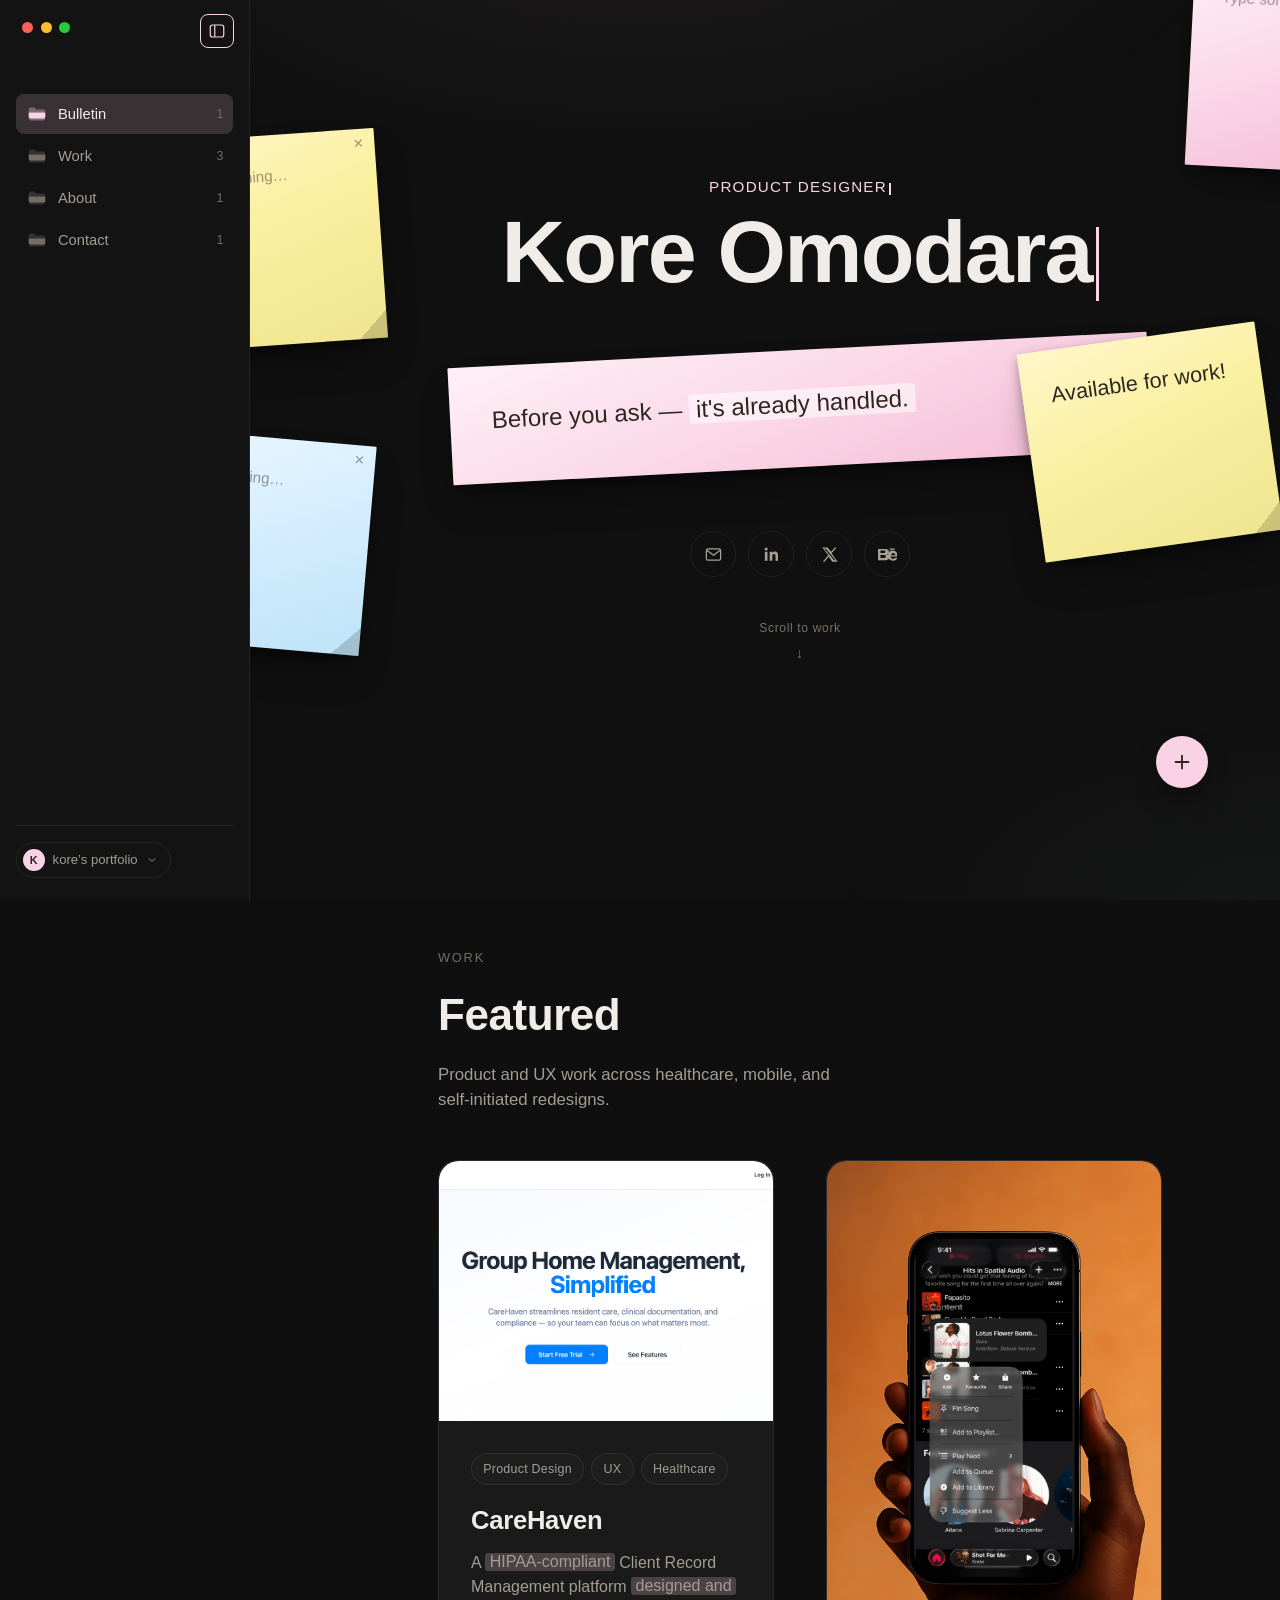
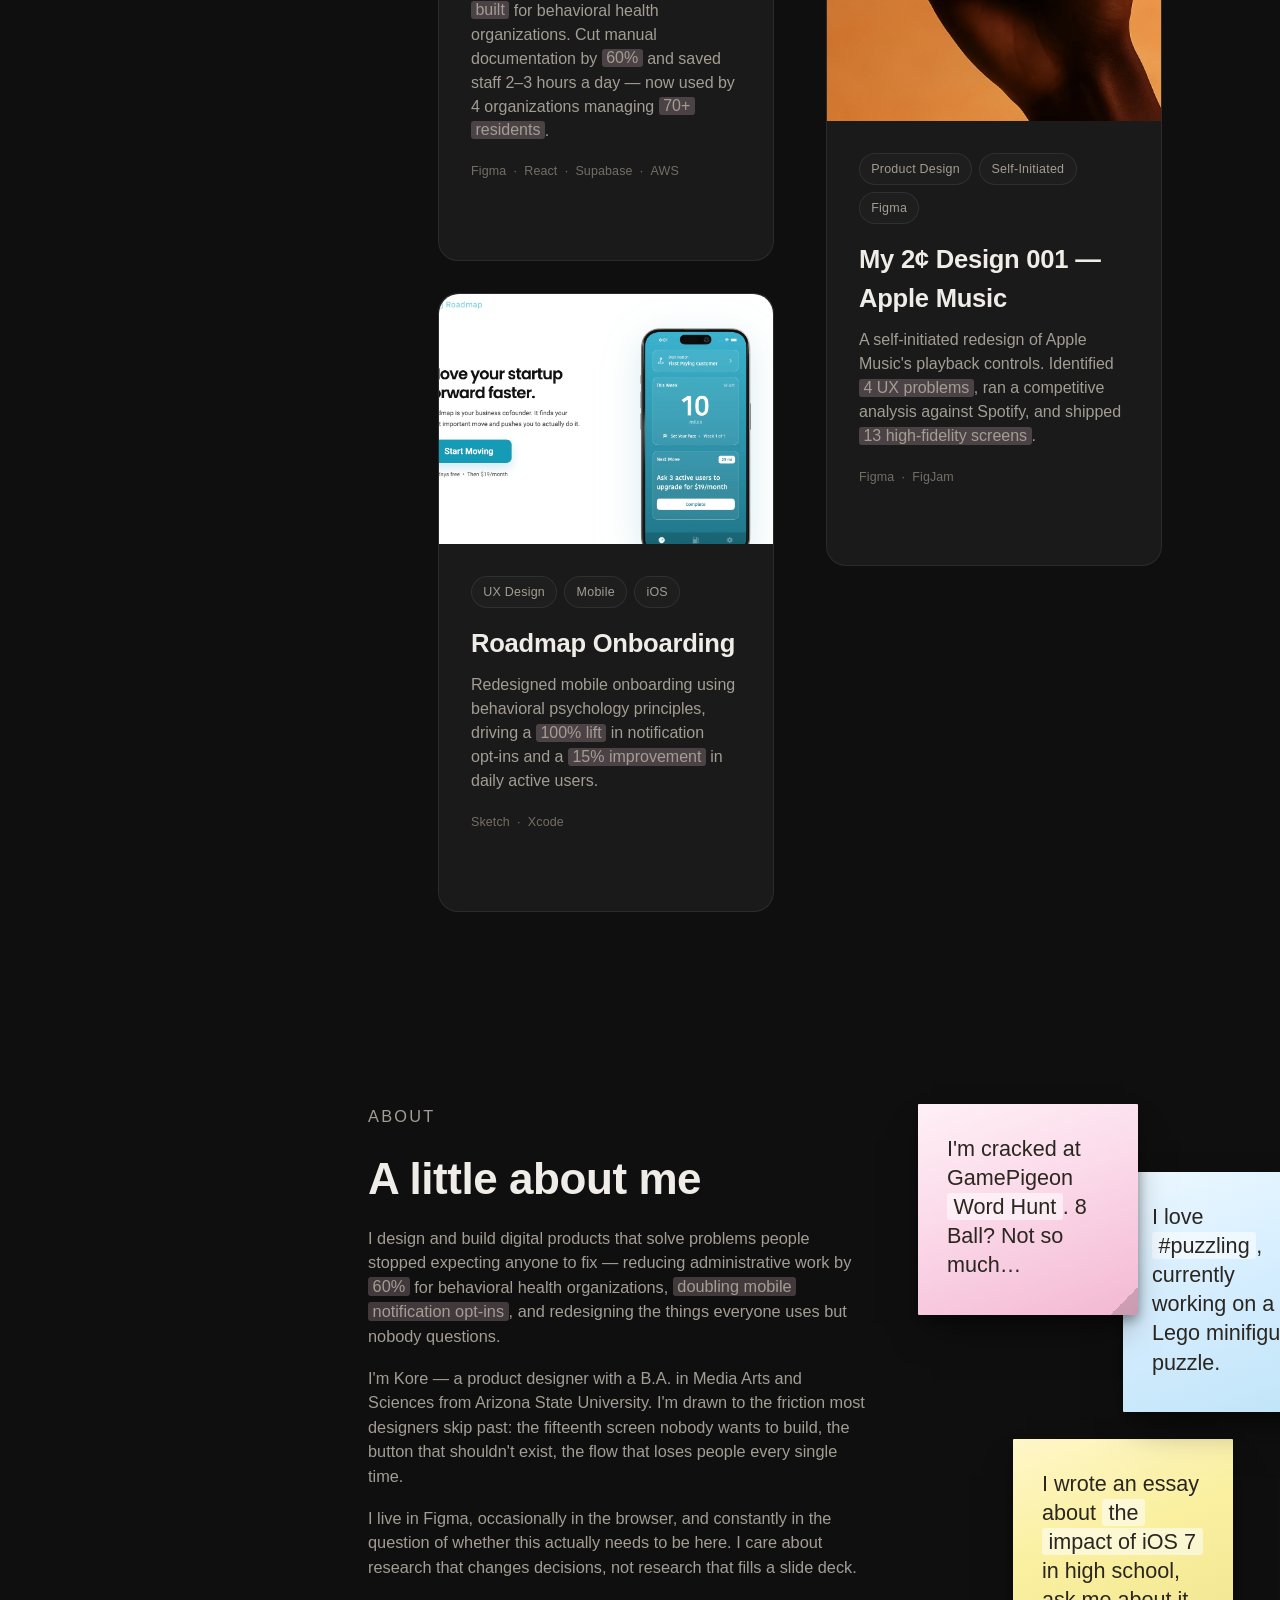
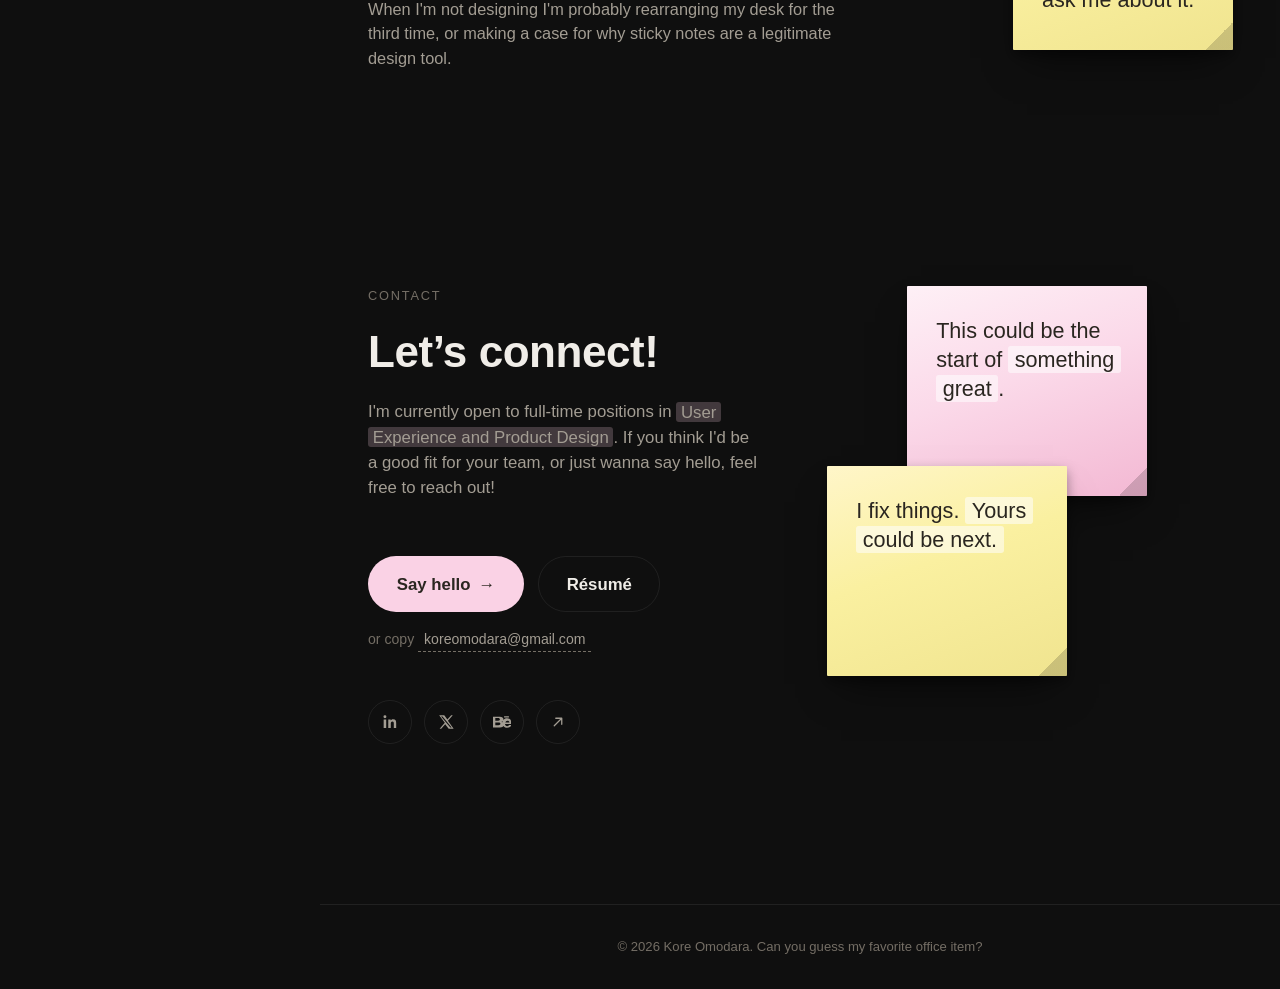
<file: index.html>
<!DOCTYPE html>
<html lang="en">
<head>
<meta charset="UTF-8">
<meta name="viewport" content="width=device-width, initial-scale=1.0">
<title>Kore Omodara</title>
<meta name="description" content="Kore Omodara is a Product &amp; UX Designer designing calm, usable software for messy human problems.">

<meta property="og:type" content="website">
<meta property="og:url" content="https://koreomodara.github.io/Portfolio/">
<meta property="og:title" content="Kore Omodara">
<meta property="og:description" content="Product &amp; UX Designer designing calm, usable software for messy human problems.">
<meta property="og:image" content="https://koreomodara.github.io/Portfolio/cover-preview.png">
<meta name="twitter:card" content="summary_large_image">
<meta name="twitter:title" content="Kore Omodara">
<meta name="twitter:description" content="Product &amp; UX Designer designing calm, usable software for messy human problems.">
<meta name="twitter:image" content="https://koreomodara.github.io/Portfolio/cover-preview.png">

<link rel="icon" type="image/svg+xml" href="data:image/svg+xml,%3Csvg xmlns='http://www.w3.org/2000/svg' viewBox='0 0 100 100'%3E%3Cg transform='rotate(-6 50 50)'%3E%3Crect x='8' y='8' width='84' height='84' rx='4' fill='%23FAF0A0'/%3E%3Cpath d='M92 92 L74 92 L92 74 Z' fill='%23E3D585'/%3E%3Ctext x='50' y='67' font-size='54' font-family='-apple-system, %22SF Pro Display%22, %22Segoe UI%22, sans-serif' font-weight='700' fill='%232A2620' text-anchor='middle'%3EK%3C/text%3E%3C/g%3E%3C/svg%3E">

<link rel="stylesheet" href="style.css">
</head>
<body>

<header class="nav" id="siteNav">
  <div class="sidenav-titlebar" aria-hidden="true">
    <span class="mac-dot dot-red"></span><span class="mac-dot dot-yellow"></span><span class="mac-dot dot-green"></span>
  </div>

  <nav class="nav-links" id="navLinks">
    <a href="#top" class="nav-link" data-section="top">
      <span class="nav-link-icon" aria-hidden="true"><svg viewBox="0 0 24 24" fill="none"><path d="M3 7a2 2 0 012-2h4l2 2h8a2 2 0 012 2v8a2 2 0 01-2 2H5a2 2 0 01-2-2V7z" fill="currentColor" opacity="0.35"/><path d="M3 10.5h18v4.5a2 2 0 01-2 2H5a2 2 0 01-2-2v-4.5z" fill="currentColor"/><path d="M3.3 10.5h17.4" stroke="currentColor" stroke-width="0.6" opacity="0.5"/></svg></span>
      Bulletin
      <span class="nav-link-count">1</span>
    </a>
    <a href="#work" class="nav-link" data-section="work">
      <span class="nav-link-icon" aria-hidden="true"><svg viewBox="0 0 24 24" fill="none"><path d="M3 7a2 2 0 012-2h4l2 2h8a2 2 0 012 2v8a2 2 0 01-2 2H5a2 2 0 01-2-2V7z" fill="currentColor" opacity="0.35"/><path d="M3 10.5h18v4.5a2 2 0 01-2 2H5a2 2 0 01-2-2v-4.5z" fill="currentColor"/><path d="M3.3 10.5h17.4" stroke="currentColor" stroke-width="0.6" opacity="0.5"/></svg></span>
      Work
      <span class="nav-link-count">3</span>
    </a>
    <a href="#about" class="nav-link" data-section="about">
      <span class="nav-link-icon" aria-hidden="true"><svg viewBox="0 0 24 24" fill="none"><path d="M3 7a2 2 0 012-2h4l2 2h8a2 2 0 012 2v8a2 2 0 01-2 2H5a2 2 0 01-2-2V7z" fill="currentColor" opacity="0.35"/><path d="M3 10.5h18v4.5a2 2 0 01-2 2H5a2 2 0 01-2-2v-4.5z" fill="currentColor"/><path d="M3.3 10.5h17.4" stroke="currentColor" stroke-width="0.6" opacity="0.5"/></svg></span>
      About
      <span class="nav-link-count">1</span>
    </a>
    <a href="#contact" class="nav-link" data-section="contact">
      <span class="nav-link-icon" aria-hidden="true"><svg viewBox="0 0 24 24" fill="none"><path d="M3 7a2 2 0 012-2h4l2 2h8a2 2 0 012 2v8a2 2 0 01-2 2H5a2 2 0 01-2-2V7z" fill="currentColor" opacity="0.35"/><path d="M3 10.5h18v4.5a2 2 0 01-2 2H5a2 2 0 01-2-2v-4.5z" fill="currentColor"/><path d="M3.3 10.5h17.4" stroke="currentColor" stroke-width="0.6" opacity="0.5"/></svg></span>
      Contact
      <span class="nav-link-count">1</span>
    </a>
  </nav>

  <div class="sidenav-footer">
    <a href="#top" class="nav-profile">
      <span class="nav-profile-avatar">K</span>
      <span class="nav-profile-text">kore&rsquo;s portfolio</span>
      <svg viewBox="0 0 24 24" fill="none"><path d="M6 9l6 6 6-6" stroke="currentColor" stroke-width="1.8" stroke-linecap="round" stroke-linejoin="round"/></svg>
    </a>
  </div>
</header>

<button class="nav-toggle" id="navToggle" aria-label="Toggle sidebar" aria-expanded="false">
  <svg viewBox="0 0 24 24" fill="none"><rect x="3" y="4" width="18" height="16" rx="3" stroke="currentColor" stroke-width="1.6"/><line x1="9" y1="4" x2="9" y2="20" stroke="currentColor" stroke-width="1.6"/></svg>
</button>

<main>

  <section class="hero" id="top">
    <div class="hero-inner">
      <p class="hero-kicker reveal" id="roleKicker" title="Hover to pause">
        <span id="roleTyped"></span><span class="role-cursor" id="roleCursor" aria-hidden="true"></span>
      </p>

      <h1 class="hero-name" aria-label="Kore Omodara">
        <span id="typedName"></span><span class="typed-cursor" id="typedCursor" aria-hidden="true"></span>
      </h1>

      <div class="hero-sticky-stack reveal">
        <div class="sticky-note sticky-pink hero-sticky">
          <p class="hero-tagline">Before you ask — <span class="sticky-highlight">it's already handled.</span></p>
        </div>
        <a href="#contact" class="sticky-note sticky-yellow hero-sticky-small">
          <p>Available for work!</p>
        </a>
      </div>

      <div class="hero-links reveal">
        <a href="mailto:koreomodara@gmail.com" class="hero-link" aria-label="Email" title="Email">
          <svg viewBox="0 0 24 24" fill="none"><rect x="3" y="5" width="18" height="14" rx="2" stroke="currentColor" stroke-width="1.6"/><path d="M4 7l8 6 8-6" stroke="currentColor" stroke-width="1.6" stroke-linecap="round" stroke-linejoin="round"/></svg>
        </a>
        <a href="https://www.linkedin.com/in/kore-omodara/" class="hero-link" target="_blank" rel="noopener" aria-label="LinkedIn" title="LinkedIn">
          <svg viewBox="0 0 24 24" fill="currentColor"><path d="M6.94 8.5H3.56V20h3.38V8.5zM5.25 7.03a1.96 1.96 0 100-3.92 1.96 1.96 0 000 3.92zM20.45 20h-3.37v-5.6c0-1.34-.03-3.06-1.87-3.06-1.87 0-2.16 1.46-2.16 2.96V20h-3.37V8.5h3.24v1.57h.05c.45-.85 1.56-1.75 3.21-1.75 3.43 0 4.06 2.26 4.06 5.19V20z"/></svg>
        </a>
        <a href="https://twitter.com/korebuilds" class="hero-link" target="_blank" rel="noopener" aria-label="Twitter" title="Twitter · @korebuilds">
          <svg viewBox="0 0 24 24" fill="currentColor"><path d="M18.9 3H21l-6.4 7.32L22.2 21h-6.62l-4.62-6.03L5.6 21H3.5l6.9-7.9L2.9 3h6.76l4.18 5.53L18.9 3zm-1.16 16.2h1.83L7.36 4.7H5.4l12.34 14.5z"/></svg>
        </a>
        <a href="https://www.behance.net/koreomodaraUX" class="hero-link" target="_blank" rel="noopener" aria-label="Behance" title="Behance">
          <svg viewBox="0 0 24 24" fill="currentColor"><path d="M0 4.4v15h9.3c1.5 0 2.7-.3 3.7-1 1-.7 1.5-1.7 1.5-3 0-1-.3-1.8-.9-2.4-.6-.6-1.4-1-2.4-1.1.8-.2 1.5-.6 2-1.2.5-.6.7-1.3.7-2.1 0-1.2-.4-2.1-1.3-2.7-.9-.6-2-.9-3.5-.9H0zm3.1 2.4h3.8c.7 0 1.3.1 1.7.4.4.3.6.7.6 1.3 0 .6-.2 1-.6 1.3-.4.3-1 .4-1.7.4H3.1V6.8zm0 5.7h4.2c.8 0 1.4.2 1.9.5.4.3.7.8.7 1.4 0 .6-.2 1.1-.7 1.4-.4.3-1.1.5-1.9.5H3.1v-3.8zM14.8 6h6.4V4.4h-6.4V6zm9.2 4.1c-.5-1-1.2-1.7-2.1-2.3-.9-.5-1.9-.8-3.1-.8-1.8 0-3.3.6-4.4 1.8-1.1 1.2-1.7 2.7-1.7 4.6 0 1.9.6 3.4 1.7 4.6 1.1 1.2 2.6 1.8 4.5 1.8 1.4 0 2.6-.3 3.6-1 1-.7 1.6-1.6 1.9-2.8h-3c-.2.5-.5.9-.9 1.1-.4.2-.9.4-1.5.4-.9 0-1.6-.3-2.1-.8-.5-.5-.8-1.3-.9-2.2h8.6c0-.2 0-.4 0-.6 0-1.7-.3-3-1-4zm-7.5 2.7c.1-.8.4-1.4.9-1.9.5-.4 1.1-.7 1.8-.7.8 0 1.4.2 1.9.7.5.4.7 1.1.8 1.9h-5.4z"/></svg>
        </a>
      </div>

      <a href="#work" class="hero-scroll-hint reveal" aria-label="Scroll to work">
        <span>Scroll to work</span>
        <span class="hero-scroll-arrow">&darr;</span>
      </a>
    </div>
  </section>

  <section class="work" id="work">
    <div class="section-inner">
      <p class="eyebrow reveal">Work</p>
      <h2 class="section-title reveal">Featured</h2>
      <p class="section-sub reveal">Product and UX work across healthcare, mobile, and self&#8209;initiated redesigns.</p>

      <div class="masonry">

        <article class="project-card reveal" data-project="carehaven" data-case-url="work/carehaven/carehaven.html">
          <div class="project-media media-carehaven">
            <div class="project-media-frame"><img src="work/carehaven/cover.png" alt="CareHaven cover" class="project-cover-img"></div>
            <div class="card-actions">
              <button class="icon-btn pin-btn" data-action="pin" aria-label="Save project" aria-pressed="false">
                <svg viewBox="0 0 24 24" fill="none"><path d="M7 3h10a1 1 0 011 1v17l-6-4-6 4V4a1 1 0 011-1z" stroke="currentColor" stroke-width="1.6" stroke-linejoin="round"/></svg>
              </button>
              <button class="icon-btn like-btn" data-action="like" aria-label="Like project" aria-pressed="false">
                <svg viewBox="0 0 24 24" fill="none"><path d="M20.84 4.61a5.5 5.5 0 00-7.78 0L12 5.67l-1.06-1.06a5.5 5.5 0 00-7.78 7.78l1.06 1.06L12 21.23l7.78-7.78 1.06-1.06a5.5 5.5 0 000-7.78z" stroke="currentColor" stroke-width="1.6" stroke-linejoin="round" stroke-linecap="round"/></svg>
              </button>
              <button class="icon-btn share-btn" data-action="share" aria-label="Share project">
                <svg viewBox="0 0 24 24" fill="none"><path d="M12 3v12M12 3l-4 4M12 3l4 4M4 13v6a2 2 0 002 2h12a2 2 0 002-2v-6" stroke="currentColor" stroke-width="1.7" stroke-linecap="round" stroke-linejoin="round"/></svg>
              </button>
            </div>
          </div>
          <div class="project-body">
            <div class="project-tags">
              <span class="tag">Product Design</span>
              <span class="tag">UX</span>
              <span class="tag">Healthcare</span>
            </div>
            <h3 class="project-title">CareHaven</h3>
            <p class="project-desc">A <span class="highlight">HIPAA&#8209;compliant</span> Client Record Management platform <span class="highlight">designed and built</span> for behavioral health organizations. Cut manual documentation by <span class="highlight">60%</span> and saved staff 2&ndash;3 hours a day &mdash; now used by 4 organizations managing <span class="highlight">70+ residents</span>.</p>
            <div class="project-tools">
              <span class="tool-tag">Figma</span>
              <span class="tool-tag">React</span>
              <span class="tool-tag">Supabase</span>
              <span class="tool-tag">AWS</span>
            </div>
            <a href="work/carehaven/carehaven.html" class="project-cta">View case study <span class="arrow">&rarr;</span></a>
          </div>
        </article>

        <article class="project-card reveal" data-project="roadmap" data-case-url="work/roadmap/roadmap.html">
          <div class="project-media media-roadmap">
            <div class="project-media-frame"><img src="work/roadmap/roadmap%20cover.png" alt="Roadmap onboarding redesign cover" class="project-cover-img"></div>
            <div class="card-actions">
              <button class="icon-btn pin-btn" data-action="pin" aria-label="Save project" aria-pressed="false">
                <svg viewBox="0 0 24 24" fill="none"><path d="M7 3h10a1 1 0 011 1v17l-6-4-6 4V4a1 1 0 011-1z" stroke="currentColor" stroke-width="1.6" stroke-linejoin="round"/></svg>
              </button>
              <button class="icon-btn like-btn" data-action="like" aria-label="Like project" aria-pressed="false">
                <svg viewBox="0 0 24 24" fill="none"><path d="M20.84 4.61a5.5 5.5 0 00-7.78 0L12 5.67l-1.06-1.06a5.5 5.5 0 00-7.78 7.78l1.06 1.06L12 21.23l7.78-7.78 1.06-1.06a5.5 5.5 0 000-7.78z" stroke="currentColor" stroke-width="1.6" stroke-linejoin="round" stroke-linecap="round"/></svg>
              </button>
              <button class="icon-btn share-btn" data-action="share" aria-label="Share project">
                <svg viewBox="0 0 24 24" fill="none"><path d="M12 3v12M12 3l-4 4M12 3l4 4M4 13v6a2 2 0 002 2h12a2 2 0 002-2v-6" stroke="currentColor" stroke-width="1.7" stroke-linecap="round" stroke-linejoin="round"/></svg>
              </button>
            </div>
          </div>
          <div class="project-body">
            <div class="project-tags">
              <span class="tag">UX Design</span>
              <span class="tag">Mobile</span>
              <span class="tag">iOS</span>
            </div>
            <h3 class="project-title">Roadmap Onboarding</h3>
            <p class="project-desc">Redesigned mobile onboarding using behavioral psychology principles, driving a <span class="highlight">100% lift</span> in notification opt&#8209;ins and a <span class="highlight">15% improvement</span> in daily active users.</p>
            <div class="project-tools">
              <span class="tool-tag">Sketch</span>
              <span class="tool-tag">Xcode</span>
            </div>
            <a href="work/roadmap/roadmap.html" class="project-cta">View case study <span class="arrow">&rarr;</span></a>
          </div>
        </article>

        <article class="project-card reveal" data-project="twocents" data-case-url="work/2c%20redesign/twocents.html">
          <div class="project-media media-twocents">
            <div class="project-media-frame"><img src="work/2c%20redesign/cover.png" alt="My 2&cent; Design 001 — Apple Music redesign cover" class="project-cover-img"></div>
            <div class="card-actions">
              <button class="icon-btn pin-btn" data-action="pin" aria-label="Save project" aria-pressed="false">
                <svg viewBox="0 0 24 24" fill="none"><path d="M7 3h10a1 1 0 011 1v17l-6-4-6 4V4a1 1 0 011-1z" stroke="currentColor" stroke-width="1.6" stroke-linejoin="round"/></svg>
              </button>
              <button class="icon-btn like-btn" data-action="like" aria-label="Like project" aria-pressed="false">
                <svg viewBox="0 0 24 24" fill="none"><path d="M20.84 4.61a5.5 5.5 0 00-7.78 0L12 5.67l-1.06-1.06a5.5 5.5 0 00-7.78 7.78l1.06 1.06L12 21.23l7.78-7.78 1.06-1.06a5.5 5.5 0 000-7.78z" stroke="currentColor" stroke-width="1.6" stroke-linejoin="round" stroke-linecap="round"/></svg>
              </button>
              <button class="icon-btn share-btn" data-action="share" aria-label="Share project">
                <svg viewBox="0 0 24 24" fill="none"><path d="M12 3v12M12 3l-4 4M12 3l4 4M4 13v6a2 2 0 002 2h12a2 2 0 002-2v-6" stroke="currentColor" stroke-width="1.7" stroke-linecap="round" stroke-linejoin="round"/></svg>
              </button>
            </div>
          </div>
          <div class="project-body">
            <div class="project-tags">
              <span class="tag">Product Design</span>
              <span class="tag">Self&#8209;Initiated</span>
              <span class="tag">Figma</span>
            </div>
            <h3 class="project-title">My 2&cent; Design 001 &mdash; Apple Music</h3>
            <p class="project-desc">A self&#8209;initiated redesign of Apple Music's playback controls. Identified <span class="highlight">4 UX problems</span>, ran a competitive analysis against Spotify, and shipped <span class="highlight">13 high&#8209;fidelity screens</span>.</p>
            <div class="project-tools">
              <span class="tool-tag">Figma</span>
              <span class="tool-tag">FigJam</span>
            </div>
            <a href="work/2c%20redesign/twocents.html" class="project-cta">View case study <span class="arrow">&rarr;</span></a>
          </div>
        </article>

      </div>
    </div>
  </section>

  <section class="about" id="about">
    <div class="section-inner about-grid">
      <div class="about-copy reveal">
        <p class="eyebrow">About</p>
        <h2 class="section-title">A little about me</h2>
        <p>I design and build digital products that solve problems people stopped expecting anyone to fix &mdash; reducing administrative work by <span class="highlight">60%</span> for behavioral health organizations, <span class="highlight">doubling mobile notification opt&#8209;ins</span>, and redesigning the things everyone uses but nobody questions.</p>
        <p>I'm Kore &mdash; a product designer with a B.A. in Media Arts and Sciences from Arizona State University. I'm drawn to the friction most designers skip past: the fifteenth screen nobody wants to build, the button that shouldn't exist, the flow that loses people every single time.</p>
        <p>I live in Figma, occasionally in the browser, and constantly in the question of whether this actually needs to be here. I care about research that changes decisions, not research that fills a slide deck.</p>
        <p>When I'm not designing I'm probably rearranging my desk for the third time, or making a case for why sticky notes are a legitimate design tool.</p>
      </div>
      <div class="note-cluster">
        <div class="sticky-note sticky-pink about-sticky about-sticky-1 reveal">
          I'm cracked at GamePigeon <span class="sticky-highlight">Word Hunt</span>. 8 Ball? Not so much&hellip;
        </div>
        <div class="sticky-note sticky-blue about-sticky about-sticky-2 reveal">
          I love <span class="sticky-highlight">#puzzling</span>, currently working on a Lego minifigure puzzle.
        </div>
        <div class="sticky-note sticky-yellow about-sticky about-sticky-3 reveal">
          I wrote an essay about <span class="sticky-highlight">the impact of iOS 7</span> in high school, ask me about it.
        </div>
      </div>
    </div>
  </section>

  <section class="contact" id="contact">
    <div class="section-inner contact-inner">
      <div class="contact-copy">
        <p class="eyebrow reveal">Contact</p>
        <h2 class="section-title reveal">Let&rsquo;s connect!</h2>
        <p class="section-sub reveal">I'm currently open to full&#8209;time positions in <span class="highlight">User Experience and Product Design</span>. If you think I'd be a good fit for your team, or just wanna say hello, feel free to reach out!</p>
        <div class="contact-actions">
          <a href="mailto:koreomodara@gmail.com?subject=Hey%20Kore" class="btn-primary reveal" id="contactEmailBtn">Say hello <span class="arrow">&rarr;</span></a>
          <a href="work/updatedResumeA.pdf" class="btn-secondary reveal" target="_blank" rel="noopener">R&eacute;sum&eacute;</a>
        </div>
        <p class="contact-email-sub reveal">or copy <button type="button" class="email-copy-btn" id="copyEmailBtn">koreomodara@gmail.com</button></p>

        <div class="footer-links reveal">
        <a href="https://www.linkedin.com/in/kore-omodara/" target="_blank" rel="noopener" aria-label="LinkedIn" title="LinkedIn">
          <svg viewBox="0 0 24 24" fill="currentColor"><path d="M6.94 8.5H3.56V20h3.38V8.5zM5.25 7.03a1.96 1.96 0 100-3.92 1.96 1.96 0 000 3.92zM20.45 20h-3.37v-5.6c0-1.34-.03-3.06-1.87-3.06-1.87 0-2.16 1.46-2.16 2.96V20h-3.37V8.5h3.24v1.57h.05c.45-.85 1.56-1.75 3.21-1.75 3.43 0 4.06 2.26 4.06 5.19V20z"/></svg>
        </a>
        <a href="https://twitter.com/korebuilds" target="_blank" rel="noopener" aria-label="Twitter" title="Twitter · @korebuilds">
          <svg viewBox="0 0 24 24" fill="currentColor"><path d="M18.9 3H21l-6.4 7.32L22.2 21h-6.62l-4.62-6.03L5.6 21H3.5l6.9-7.9L2.9 3h6.76l4.18 5.53L18.9 3zm-1.16 16.2h1.83L7.36 4.7H5.4l12.34 14.5z"/></svg>
        </a>
        <a href="https://www.behance.net/koreomodaraUX" target="_blank" rel="noopener" aria-label="Behance" title="Behance">
          <svg viewBox="0 0 24 24" fill="currentColor"><path d="M0 4.4v15h9.3c1.5 0 2.7-.3 3.7-1 1-.7 1.5-1.7 1.5-3 0-1-.3-1.8-.9-2.4-.6-.6-1.4-1-2.4-1.1.8-.2 1.5-.6 2-1.2.5-.6.7-1.3.7-2.1 0-1.2-.4-2.1-1.3-2.7-.9-.6-2-.9-3.5-.9H0zm3.1 2.4h3.8c.7 0 1.3.1 1.7.4.4.3.6.7.6 1.3 0 .6-.2 1-.6 1.3-.4.3-1 .4-1.7.4H3.1V6.8zm0 5.7h4.2c.8 0 1.4.2 1.9.5.4.3.7.8.7 1.4 0 .6-.2 1.1-.7 1.4-.4.3-1.1.5-1.9.5H3.1v-3.8zM14.8 6h6.4V4.4h-6.4V6zm9.2 4.1c-.5-1-1.2-1.7-2.1-2.3-.9-.5-1.9-.8-3.1-.8-1.8 0-3.3.6-4.4 1.8-1.1 1.2-1.7 2.7-1.7 4.6 0 1.9.6 3.4 1.7 4.6 1.1 1.2 2.6 1.8 4.5 1.8 1.4 0 2.6-.3 3.6-1 1-.7 1.6-1.6 1.9-2.8h-3c-.2.5-.5.9-.9 1.1-.4.2-.9.4-1.5.4-.9 0-1.6-.3-2.1-.8-.5-.5-.8-1.3-.9-2.2h8.6c0-.2 0-.4 0-.6 0-1.7-.3-3-1-4zm-7.5 2.7c.1-.8.4-1.4.9-1.9.5-.4 1.1-.7 1.8-.7.8 0 1.4.2 1.9.7.5.4.7 1.1.8 1.9h-5.4z"/></svg>
        </a>
        <a href="https://tinyurl.com/Kore-Omodara" target="_blank" rel="noopener" aria-label="Full portfolio" title="Full portfolio">
          <svg viewBox="0 0 24 24" fill="none"><path d="M7 17L17 7M17 7H9M17 7v8" stroke="currentColor" stroke-width="1.7" stroke-linecap="round" stroke-linejoin="round"/></svg>
        </a>
        </div>
      </div>

      <div class="contact-sticky-cluster">
        <div class="sticky-note sticky-pink contact-sticky static-sticky reveal">
          This could be the start of <span class="sticky-highlight">something great</span>.
        </div>
        <a href="https://www.linkedin.com/in/kore-omodara/" target="_blank" rel="noopener" class="sticky-note sticky-yellow contact-sticky-2 reveal">
          I fix things. <span class="sticky-highlight">Yours could be next.</span>
        </a>
      </div>
    </div>
  </section>

</main>

<footer class="site-footer">
  <p>&copy; 2026 Kore Omodara. Can you guess my favorite office item?</p>
</footer>

<script src="script.js"></script>
</body>
</html>
</file>
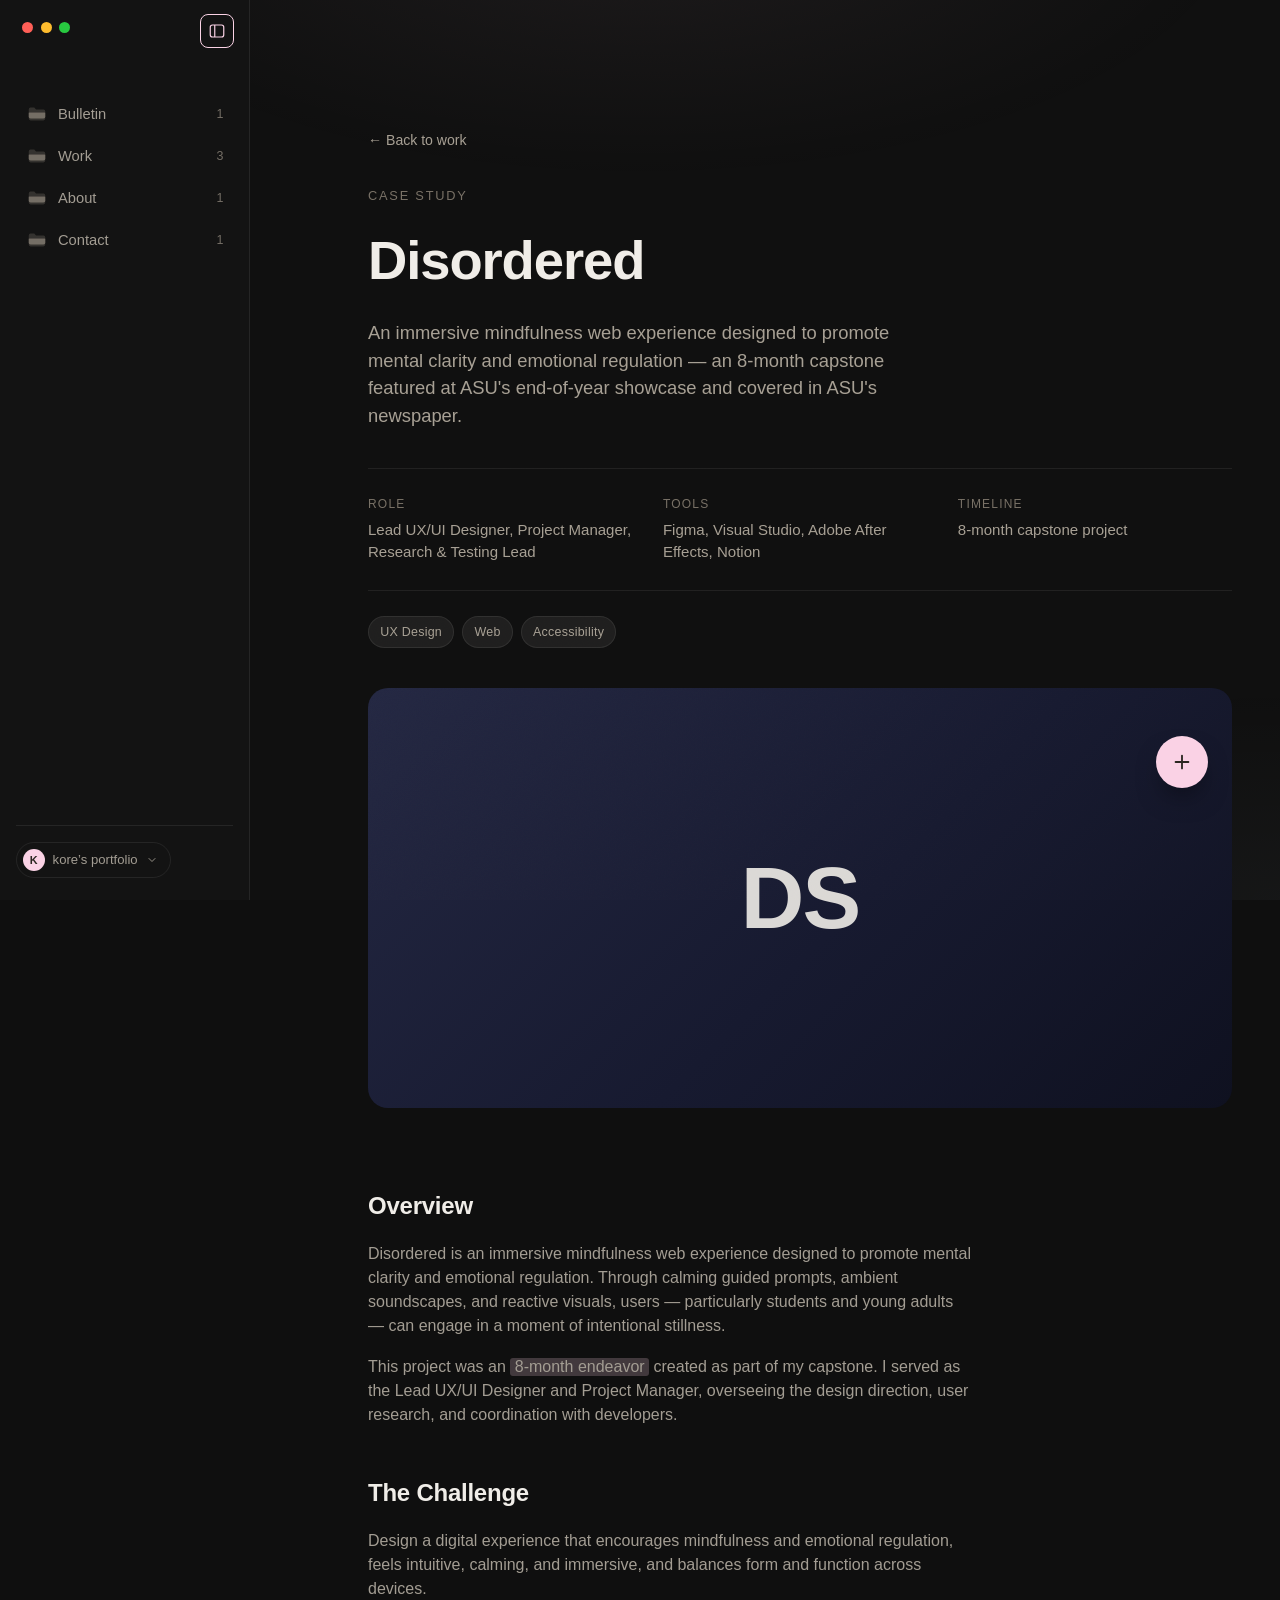
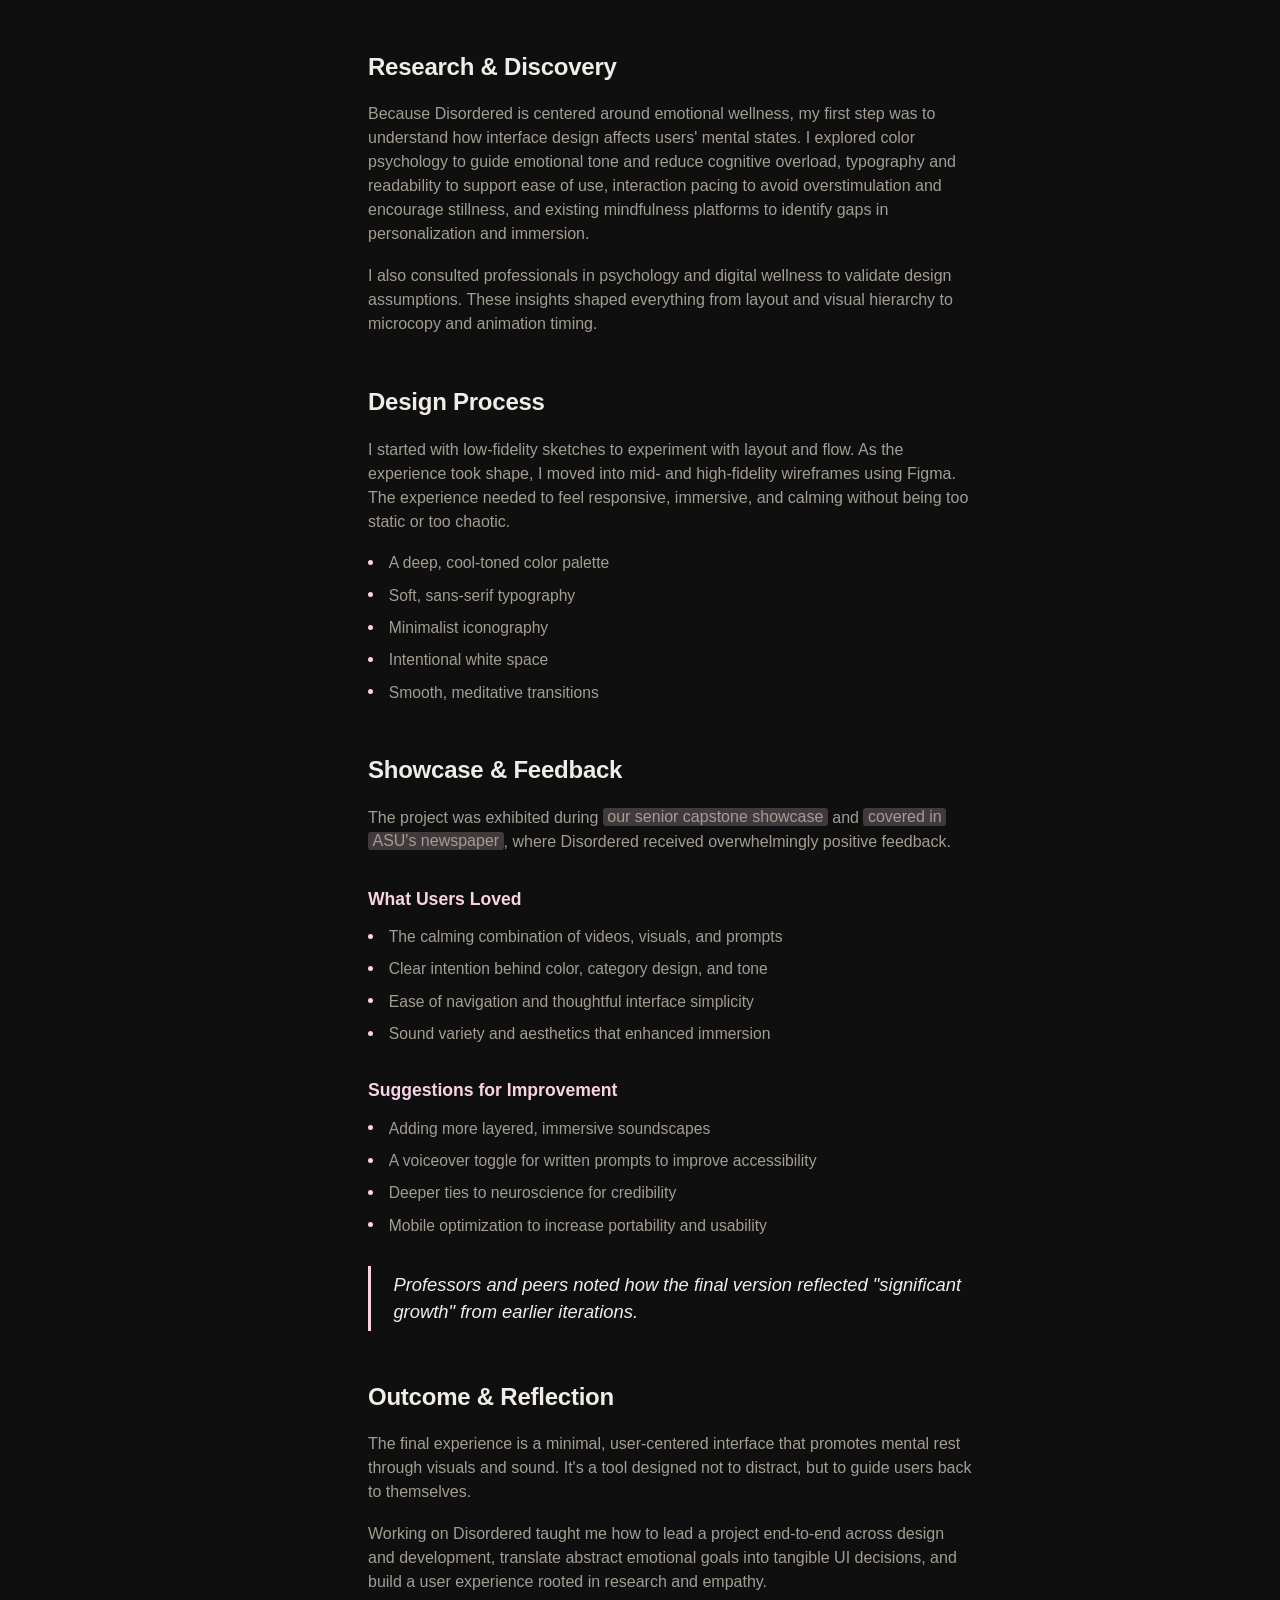
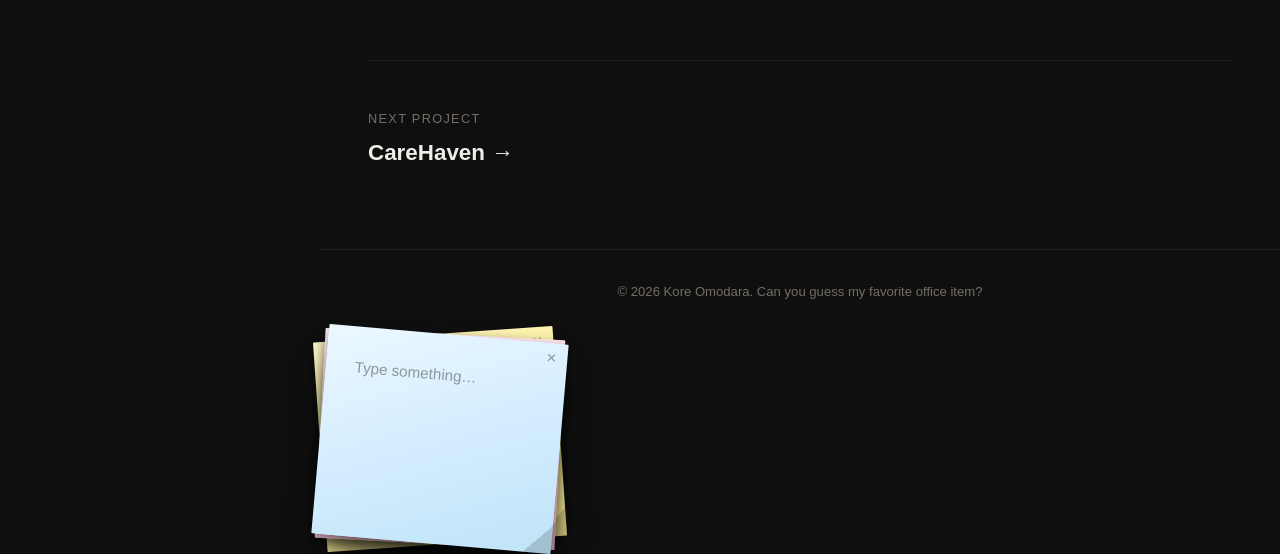
<file: work/disordered.html>
<!DOCTYPE html>
<html lang="en">
<head>
<meta charset="UTF-8">
<meta name="viewport" content="width=device-width, initial-scale=1.0">
<title>Disordered — Kore Omodara</title>
<meta name="description" content="An immersive mindfulness web experience designed to promote mental clarity and emotional regulation — an 8-month UX capstone.">

<link rel="icon" type="image/svg+xml" href="data:image/svg+xml,%3Csvg xmlns='http://www.w3.org/2000/svg' viewBox='0 0 100 100'%3E%3Cg transform='rotate(-6 50 50)'%3E%3Crect x='8' y='8' width='84' height='84' rx='4' fill='%23FAF0A0'/%3E%3Cpath d='M92 92 L74 92 L92 74 Z' fill='%23E3D585'/%3E%3Ctext x='50' y='67' font-size='54' font-family='-apple-system, %22SF Pro Display%22, %22Segoe UI%22, sans-serif' font-weight='700' fill='%232A2620' text-anchor='middle'%3EK%3C/text%3E%3C/g%3E%3C/svg%3E">

<link rel="stylesheet" href="../style.css">
</head>
<body>

<header class="nav" id="siteNav">
  <div class="sidenav-titlebar" aria-hidden="true">
    <span class="mac-dot dot-red"></span><span class="mac-dot dot-yellow"></span><span class="mac-dot dot-green"></span>
  </div>

  <nav class="nav-links" id="navLinks">
    <a href="../index.html#top" class="nav-link">
      <span class="nav-link-icon" aria-hidden="true"><svg viewBox="0 0 24 24" fill="none"><path d="M3 7a2 2 0 012-2h4l2 2h8a2 2 0 012 2v8a2 2 0 01-2 2H5a2 2 0 01-2-2V7z" fill="currentColor" opacity="0.35"/><path d="M3 10.5h18v4.5a2 2 0 01-2 2H5a2 2 0 01-2-2v-4.5z" fill="currentColor"/><path d="M3.3 10.5h17.4" stroke="currentColor" stroke-width="0.6" opacity="0.5"/></svg></span>
      Bulletin
      <span class="nav-link-count">1</span>
    </a>
    <a href="../index.html#work" class="nav-link">
      <span class="nav-link-icon" aria-hidden="true"><svg viewBox="0 0 24 24" fill="none"><path d="M3 7a2 2 0 012-2h4l2 2h8a2 2 0 012 2v8a2 2 0 01-2 2H5a2 2 0 01-2-2V7z" fill="currentColor" opacity="0.35"/><path d="M3 10.5h18v4.5a2 2 0 01-2 2H5a2 2 0 01-2-2v-4.5z" fill="currentColor"/><path d="M3.3 10.5h17.4" stroke="currentColor" stroke-width="0.6" opacity="0.5"/></svg></span>
      Work
      <span class="nav-link-count">3</span>
    </a>
    <a href="../index.html#about" class="nav-link">
      <span class="nav-link-icon" aria-hidden="true"><svg viewBox="0 0 24 24" fill="none"><path d="M3 7a2 2 0 012-2h4l2 2h8a2 2 0 012 2v8a2 2 0 01-2 2H5a2 2 0 01-2-2V7z" fill="currentColor" opacity="0.35"/><path d="M3 10.5h18v4.5a2 2 0 01-2 2H5a2 2 0 01-2-2v-4.5z" fill="currentColor"/><path d="M3.3 10.5h17.4" stroke="currentColor" stroke-width="0.6" opacity="0.5"/></svg></span>
      About
      <span class="nav-link-count">1</span>
    </a>
    <a href="../index.html#contact" class="nav-link">
      <span class="nav-link-icon" aria-hidden="true"><svg viewBox="0 0 24 24" fill="none"><path d="M3 7a2 2 0 012-2h4l2 2h8a2 2 0 012 2v8a2 2 0 01-2 2H5a2 2 0 01-2-2V7z" fill="currentColor" opacity="0.35"/><path d="M3 10.5h18v4.5a2 2 0 01-2 2H5a2 2 0 01-2-2v-4.5z" fill="currentColor"/><path d="M3.3 10.5h17.4" stroke="currentColor" stroke-width="0.6" opacity="0.5"/></svg></span>
      Contact
      <span class="nav-link-count">1</span>
    </a>
  </nav>

  <div class="sidenav-footer">
    <a href="../index.html#top" class="nav-profile">
      <span class="nav-profile-avatar">K</span>
      <span class="nav-profile-text">kore&rsquo;s portfolio</span>
      <svg viewBox="0 0 24 24" fill="none"><path d="M6 9l6 6 6-6" stroke="currentColor" stroke-width="1.8" stroke-linecap="round" stroke-linejoin="round"/></svg>
    </a>
  </div>
</header>

<button class="nav-toggle" id="navToggle" aria-label="Toggle sidebar" aria-expanded="false">
  <svg viewBox="0 0 24 24" fill="none"><rect x="3" y="4" width="18" height="16" rx="3" stroke="currentColor" stroke-width="1.6"/><line x1="9" y1="4" x2="9" y2="20" stroke="currentColor" stroke-width="1.6"/></svg>
</button>

<main class="case-study">

  <article class="case-hero">
    <a href="../index.html#work" class="back-link">&larr; Back to work</a>
    <p class="eyebrow reveal">Case Study</p>
    <h1 class="case-title reveal">Disordered</h1>
    <p class="case-tagline reveal">An immersive mindfulness web experience designed to promote mental clarity and emotional regulation &mdash; an 8&#8209;month capstone featured at ASU's end&#8209;of&#8209;year showcase and covered in ASU's newspaper.</p>

    <div class="case-meta reveal">
      <div>
        <span>Role</span>
        <p>Lead UX/UI Designer, Project Manager, Research &amp; Testing Lead</p>
      </div>
      <div>
        <span>Tools</span>
        <p>Figma, Visual Studio, Adobe After Effects, Notion</p>
      </div>
      <div>
        <span>Timeline</span>
        <p>8&#8209;month capstone project</p>
      </div>
    </div>

    <div class="case-tags reveal">
      <span class="tag">UX Design</span>
      <span class="tag">Web</span>
      <span class="tag">Accessibility</span>
    </div>
  </article>

  <div class="case-media-banner media-disordered reveal"><span class="media-mark">DS</span></div>

  <section class="case-body">
    <div class="case-content">

      <h2 class="reveal">Overview</h2>
      <p class="reveal">Disordered is an immersive mindfulness web experience designed to promote mental clarity and emotional regulation. Through calming guided prompts, ambient soundscapes, and reactive visuals, users &mdash; particularly students and young adults &mdash; can engage in a moment of intentional stillness.</p>
      <p class="reveal">This project was an <span class="highlight">8&#8209;month endeavor</span> created as part of my capstone. I served as the Lead UX/UI Designer and Project Manager, overseeing the design direction, user research, and coordination with developers.</p>

      <h2 class="reveal">The Challenge</h2>
      <p class="reveal">Design a digital experience that encourages mindfulness and emotional regulation, feels intuitive, calming, and immersive, and balances form and function across devices.</p>

      <h2 class="reveal">Research &amp; Discovery</h2>
      <p class="reveal">Because Disordered is centered around emotional wellness, my first step was to understand how interface design affects users' mental states. I explored color psychology to guide emotional tone and reduce cognitive overload, typography and readability to support ease of use, interaction pacing to avoid overstimulation and encourage stillness, and existing mindfulness platforms to identify gaps in personalization and immersion.</p>
      <p class="reveal">I also consulted professionals in psychology and digital wellness to validate design assumptions. These insights shaped everything from layout and visual hierarchy to microcopy and animation timing.</p>

      <h2 class="reveal">Design Process</h2>
      <p class="reveal">I started with low&#8209;fidelity sketches to experiment with layout and flow. As the experience took shape, I moved into mid&#8209; and high&#8209;fidelity wireframes using Figma. The experience needed to feel responsive, immersive, and calming without being too static or too chaotic.</p>
      <ul class="reveal">
        <li>A deep, cool&#8209;toned color palette</li>
        <li>Soft, sans&#8209;serif typography</li>
        <li>Minimalist iconography</li>
        <li>Intentional white space</li>
        <li>Smooth, meditative transitions</li>
      </ul>

      <h2 class="reveal">Showcase &amp; Feedback</h2>
      <p class="reveal">The project was exhibited during <span class="highlight">our senior capstone showcase</span> and <span class="highlight">covered in ASU's newspaper</span>, where Disordered received overwhelmingly positive feedback.</p>
      <h3 class="reveal">What Users Loved</h3>
      <ul class="reveal">
        <li>The calming combination of videos, visuals, and prompts</li>
        <li>Clear intention behind color, category design, and tone</li>
        <li>Ease of navigation and thoughtful interface simplicity</li>
        <li>Sound variety and aesthetics that enhanced immersion</li>
      </ul>
      <h3 class="reveal">Suggestions for Improvement</h3>
      <ul class="reveal">
        <li>Adding more layered, immersive soundscapes</li>
        <li>A voiceover toggle for written prompts to improve accessibility</li>
        <li>Deeper ties to neuroscience for credibility</li>
        <li>Mobile optimization to increase portability and usability</li>
      </ul>
      <blockquote class="pull-quote reveal">Professors and peers noted how the final version reflected "significant growth" from earlier iterations.</blockquote>

      <h2 class="reveal">Outcome &amp; Reflection</h2>
      <p class="reveal">The final experience is a minimal, user&#8209;centered interface that promotes mental rest through visuals and sound. It's a tool designed not to distract, but to guide users back to themselves.</p>
      <p class="reveal">Working on Disordered taught me how to lead a project end&#8209;to&#8209;end across design and development, translate abstract emotional goals into tangible UI decisions, and build a user experience rooted in research and empathy.</p>

    </div>
  </section>

  <section class="case-next reveal">
    <p>Next project</p>
    <a href="carehaven/carehaven.html">CareHaven &rarr;</a>
  </section>

</main>

<footer class="site-footer">
  <p>&copy; 2026 Kore Omodara. Can you guess my favorite office item?</p>
</footer>

<script src="../script.js"></script>
</body>
</html>
</file>
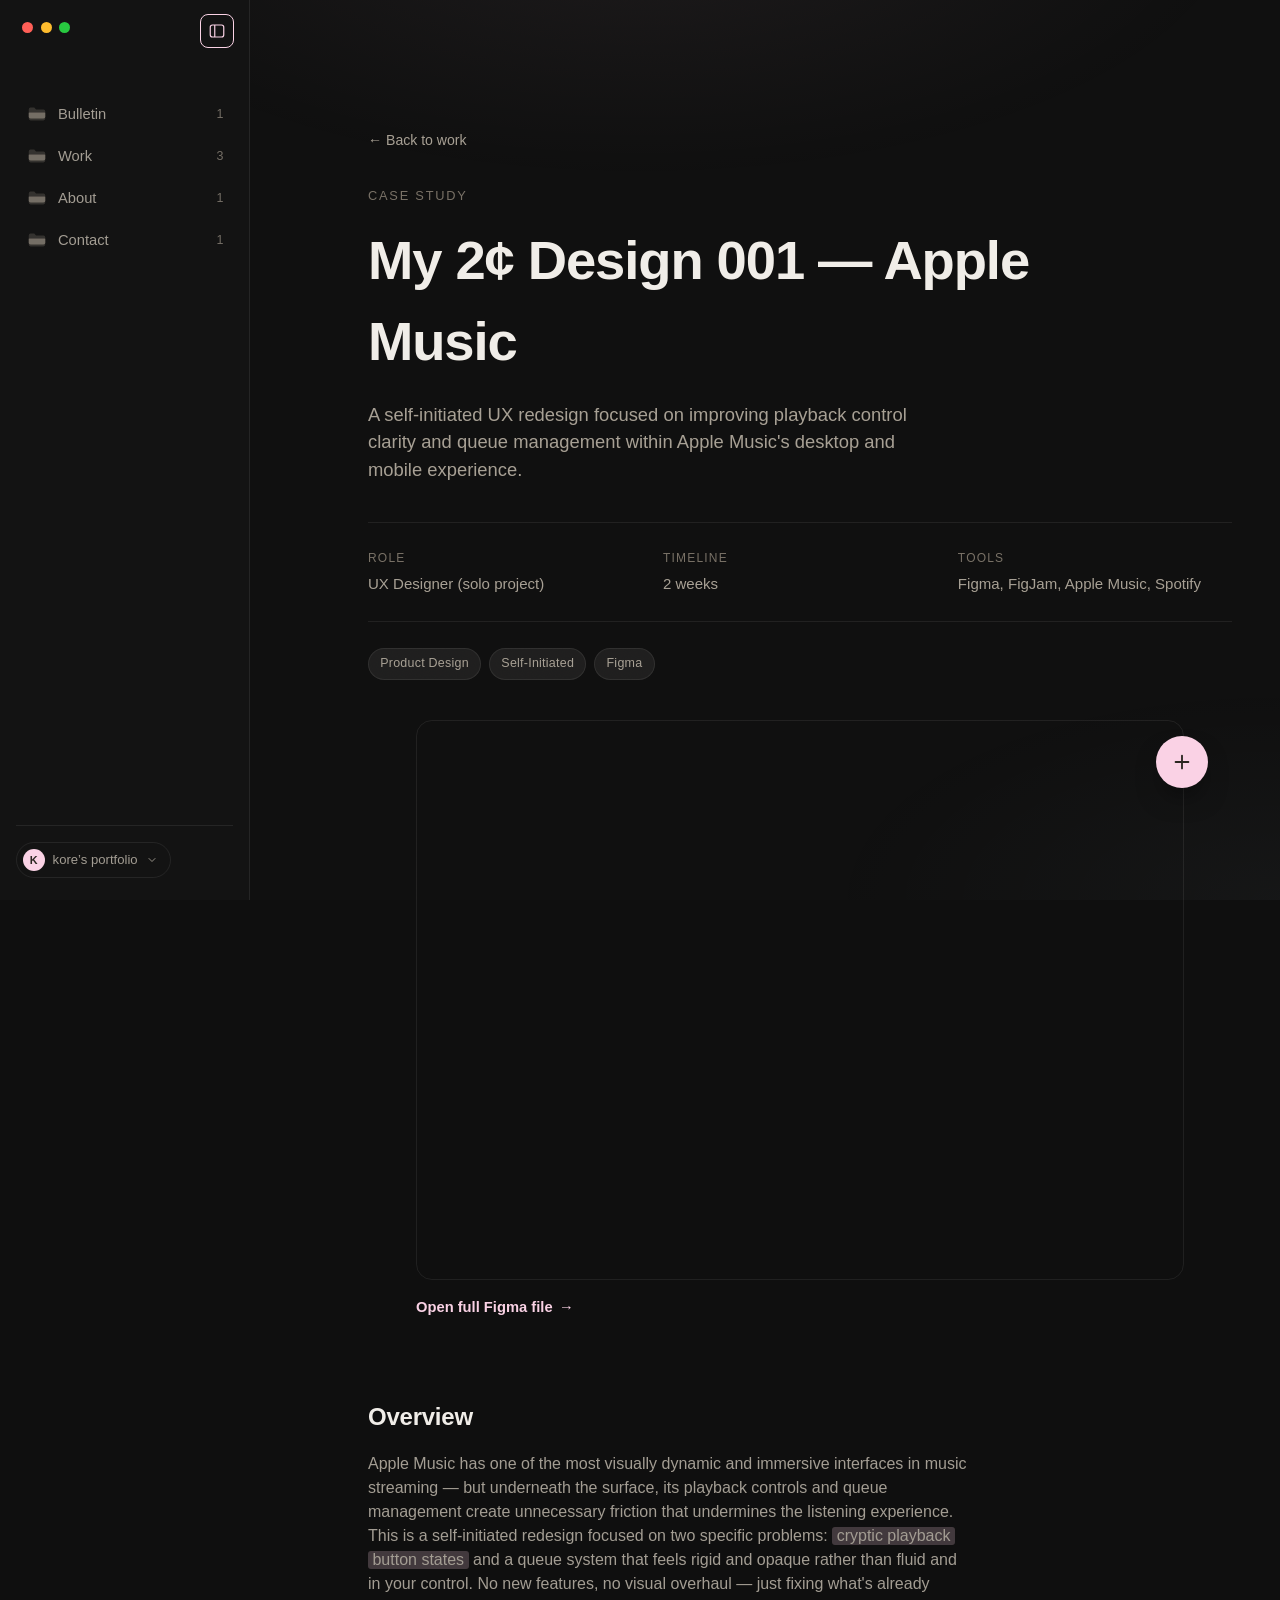
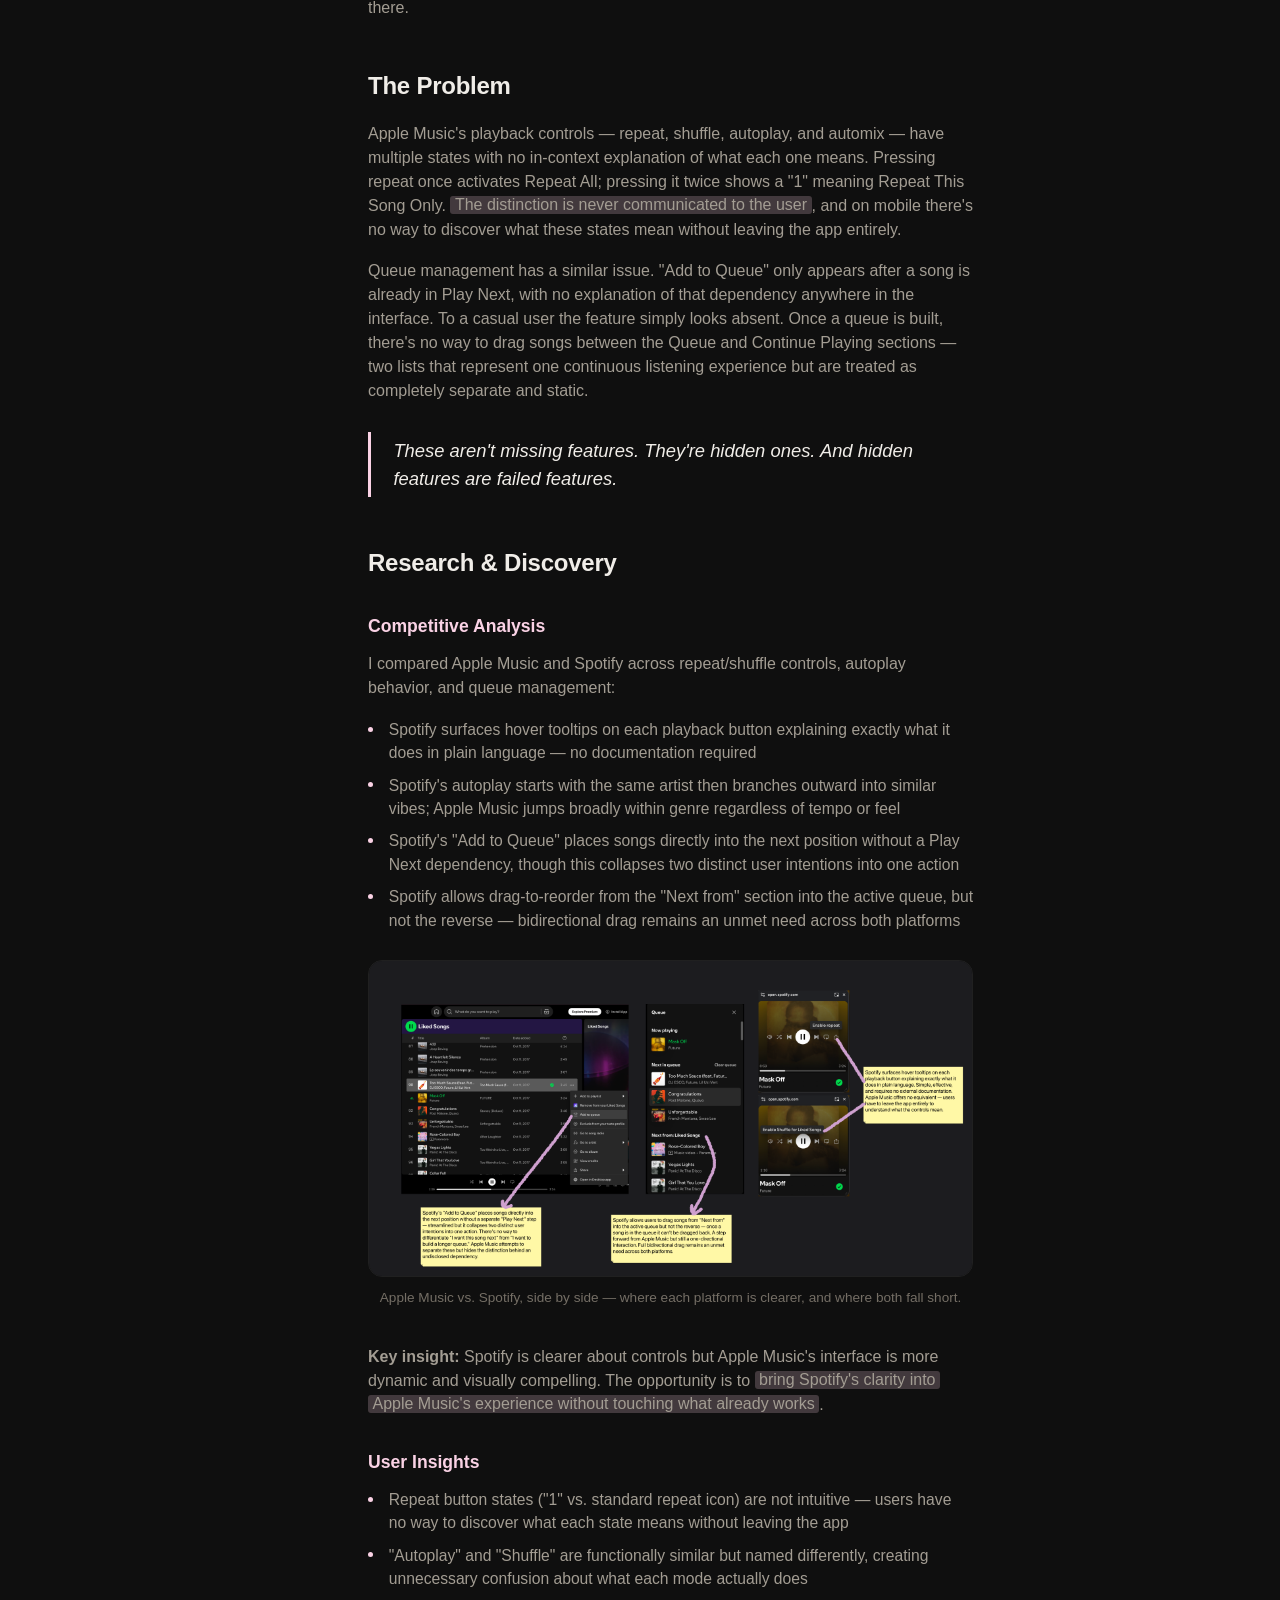
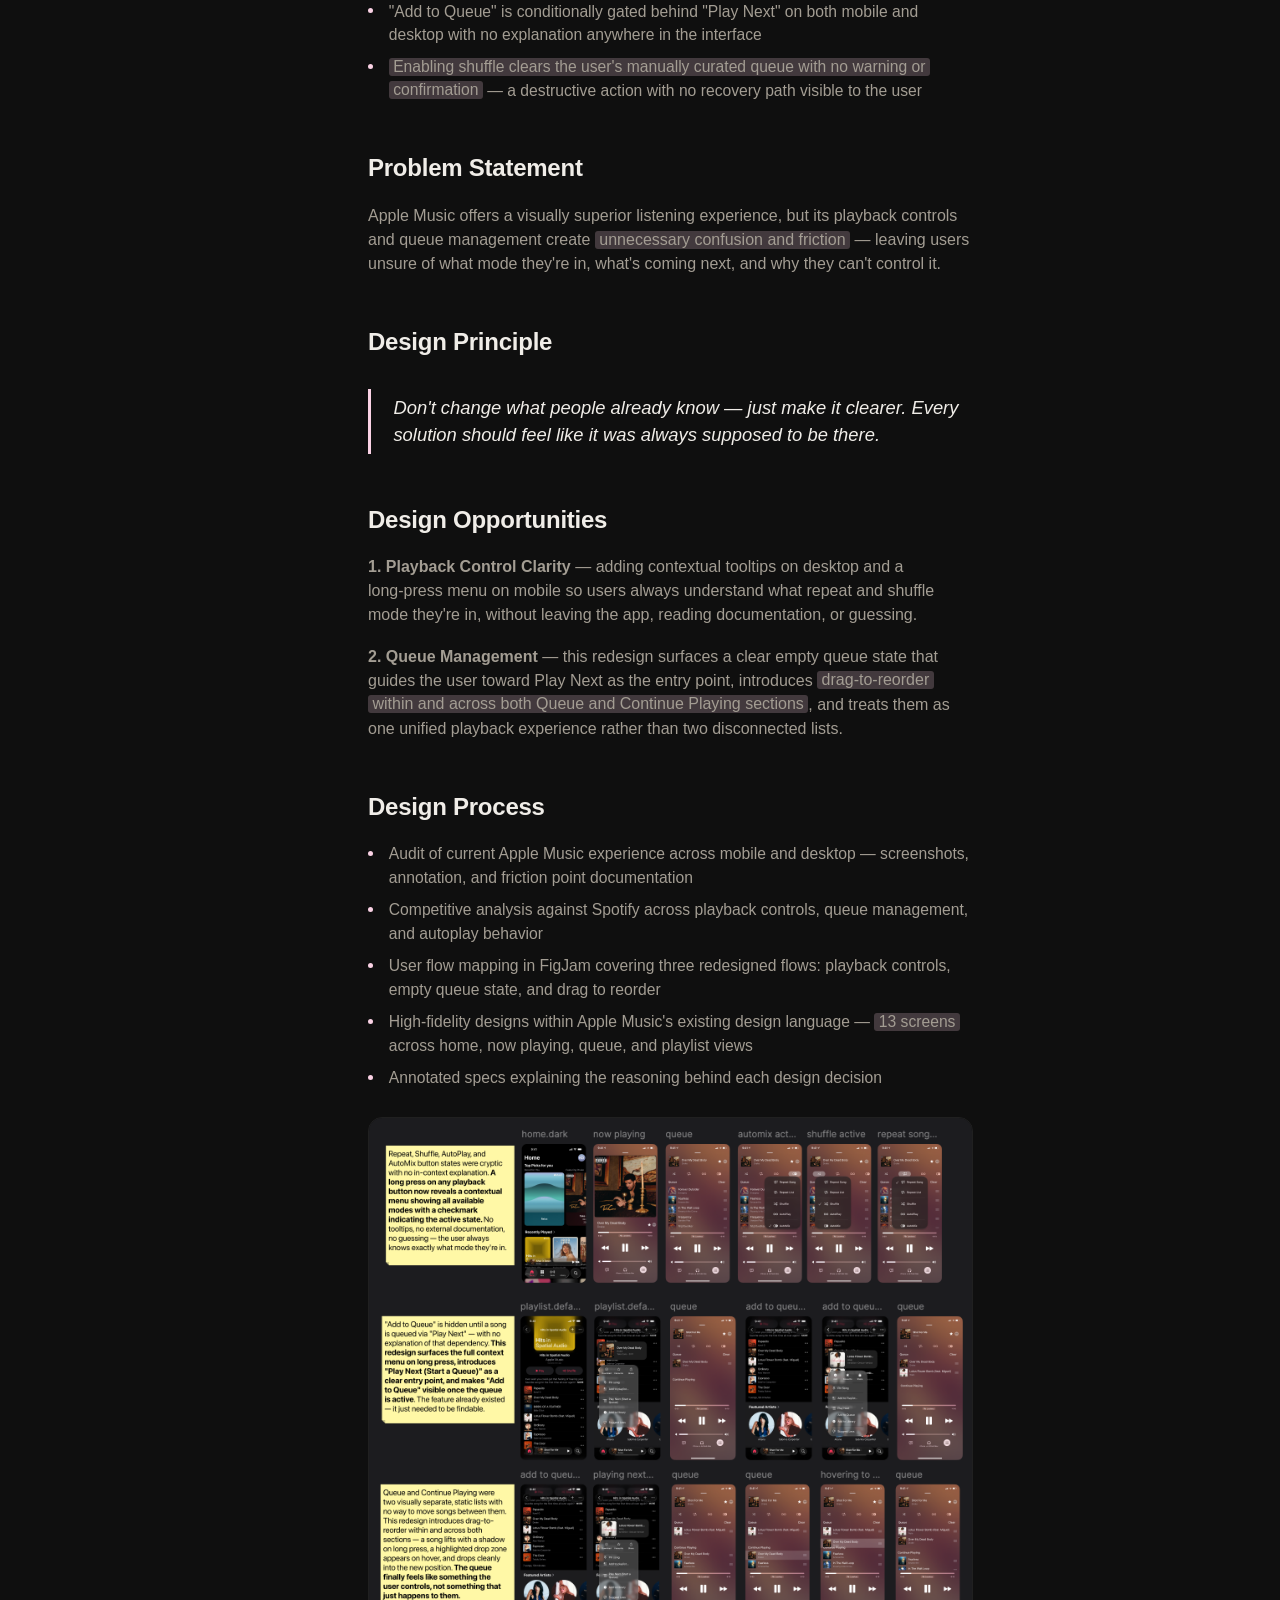
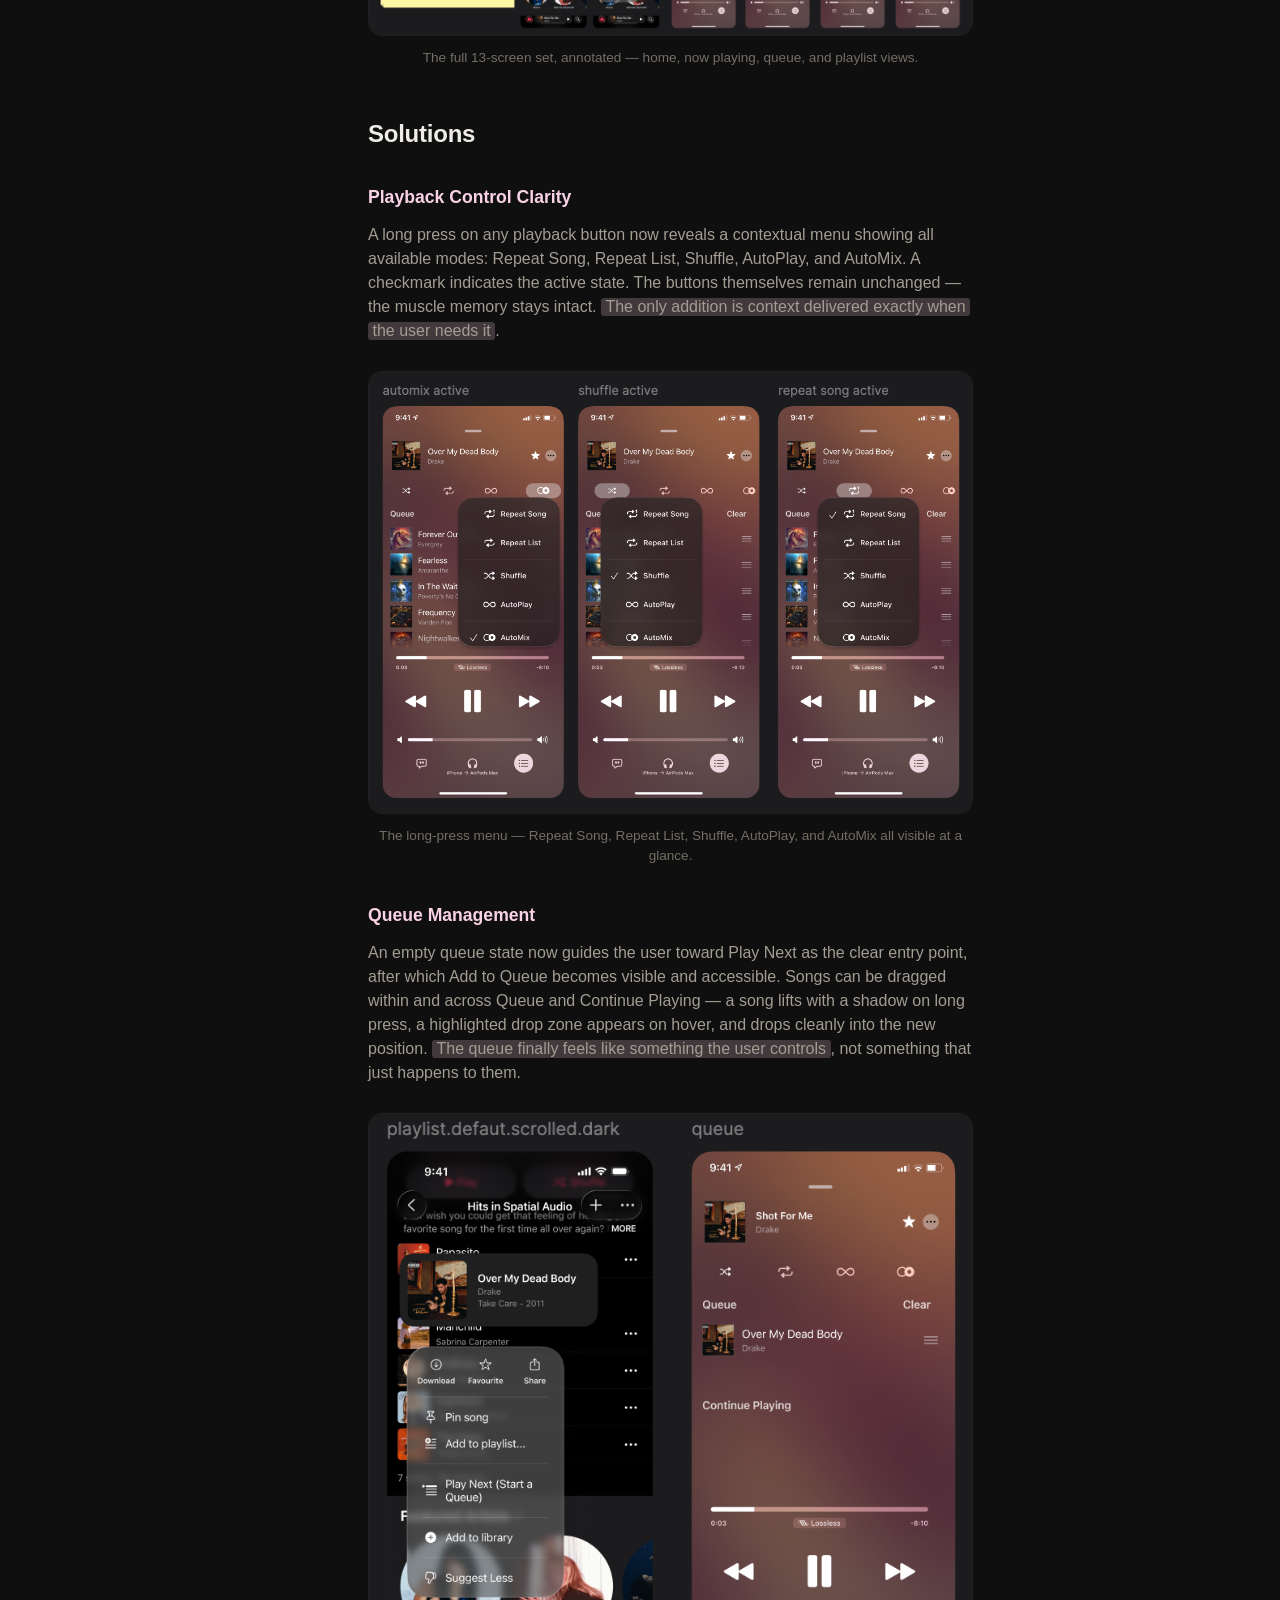
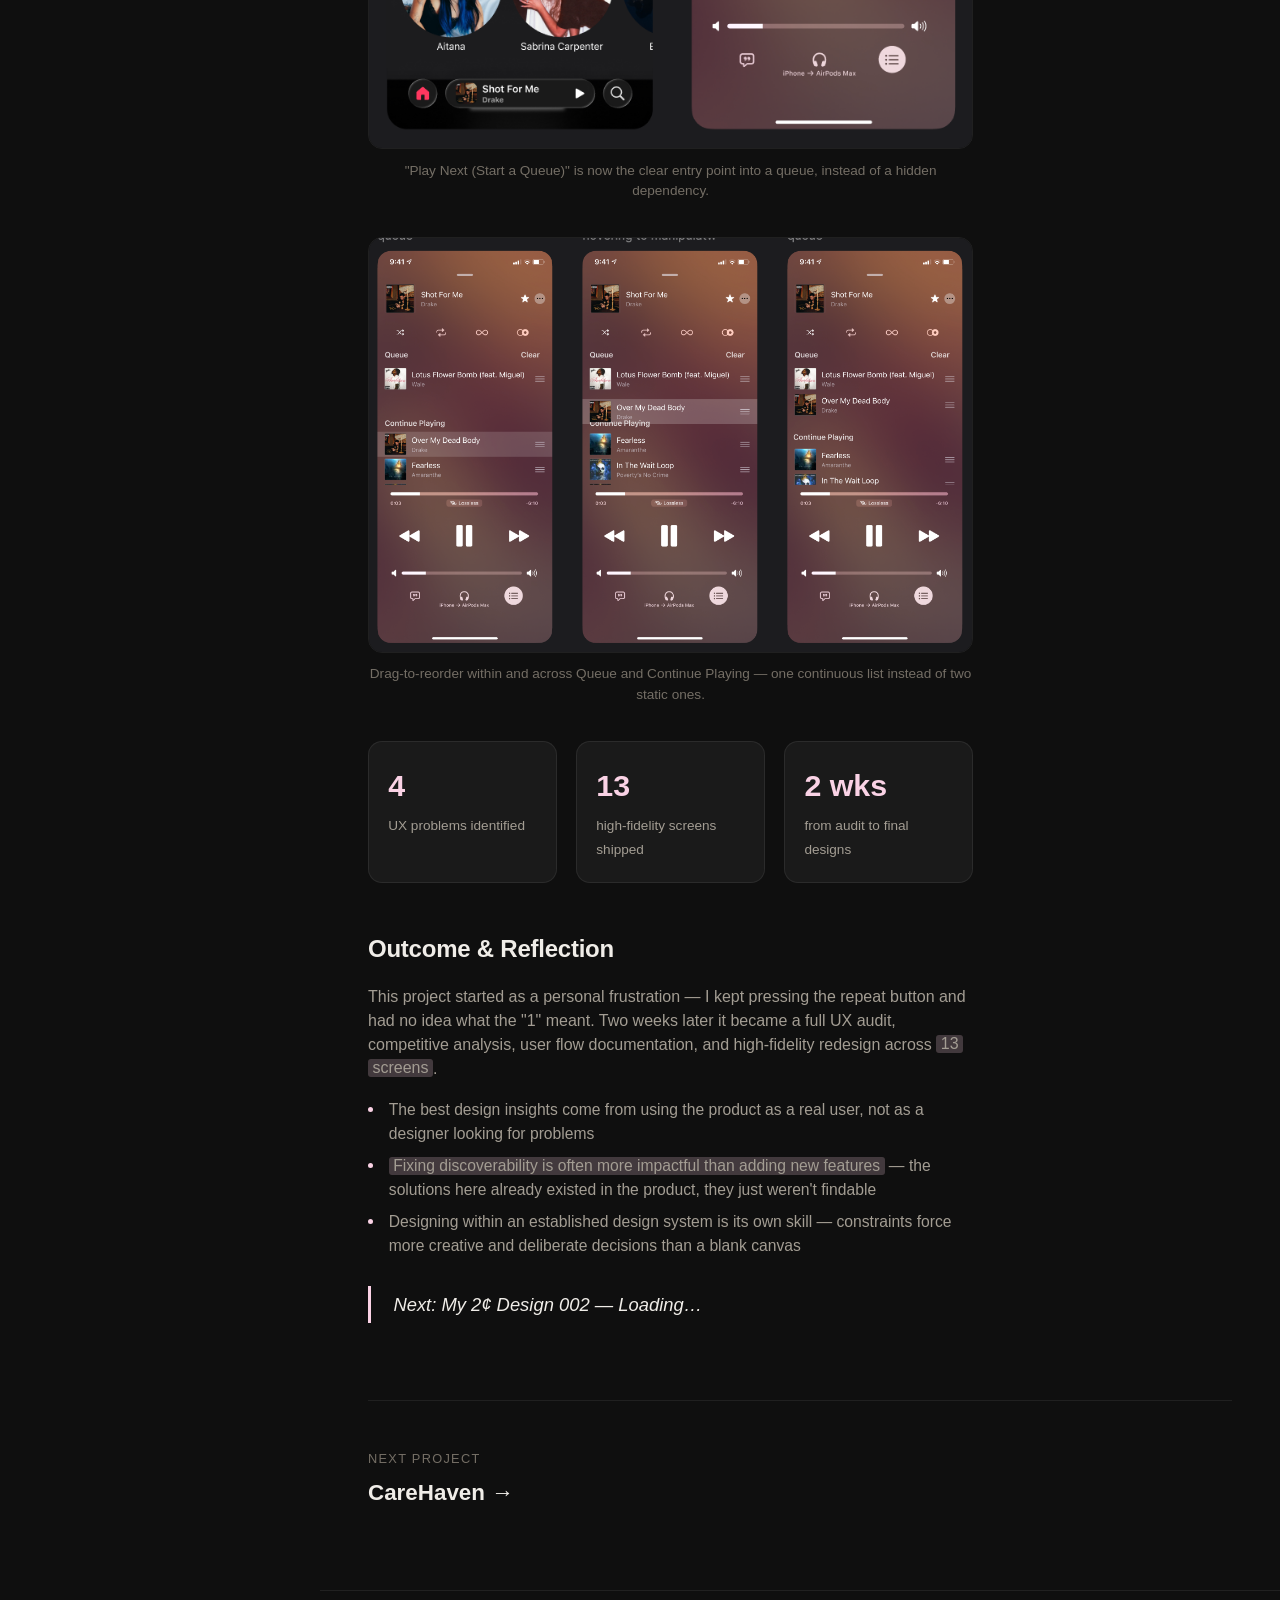
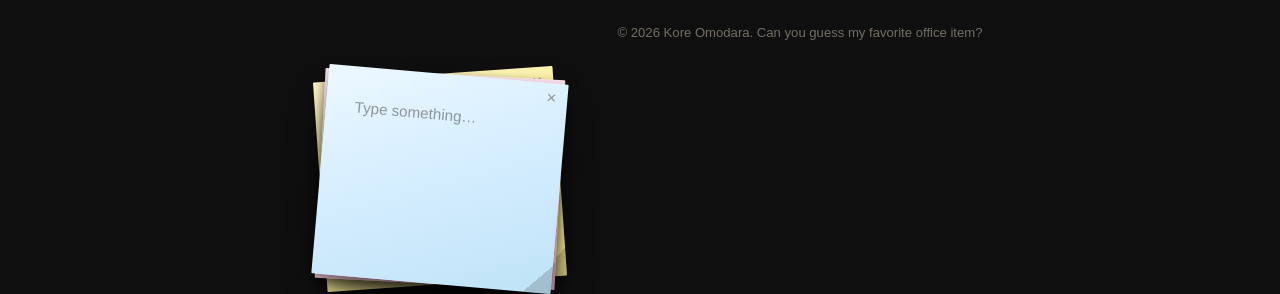
<file: work/2c redesign/twocents.html>
<!DOCTYPE html>
<html lang="en">
<head>
<meta charset="UTF-8">
<meta name="viewport" content="width=device-width, initial-scale=1.0">
<title>My 2¢ Design 001 — Apple Music — Kore Omodara</title>
<meta name="description" content="A self-initiated UX redesign of Apple Music's playback controls and queue management.">

<link rel="icon" type="image/svg+xml" href="data:image/svg+xml,%3Csvg xmlns='http://www.w3.org/2000/svg' viewBox='0 0 100 100'%3E%3Cg transform='rotate(-6 50 50)'%3E%3Crect x='8' y='8' width='84' height='84' rx='4' fill='%23FAF0A0'/%3E%3Cpath d='M92 92 L74 92 L92 74 Z' fill='%23E3D585'/%3E%3Ctext x='50' y='67' font-size='54' font-family='-apple-system, %22SF Pro Display%22, %22Segoe UI%22, sans-serif' font-weight='700' fill='%232A2620' text-anchor='middle'%3EK%3C/text%3E%3C/g%3E%3C/svg%3E">

<link rel="stylesheet" href="../../style.css">
</head>
<body>

<header class="nav" id="siteNav">
  <div class="sidenav-titlebar" aria-hidden="true">
    <span class="mac-dot dot-red"></span><span class="mac-dot dot-yellow"></span><span class="mac-dot dot-green"></span>
  </div>

  <nav class="nav-links" id="navLinks">
    <a href="../../index.html#top" class="nav-link">
      <span class="nav-link-icon" aria-hidden="true"><svg viewBox="0 0 24 24" fill="none"><path d="M3 7a2 2 0 012-2h4l2 2h8a2 2 0 012 2v8a2 2 0 01-2 2H5a2 2 0 01-2-2V7z" fill="currentColor" opacity="0.35"/><path d="M3 10.5h18v4.5a2 2 0 01-2 2H5a2 2 0 01-2-2v-4.5z" fill="currentColor"/><path d="M3.3 10.5h17.4" stroke="currentColor" stroke-width="0.6" opacity="0.5"/></svg></span>
      Bulletin
      <span class="nav-link-count">1</span>
    </a>
    <a href="../../index.html#work" class="nav-link">
      <span class="nav-link-icon" aria-hidden="true"><svg viewBox="0 0 24 24" fill="none"><path d="M3 7a2 2 0 012-2h4l2 2h8a2 2 0 012 2v8a2 2 0 01-2 2H5a2 2 0 01-2-2V7z" fill="currentColor" opacity="0.35"/><path d="M3 10.5h18v4.5a2 2 0 01-2 2H5a2 2 0 01-2-2v-4.5z" fill="currentColor"/><path d="M3.3 10.5h17.4" stroke="currentColor" stroke-width="0.6" opacity="0.5"/></svg></span>
      Work
      <span class="nav-link-count">3</span>
    </a>
    <a href="../../index.html#about" class="nav-link">
      <span class="nav-link-icon" aria-hidden="true"><svg viewBox="0 0 24 24" fill="none"><path d="M3 7a2 2 0 012-2h4l2 2h8a2 2 0 012 2v8a2 2 0 01-2 2H5a2 2 0 01-2-2V7z" fill="currentColor" opacity="0.35"/><path d="M3 10.5h18v4.5a2 2 0 01-2 2H5a2 2 0 01-2-2v-4.5z" fill="currentColor"/><path d="M3.3 10.5h17.4" stroke="currentColor" stroke-width="0.6" opacity="0.5"/></svg></span>
      About
      <span class="nav-link-count">1</span>
    </a>
    <a href="../../index.html#contact" class="nav-link">
      <span class="nav-link-icon" aria-hidden="true"><svg viewBox="0 0 24 24" fill="none"><path d="M3 7a2 2 0 012-2h4l2 2h8a2 2 0 012 2v8a2 2 0 01-2 2H5a2 2 0 01-2-2V7z" fill="currentColor" opacity="0.35"/><path d="M3 10.5h18v4.5a2 2 0 01-2 2H5a2 2 0 01-2-2v-4.5z" fill="currentColor"/><path d="M3.3 10.5h17.4" stroke="currentColor" stroke-width="0.6" opacity="0.5"/></svg></span>
      Contact
      <span class="nav-link-count">1</span>
    </a>
  </nav>

  <div class="sidenav-footer">
    <a href="../../index.html#top" class="nav-profile">
      <span class="nav-profile-avatar">K</span>
      <span class="nav-profile-text">kore&rsquo;s portfolio</span>
      <svg viewBox="0 0 24 24" fill="none"><path d="M6 9l6 6 6-6" stroke="currentColor" stroke-width="1.8" stroke-linecap="round" stroke-linejoin="round"/></svg>
    </a>
  </div>
</header>

<button class="nav-toggle" id="navToggle" aria-label="Toggle sidebar" aria-expanded="false">
  <svg viewBox="0 0 24 24" fill="none"><rect x="3" y="4" width="18" height="16" rx="3" stroke="currentColor" stroke-width="1.6"/><line x1="9" y1="4" x2="9" y2="20" stroke="currentColor" stroke-width="1.6"/></svg>
</button>

<main class="case-study">

  <article class="case-hero">
    <a href="../../index.html#work" class="back-link">&larr; Back to work</a>
    <p class="eyebrow reveal">Case Study</p>
    <h1 class="case-title reveal">My 2&cent; Design 001 &mdash; Apple Music</h1>
    <p class="case-tagline reveal">A self&#8209;initiated UX redesign focused on improving playback control clarity and queue management within Apple Music's desktop and mobile experience.</p>

    <div class="case-meta reveal">
      <div>
        <span>Role</span>
        <p>UX Designer (solo project)</p>
      </div>
      <div>
        <span>Timeline</span>
        <p>2 weeks</p>
      </div>
      <div>
        <span>Tools</span>
        <p>Figma, FigJam, Apple Music, Spotify</p>
      </div>
    </div>

    <div class="case-tags reveal">
      <span class="tag">Product Design</span>
      <span class="tag">Self&#8209;Initiated</span>
      <span class="tag">Figma</span>
    </div>

  </article>

  <div class="figma-embed reveal">
    <iframe src="https://www.figma.com/embed?embed_host=share&url=https%3A%2F%2Fwww.figma.com%2Fdesign%2FeNTUgLtnfUI8rRaS7MtXAq%2FUnsolicited-Redesign-001--Apple-Music%3Fnode-id%3D2003-3%26t%3DNN6IFsXDYLVqHVuT-1" allow="fullscreen" loading="lazy"></iframe>
    <a href="https://www.figma.com/design/eNTUgLtnfUI8rRaS7MtXAq/Unsolicited-Redesign-001--Apple-Music?node-id=2003-3&t=NN6IFsXDYLVqHVuT-1" target="_blank" rel="noopener" class="figma-link">Open full Figma file <span class="arrow">&rarr;</span></a>
  </div>

  <section class="case-body">
    <div class="case-content">

      <h2 class="reveal">Overview</h2>
      <p class="reveal">Apple Music has one of the most visually dynamic and immersive interfaces in music streaming &mdash; but underneath the surface, its playback controls and queue management create unnecessary friction that undermines the listening experience. This is a self&#8209;initiated redesign focused on two specific problems: <span class="highlight">cryptic playback button states</span> and a queue system that feels rigid and opaque rather than fluid and in your control. No new features, no visual overhaul &mdash; just fixing what's already there.</p>

      <h2 class="reveal">The Problem</h2>
      <p class="reveal">Apple Music's playback controls &mdash; repeat, shuffle, autoplay, and automix &mdash; have multiple states with no in&#8209;context explanation of what each one means. Pressing repeat once activates Repeat All; pressing it twice shows a "1" meaning Repeat This Song Only. <span class="highlight">The distinction is never communicated to the user</span>, and on mobile there's no way to discover what these states mean without leaving the app entirely.</p>
      <p class="reveal">Queue management has a similar issue. "Add to Queue" only appears after a song is already in Play Next, with no explanation of that dependency anywhere in the interface. To a casual user the feature simply looks absent. Once a queue is built, there's no way to drag songs between the Queue and Continue Playing sections &mdash; two lists that represent one continuous listening experience but are treated as completely separate and static.</p>
      <blockquote class="pull-quote reveal">These aren't missing features. They're hidden ones. And hidden features are failed features.</blockquote>

      <h2 class="reveal">Research &amp; Discovery</h2>
      <h3 class="reveal">Competitive Analysis</h3>
      <p class="reveal">I compared Apple Music and Spotify across repeat/shuffle controls, autoplay behavior, and queue management:</p>
      <ul class="reveal">
        <li>Spotify surfaces hover tooltips on each playback button explaining exactly what it does in plain language &mdash; no documentation required</li>
        <li>Spotify's autoplay starts with the same artist then branches outward into similar vibes; Apple Music jumps broadly within genre regardless of tempo or feel</li>
        <li>Spotify's "Add to Queue" places songs directly into the next position without a Play Next dependency, though this collapses two distinct user intentions into one action</li>
        <li>Spotify allows drag&#8209;to&#8209;reorder from the "Next from" section into the active queue, but not the reverse &mdash; bidirectional drag remains an unmet need across both platforms</li>
      </ul>

      <figure class="case-figure reveal">
        <img src="comparative%20analysis.png" alt="Side-by-side comparison of Apple Music and Spotify across repeat/shuffle controls, autoplay behavior, and queue management" class="case-inline-img">
        <figcaption>Apple Music vs. Spotify, side by side &mdash; where each platform is clearer, and where both fall short.</figcaption>
      </figure>

      <p class="reveal"><strong>Key insight:</strong> Spotify is clearer about controls but Apple Music's interface is more dynamic and visually compelling. The opportunity is to <span class="highlight">bring Spotify's clarity into Apple Music's experience without touching what already works</span>.</p>

      <h3 class="reveal">User Insights</h3>
      <ul class="reveal">
        <li>Repeat button states ("1" vs. standard repeat icon) are not intuitive &mdash; users have no way to discover what each state means without leaving the app</li>
        <li>"Autoplay" and "Shuffle" are functionally similar but named differently, creating unnecessary confusion about what each mode actually does</li>
        <li>"Add to Queue" is conditionally gated behind "Play Next" on both mobile and desktop with no explanation anywhere in the interface</li>
        <li><span class="highlight">Enabling shuffle clears the user's manually curated queue with no warning or confirmation</span> &mdash; a destructive action with no recovery path visible to the user</li>
      </ul>

      <h2 class="reveal">Problem Statement</h2>
      <p class="reveal">Apple Music offers a visually superior listening experience, but its playback controls and queue management create <span class="highlight">unnecessary confusion and friction</span> &mdash; leaving users unsure of what mode they're in, what's coming next, and why they can't control it.</p>

      <h2 class="reveal">Design Principle</h2>
      <blockquote class="pull-quote reveal">Don't change what people already know &mdash; just make it clearer. Every solution should feel like it was always supposed to be there.</blockquote>

      <h2 class="reveal">Design Opportunities</h2>
      <p class="reveal"><strong>1. Playback Control Clarity</strong> &mdash; adding contextual tooltips on desktop and a long&#8209;press menu on mobile so users always understand what repeat and shuffle mode they're in, without leaving the app, reading documentation, or guessing.</p>
      <p class="reveal"><strong>2. Queue Management</strong> &mdash; this redesign surfaces a clear empty queue state that guides the user toward Play Next as the entry point, introduces <span class="highlight">drag&#8209;to&#8209;reorder within and across both Queue and Continue Playing sections</span>, and treats them as one unified playback experience rather than two disconnected lists.</p>

      <h2 class="reveal">Design Process</h2>
      <ul class="reveal">
        <li>Audit of current Apple Music experience across mobile and desktop &mdash; screenshots, annotation, and friction point documentation</li>
        <li>Competitive analysis against Spotify across playback controls, queue management, and autoplay behavior</li>
        <li>User flow mapping in FigJam covering three redesigned flows: playback controls, empty queue state, and drag to reorder</li>
        <li>High&#8209;fidelity designs within Apple Music's existing design language &mdash; <span class="highlight">13 screens</span> across home, now playing, queue, and playlist views</li>
        <li>Annotated specs explaining the reasoning behind each design decision</li>
      </ul>

      <figure class="case-figure reveal">
        <img src="13%20screens.png" alt="Full board of all 13 high-fidelity screens with annotations, from home to now playing to queue to playlist views" class="case-inline-img">
        <figcaption>The full 13&#8209;screen set, annotated &mdash; home, now playing, queue, and playlist views.</figcaption>
      </figure>

      <h2 class="reveal">Solutions</h2>
      <h3 class="reveal">Playback Control Clarity</h3>
      <p class="reveal">A long press on any playback button now reveals a contextual menu showing all available modes: Repeat Song, Repeat List, Shuffle, AutoPlay, and AutoMix. A checkmark indicates the active state. The buttons themselves remain unchanged &mdash; the muscle memory stays intact. <span class="highlight">The only addition is context delivered exactly when the user needs it</span>.</p>

      <figure class="case-figure reveal">
        <img src="long%20press%20menu.png" alt="Redesigned Apple Music long-press menu showing AutoMix, Shuffle, and Repeat Song active states" class="case-inline-img">
        <figcaption>The long&#8209;press menu &mdash; Repeat Song, Repeat List, Shuffle, AutoPlay, and AutoMix all visible at a glance.</figcaption>
      </figure>

      <h3 class="reveal">Queue Management</h3>
      <p class="reveal">An empty queue state now guides the user toward Play Next as the clear entry point, after which Add to Queue becomes visible and accessible. Songs can be dragged within and across Queue and Continue Playing &mdash; a song lifts with a shadow on long press, a highlighted drop zone appears on hover, and drops cleanly into the new position. <span class="highlight">The queue finally feels like something the user controls</span>, not something that just happens to them.</p>

      <figure class="case-figure reveal">
        <img src="start%20a%20queue.png" alt="Play Next (Start a Queue) contextual menu option, and the resulting queue with Continue Playing below it" class="case-inline-img">
        <figcaption>"Play Next (Start a Queue)" is now the clear entry point into a queue, instead of a hidden dependency.</figcaption>
      </figure>

      <figure class="case-figure reveal">
        <img src="queue%20manipulation.png" alt="A song lifted with a shadow, dragged across the Queue and Continue Playing sections" class="case-inline-img">
        <figcaption>Drag&#8209;to&#8209;reorder within and across Queue and Continue Playing &mdash; one continuous list instead of two static ones.</figcaption>
      </figure>

      <div class="impact-stats reveal">
        <div class="stat"><strong>4</strong><span>UX problems identified</span></div>
        <div class="stat"><strong>13</strong><span>high&#8209;fidelity screens shipped</span></div>
        <div class="stat"><strong>2 wks</strong><span>from audit to final designs</span></div>
      </div>

      <h2 class="reveal">Outcome &amp; Reflection</h2>
      <p class="reveal">This project started as a personal frustration &mdash; I kept pressing the repeat button and had no idea what the "1" meant. Two weeks later it became a full UX audit, competitive analysis, user flow documentation, and high&#8209;fidelity redesign across <span class="highlight">13 screens</span>.</p>
      <ul class="reveal">
        <li>The best design insights come from using the product as a real user, not as a designer looking for problems</li>
        <li><span class="highlight">Fixing discoverability is often more impactful than adding new features</span> &mdash; the solutions here already existed in the product, they just weren't findable</li>
        <li>Designing within an established design system is its own skill &mdash; constraints force more creative and deliberate decisions than a blank canvas</li>
      </ul>
      <blockquote class="pull-quote reveal">Next: My 2&cent; Design 002 &mdash; Loading&hellip;</blockquote>

    </div>
  </section>

  <section class="case-next reveal">
    <p>Next project</p>
    <a href="../carehaven/carehaven.html">CareHaven &rarr;</a>
  </section>

</main>

<footer class="site-footer">
  <p>&copy; 2026 Kore Omodara. Can you guess my favorite office item?</p>
</footer>

<script src="../../script.js"></script>
</body>
</html>
</file>
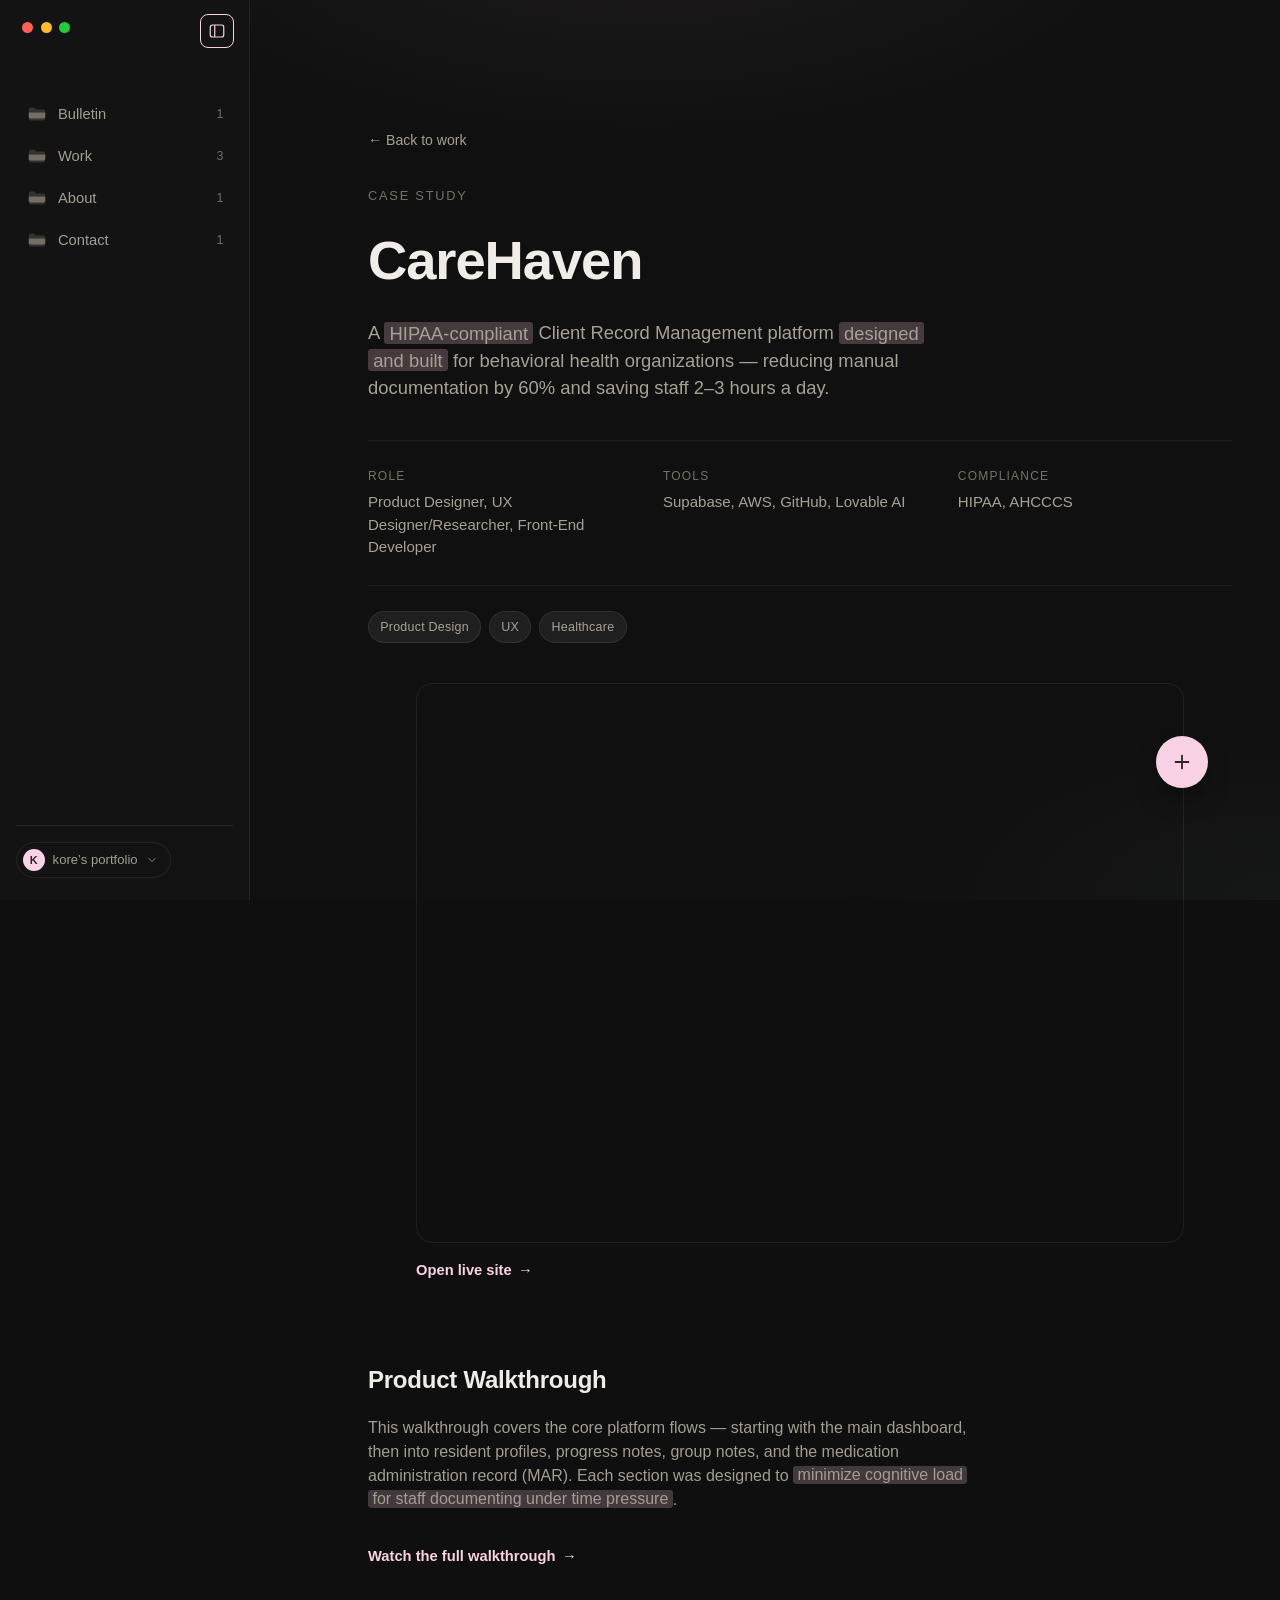
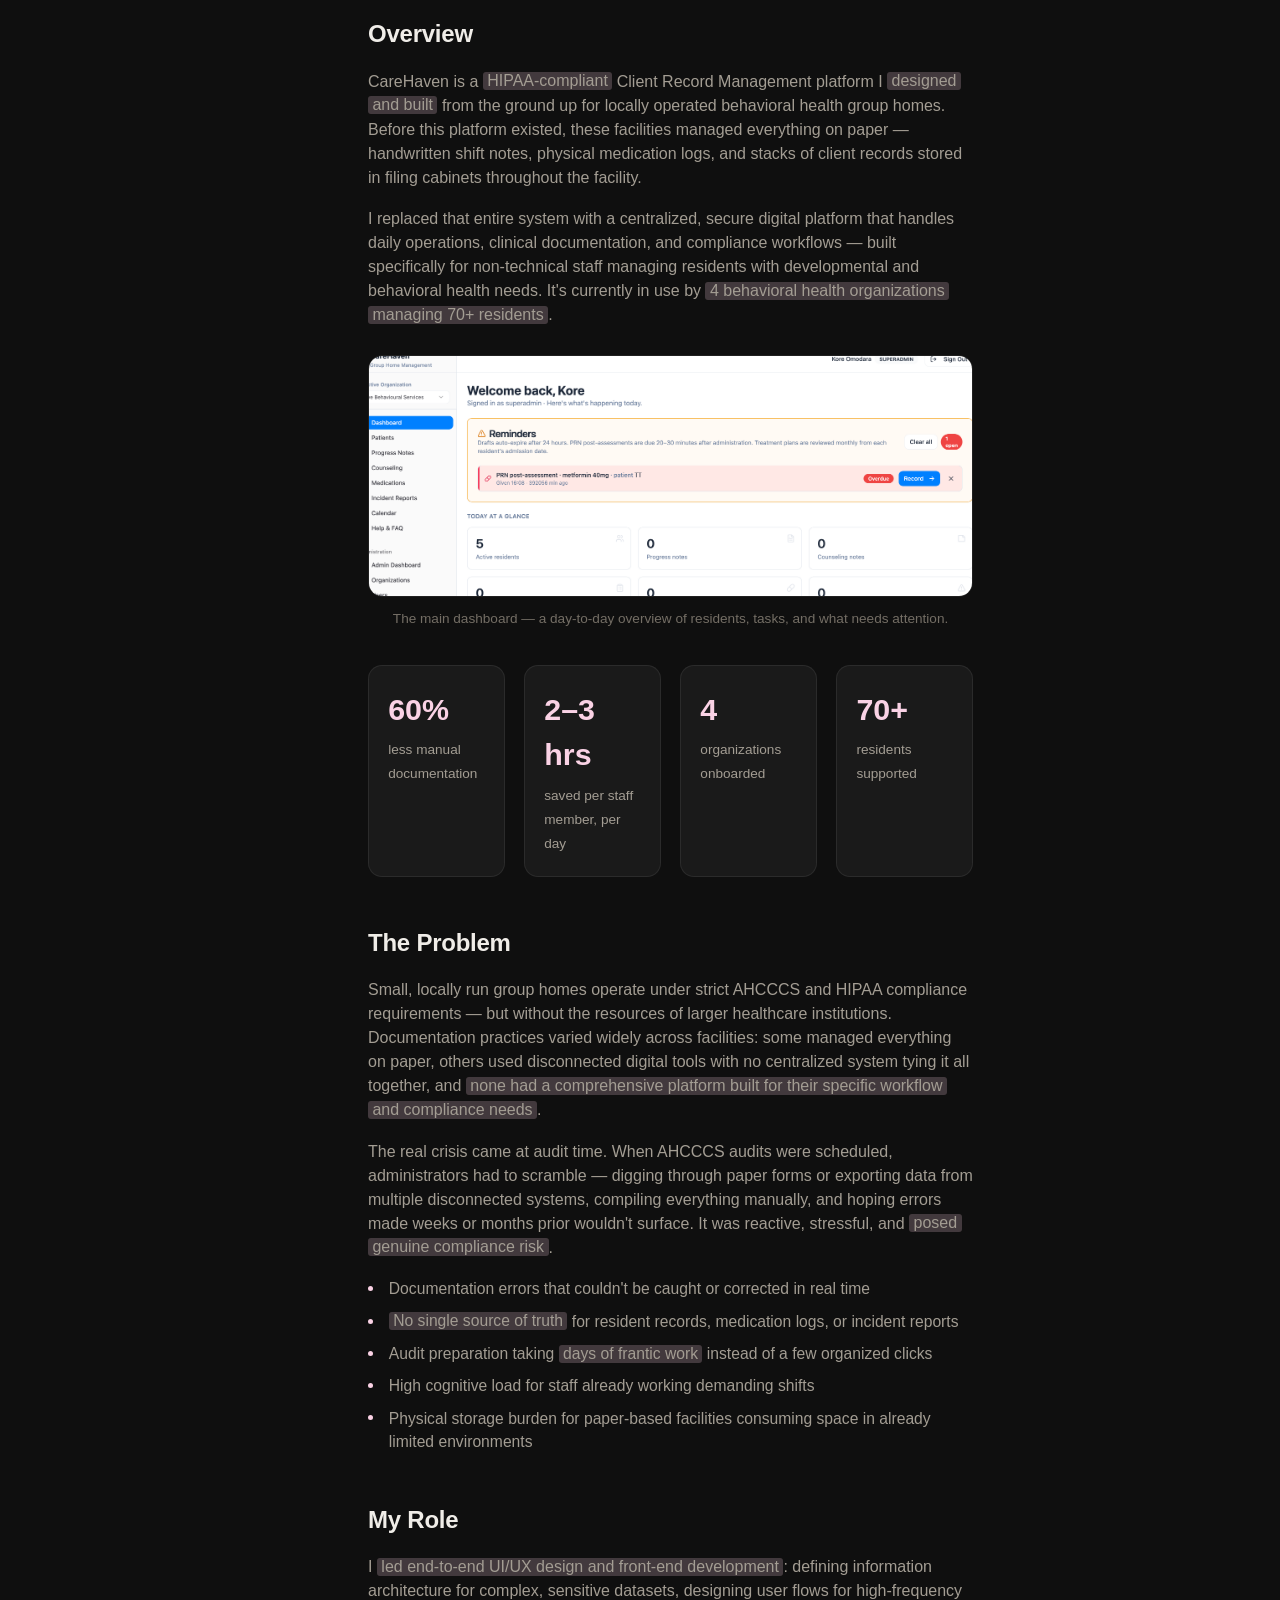
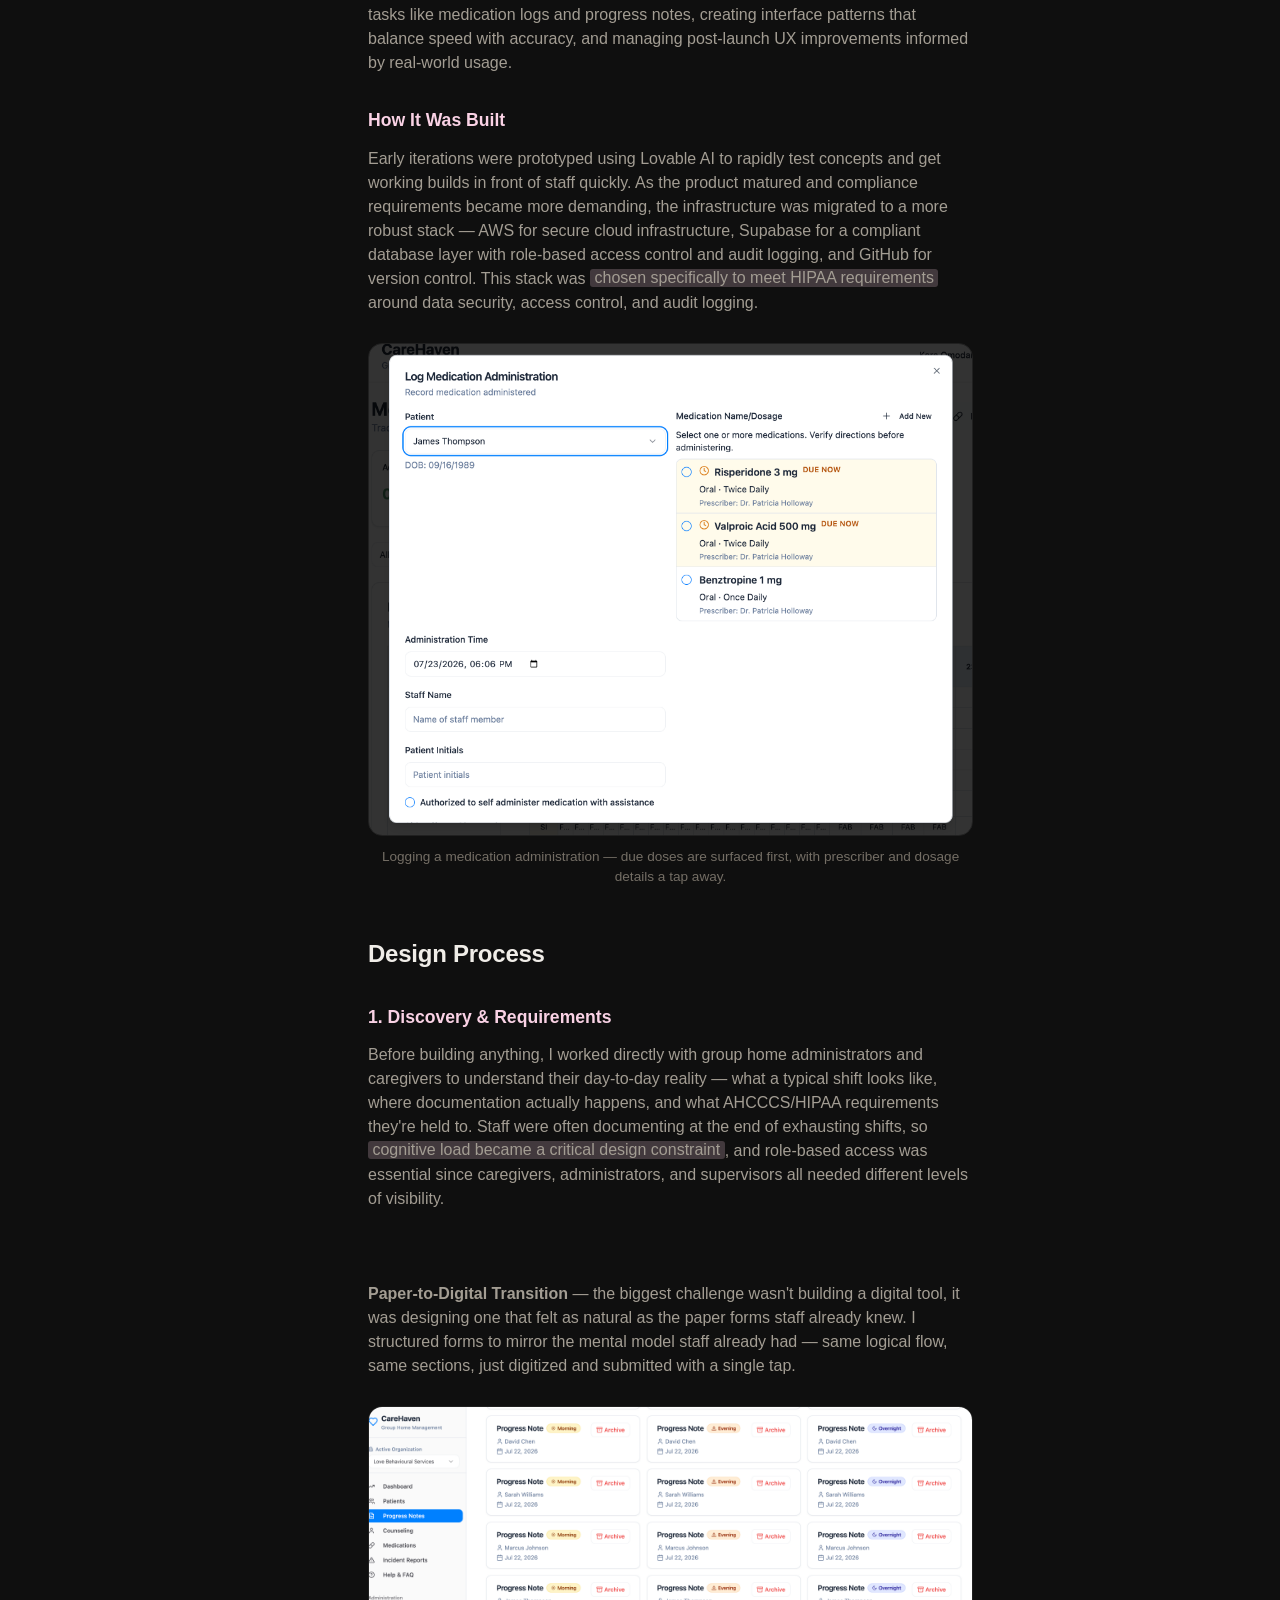
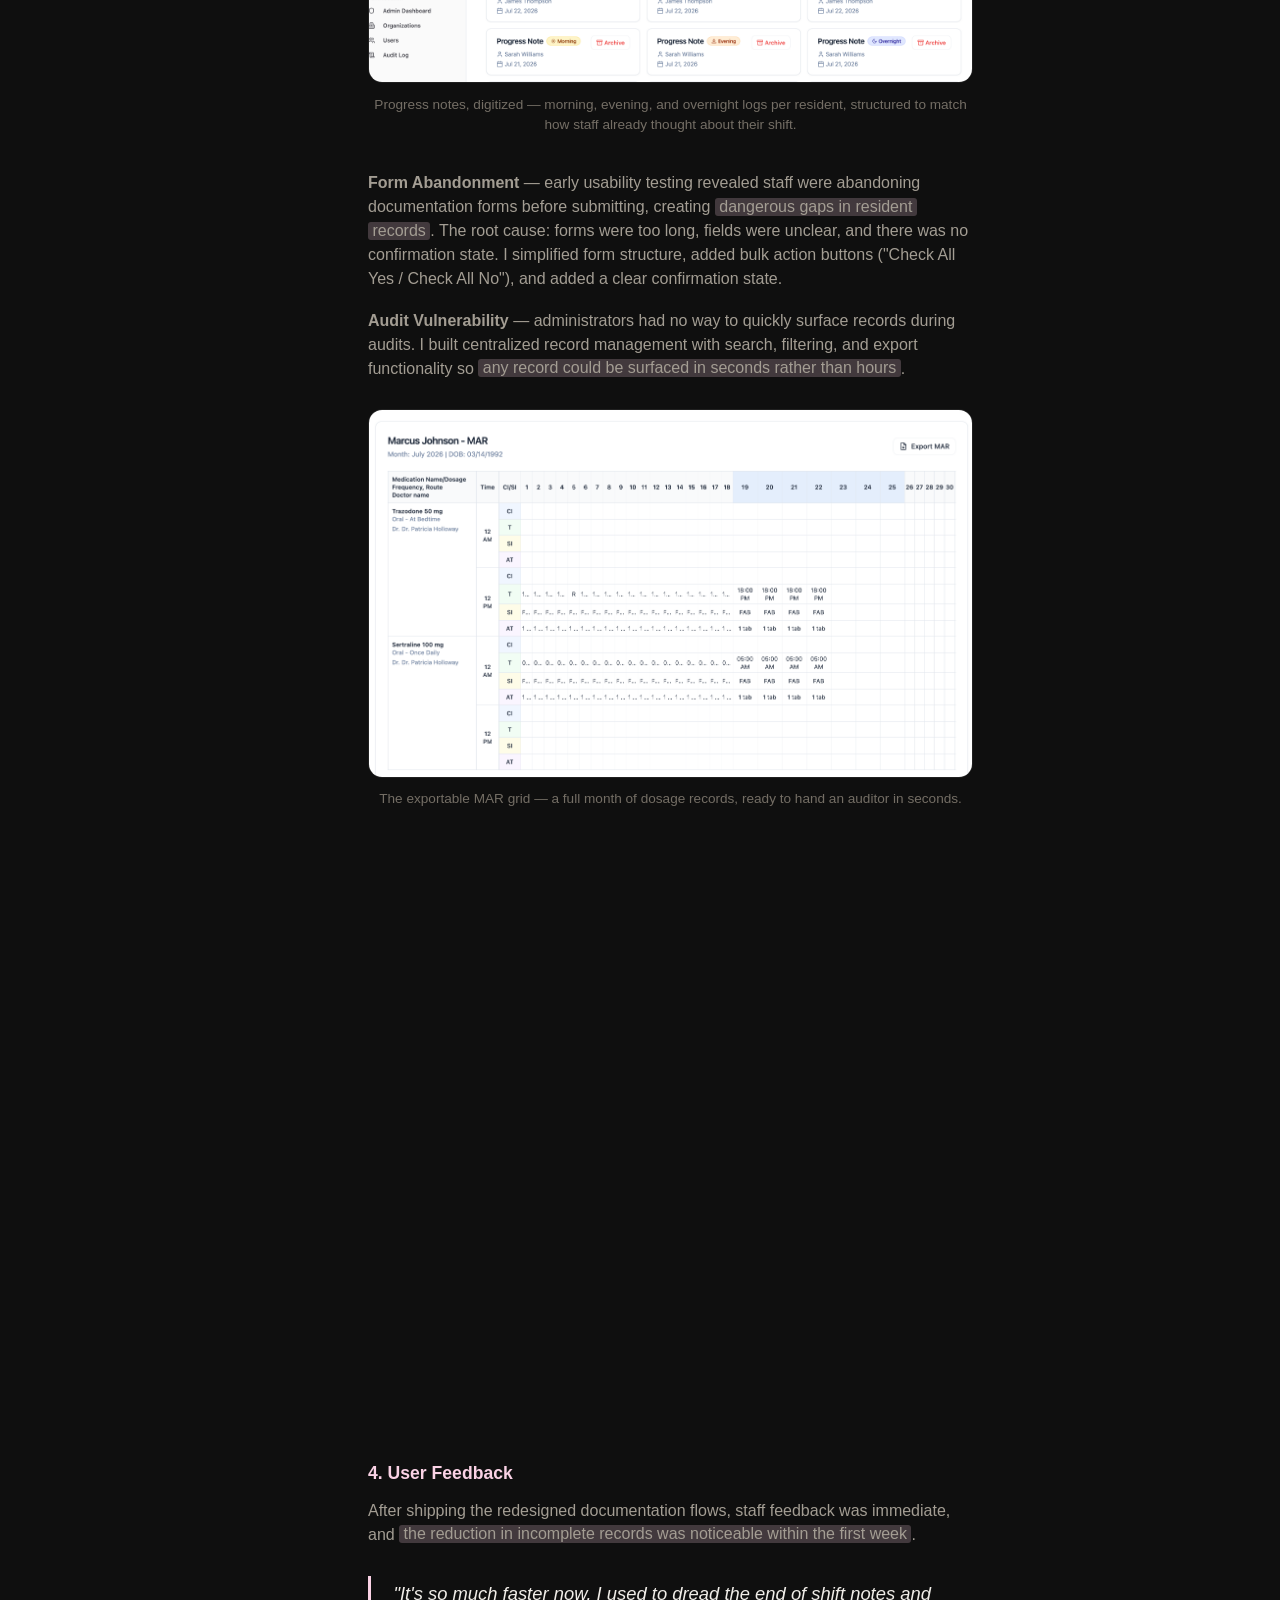
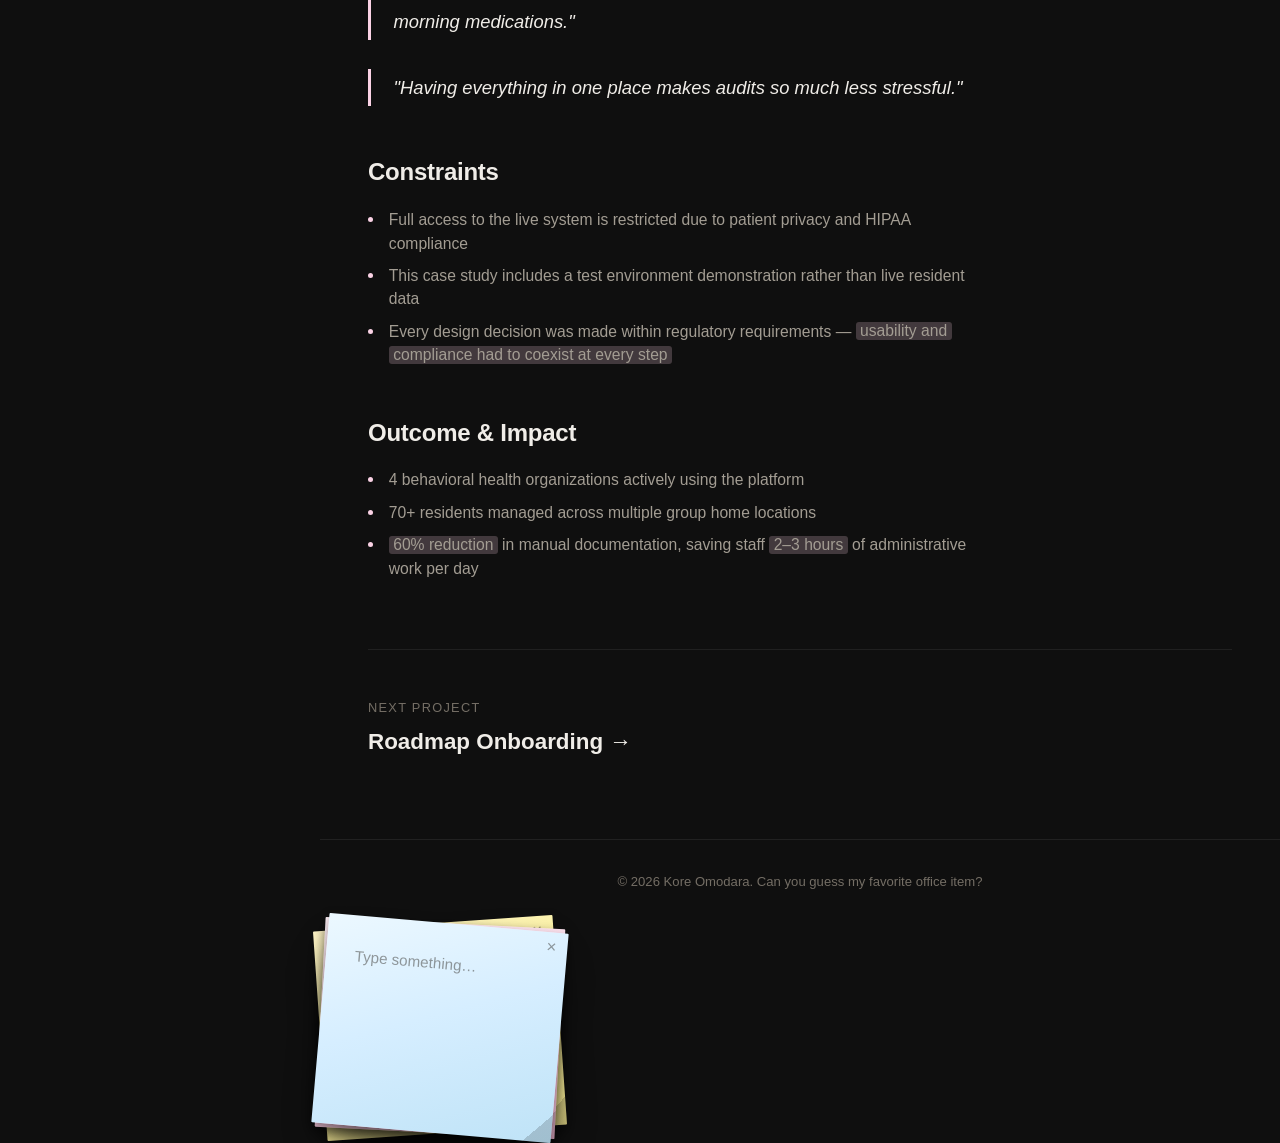
<file: work/carehaven/carehaven.html>
<!DOCTYPE html>
<html lang="en">
<head>
<meta charset="UTF-8">
<meta name="viewport" content="width=device-width, initial-scale=1.0">
<title>CareHaven — Kore Omodara</title>
<meta name="description" content="A HIPAA-compliant Client Record Management platform designed and built for behavioral health organizations, reducing manual documentation by 60%.">

<link rel="icon" type="image/svg+xml" href="data:image/svg+xml,%3Csvg xmlns='http://www.w3.org/2000/svg' viewBox='0 0 100 100'%3E%3Cg transform='rotate(-6 50 50)'%3E%3Crect x='8' y='8' width='84' height='84' rx='4' fill='%23FAF0A0'/%3E%3Cpath d='M92 92 L74 92 L92 74 Z' fill='%23E3D585'/%3E%3Ctext x='50' y='67' font-size='54' font-family='-apple-system, %22SF Pro Display%22, %22Segoe UI%22, sans-serif' font-weight='700' fill='%232A2620' text-anchor='middle'%3EK%3C/text%3E%3C/g%3E%3C/svg%3E">

<link rel="stylesheet" href="../../style.css">
</head>
<body>

<header class="nav" id="siteNav">
  <div class="sidenav-titlebar" aria-hidden="true">
    <span class="mac-dot dot-red"></span><span class="mac-dot dot-yellow"></span><span class="mac-dot dot-green"></span>
  </div>

  <nav class="nav-links" id="navLinks">
    <a href="../../index.html#top" class="nav-link">
      <span class="nav-link-icon" aria-hidden="true"><svg viewBox="0 0 24 24" fill="none"><path d="M3 7a2 2 0 012-2h4l2 2h8a2 2 0 012 2v8a2 2 0 01-2 2H5a2 2 0 01-2-2V7z" fill="currentColor" opacity="0.35"/><path d="M3 10.5h18v4.5a2 2 0 01-2 2H5a2 2 0 01-2-2v-4.5z" fill="currentColor"/><path d="M3.3 10.5h17.4" stroke="currentColor" stroke-width="0.6" opacity="0.5"/></svg></span>
      Bulletin
      <span class="nav-link-count">1</span>
    </a>
    <a href="../../index.html#work" class="nav-link">
      <span class="nav-link-icon" aria-hidden="true"><svg viewBox="0 0 24 24" fill="none"><path d="M3 7a2 2 0 012-2h4l2 2h8a2 2 0 012 2v8a2 2 0 01-2 2H5a2 2 0 01-2-2V7z" fill="currentColor" opacity="0.35"/><path d="M3 10.5h18v4.5a2 2 0 01-2 2H5a2 2 0 01-2-2v-4.5z" fill="currentColor"/><path d="M3.3 10.5h17.4" stroke="currentColor" stroke-width="0.6" opacity="0.5"/></svg></span>
      Work
      <span class="nav-link-count">3</span>
    </a>
    <a href="../../index.html#about" class="nav-link">
      <span class="nav-link-icon" aria-hidden="true"><svg viewBox="0 0 24 24" fill="none"><path d="M3 7a2 2 0 012-2h4l2 2h8a2 2 0 012 2v8a2 2 0 01-2 2H5a2 2 0 01-2-2V7z" fill="currentColor" opacity="0.35"/><path d="M3 10.5h18v4.5a2 2 0 01-2 2H5a2 2 0 01-2-2v-4.5z" fill="currentColor"/><path d="M3.3 10.5h17.4" stroke="currentColor" stroke-width="0.6" opacity="0.5"/></svg></span>
      About
      <span class="nav-link-count">1</span>
    </a>
    <a href="../../index.html#contact" class="nav-link">
      <span class="nav-link-icon" aria-hidden="true"><svg viewBox="0 0 24 24" fill="none"><path d="M3 7a2 2 0 012-2h4l2 2h8a2 2 0 012 2v8a2 2 0 01-2 2H5a2 2 0 01-2-2V7z" fill="currentColor" opacity="0.35"/><path d="M3 10.5h18v4.5a2 2 0 01-2 2H5a2 2 0 01-2-2v-4.5z" fill="currentColor"/><path d="M3.3 10.5h17.4" stroke="currentColor" stroke-width="0.6" opacity="0.5"/></svg></span>
      Contact
      <span class="nav-link-count">1</span>
    </a>
  </nav>

  <div class="sidenav-footer">
    <a href="../../index.html#top" class="nav-profile">
      <span class="nav-profile-avatar">K</span>
      <span class="nav-profile-text">kore&rsquo;s portfolio</span>
      <svg viewBox="0 0 24 24" fill="none"><path d="M6 9l6 6 6-6" stroke="currentColor" stroke-width="1.8" stroke-linecap="round" stroke-linejoin="round"/></svg>
    </a>
  </div>
</header>

<button class="nav-toggle" id="navToggle" aria-label="Toggle sidebar" aria-expanded="false">
  <svg viewBox="0 0 24 24" fill="none"><rect x="3" y="4" width="18" height="16" rx="3" stroke="currentColor" stroke-width="1.6"/><line x1="9" y1="4" x2="9" y2="20" stroke="currentColor" stroke-width="1.6"/></svg>
</button>

<main class="case-study">

  <article class="case-hero">
    <a href="../../index.html#work" class="back-link">&larr; Back to work</a>
    <p class="eyebrow reveal">Case Study</p>
    <h1 class="case-title reveal">CareHaven</h1>
    <p class="case-tagline reveal">A <span class="highlight">HIPAA&#8209;compliant</span> Client Record Management platform <span class="highlight">designed and built</span> for behavioral health organizations &mdash; reducing manual documentation by 60% and saving staff 2&ndash;3 hours a day.</p>

    <div class="case-meta reveal">
      <div>
        <span>Role</span>
        <p>Product Designer, UX Designer/Researcher, Front&#8209;End Developer</p>
      </div>
      <div>
        <span>Tools</span>
        <p>Supabase, AWS, GitHub, Lovable AI</p>
      </div>
      <div>
        <span>Compliance</span>
        <p>HIPAA, AHCCCS</p>
      </div>
    </div>

    <div class="case-tags reveal">
      <span class="tag">Product Design</span>
      <span class="tag">UX</span>
      <span class="tag">Healthcare</span>
    </div>
  </article>

  <div class="figma-embed reveal">
    <iframe src="https://www.carehavenapp.com/" loading="lazy"></iframe>
    <a href="https://www.carehavenapp.com/" target="_blank" rel="noopener" class="figma-link">Open live site <span class="arrow">&rarr;</span></a>
  </div>

  <section class="case-body">
    <div class="case-content">

      <h2 class="reveal">Product Walkthrough</h2>
      <p class="reveal">This walkthrough covers the core platform flows &mdash; starting with the main dashboard, then into resident profiles, progress notes, group notes, and the medication administration record (MAR). Each section was designed to <span class="highlight">minimize cognitive load for staff documenting under time pressure</span>.</p>
      <a href="https://www.dropbox.com/scl/fi/pf7tw933qdlfy5k2p3uc5/Screen-Recording-2026-07-23-at-5.45.20-PM.mov?rlkey=fpprcyolpuug22yo71m3f71eh&st=z4acx0kt&dl=0" target="_blank" rel="noopener" class="case-external-link reveal">Watch the full walkthrough <span class="arrow">&rarr;</span></a>

      <h2 class="reveal">Overview</h2>
      <p class="reveal">CareHaven is a <span class="highlight">HIPAA&#8209;compliant</span> Client Record Management platform I <span class="highlight">designed and built</span> from the ground up for locally operated behavioral health group homes. Before this platform existed, these facilities managed everything on paper &mdash; handwritten shift notes, physical medication logs, and stacks of client records stored in filing cabinets throughout the facility.</p>
      <p class="reveal">I replaced that entire system with a centralized, secure digital platform that handles daily operations, clinical documentation, and compliance workflows &mdash; built specifically for non&#8209;technical staff managing residents with developmental and behavioral health needs. It's currently in use by <span class="highlight">4 behavioral health organizations managing 70+ residents</span>.</p>

      <figure class="case-figure reveal">
        <img src="main%20dashboard.png" alt="CareHaven main dashboard" class="case-inline-img">
        <figcaption>The main dashboard &mdash; a day&#8209;to&#8209;day overview of residents, tasks, and what needs attention.</figcaption>
      </figure>

      <div class="impact-stats reveal">
        <div class="stat"><strong>60%</strong><span>less manual documentation</span></div>
        <div class="stat"><strong>2&ndash;3 hrs</strong><span>saved per staff member, per day</span></div>
        <div class="stat"><strong>4</strong><span>organizations onboarded</span></div>
        <div class="stat"><strong>70+</strong><span>residents supported</span></div>
      </div>

      <h2 class="reveal">The Problem</h2>
      <p class="reveal">Small, locally run group homes operate under strict AHCCCS and HIPAA compliance requirements &mdash; but without the resources of larger healthcare institutions. Documentation practices varied widely across facilities: some managed everything on paper, others used disconnected digital tools with no centralized system tying it all together, and <span class="highlight">none had a comprehensive platform built for their specific workflow and compliance needs</span>.</p>
      <p class="reveal">The real crisis came at audit time. When AHCCCS audits were scheduled, administrators had to scramble &mdash; digging through paper forms or exporting data from multiple disconnected systems, compiling everything manually, and hoping errors made weeks or months prior wouldn't surface. It was reactive, stressful, and <span class="highlight">posed genuine compliance risk</span>.</p>
      <ul class="reveal">
        <li>Documentation errors that couldn't be caught or corrected in real time</li>
        <li><span class="highlight">No single source of truth</span> for resident records, medication logs, or incident reports</li>
        <li>Audit preparation taking <span class="highlight">days of frantic work</span> instead of a few organized clicks</li>
        <li>High cognitive load for staff already working demanding shifts</li>
        <li>Physical storage burden for paper&#8209;based facilities consuming space in already limited environments</li>
      </ul>

      <h2 class="reveal">My Role</h2>
      <p class="reveal">I <span class="highlight">led end&#8209;to&#8209;end UI/UX design and front&#8209;end development</span>: defining information architecture for complex, sensitive datasets, designing user flows for high&#8209;frequency tasks like medication logs and progress notes, creating interface patterns that balance speed with accuracy, and managing post&#8209;launch UX improvements informed by real&#8209;world usage.</p>

      <h3 class="reveal">How It Was Built</h3>
      <p class="reveal">Early iterations were prototyped using Lovable AI to rapidly test concepts and get working builds in front of staff quickly. As the product matured and compliance requirements became more demanding, the infrastructure was migrated to a more robust stack &mdash; AWS for secure cloud infrastructure, Supabase for a compliant database layer with role&#8209;based access control and audit logging, and GitHub for version control. This stack was <span class="highlight">chosen specifically to meet HIPAA requirements</span> around data security, access control, and audit logging.</p>

      <figure class="case-figure reveal">
        <img src="Screenshot%202026-07-23%20at%206.06.27%20PM.png" alt="CareHaven medication administration logging modal, listing due medications for a resident" class="case-inline-img">
        <figcaption>Logging a medication administration &mdash; due doses are surfaced first, with prescriber and dosage details a tap away.</figcaption>
      </figure>

      <h2 class="reveal">Design Process</h2>

      <h3 class="reveal">1. Discovery &amp; Requirements</h3>
      <p class="reveal">Before building anything, I worked directly with group home administrators and caregivers to understand their day&#8209;to&#8209;day reality &mdash; what a typical shift looks like, where documentation actually happens, and what AHCCCS/HIPAA requirements they're held to. Staff were often documenting at the end of exhausting shifts, so <span class="highlight">cognitive load became a critical design constraint</span>, and role&#8209;based access was essential since caregivers, administrators, and supervisors all needed different levels of visibility.</p>

      <h3 class="reveal">2. Identifying Friction Points</h3>
      <p class="reveal"><strong>Paper&#8209;to&#8209;Digital Transition</strong> &mdash; the biggest challenge wasn't building a digital tool, it was designing one that felt as natural as the paper forms staff already knew. I structured forms to mirror the mental model staff already had &mdash; same logical flow, same sections, just digitized and submitted with a single tap.</p>

      <figure class="case-figure reveal">
        <img src="progress%20notes.png" alt="CareHaven progress notes dashboard, showing morning, evening, and overnight logs per resident" class="case-inline-img">
        <figcaption>Progress notes, digitized &mdash; morning, evening, and overnight logs per resident, structured to match how staff already thought about their shift.</figcaption>
      </figure>

      <p class="reveal"><strong>Form Abandonment</strong> &mdash; early usability testing revealed staff were abandoning documentation forms before submitting, creating <span class="highlight">dangerous gaps in resident records</span>. The root cause: forms were too long, fields were unclear, and there was no confirmation state. I simplified form structure, added bulk action buttons ("Check All Yes / Check All No"), and added a clear confirmation state.</p>
      <p class="reveal"><strong>Audit Vulnerability</strong> &mdash; administrators had no way to quickly surface records during audits. I built centralized record management with search, filtering, and export functionality so <span class="highlight">any record could be surfaced in seconds rather than hours</span>.</p>

      <figure class="case-figure reveal">
        <img src="Screenshot%202026-07-23%20at%205.35.13%20PM.png" alt="CareHaven medication administration record (MAR) grid for a resident, showing a full month of logged doses" class="case-inline-img">
        <figcaption>The exportable MAR grid &mdash; a full month of dosage records, ready to hand an auditor in seconds.</figcaption>
      </figure>

      <h3 class="reveal">3. Design Decisions</h3>
      <p class="reveal">I designed the interface iteratively and directly within Lovable, refining based on real staff feedback in the browser &mdash; a faster feedback loop given the team size and timeline. Decisions were guided by the realities of group home work: high readability for staff working quickly and tired, <span class="highlight">reduced visual noise on data&#8209;dense screens</span> like medication logs, fast repeatable actions for high&#8209;frequency tasks, and <span class="highlight">high&#8209;contrast, touch&#8209;friendly targets</span> for tablet use in the field.</p>

      <figure class="case-figure reveal">
        <img src="Screenshot%202026-07-23%20at%205.36.34%20PM.png" alt="CareHaven patient profile, showing medical information, emergency contact, and active medications" class="case-inline-img">
        <figcaption>A resident's full profile &mdash; medical information, emergency contact, and active medications in one view.</figcaption>
      </figure>

      <h3 class="reveal">4. User Feedback</h3>
      <p class="reveal">After shipping the redesigned documentation flows, staff feedback was immediate, and <span class="highlight">the reduction in incomplete records was noticeable within the first week</span>.</p>
      <blockquote class="pull-quote reveal">"It's so much faster now. I used to dread the end of shift notes and morning medications."</blockquote>
      <blockquote class="pull-quote reveal">"Having everything in one place makes audits so much less stressful."</blockquote>

      <h2 class="reveal">Constraints</h2>
      <ul class="reveal">
        <li>Full access to the live system is restricted due to patient privacy and HIPAA compliance</li>
        <li>This case study includes a test environment demonstration rather than live resident data</li>
        <li>Every design decision was made within regulatory requirements &mdash; <span class="highlight">usability and compliance had to coexist at every step</span></li>
      </ul>

      <h2 class="reveal">Outcome &amp; Impact</h2>
      <ul class="reveal">
        <li>4 behavioral health organizations actively using the platform</li>
        <li>70+ residents managed across multiple group home locations</li>
        <li><span class="highlight">60% reduction</span> in manual documentation, saving staff <span class="highlight">2&ndash;3 hours</span> of administrative work per day</li>
      </ul>

    </div>
  </section>

  <section class="case-next reveal">
    <p>Next project</p>
    <a href="../roadmap/roadmap.html">Roadmap Onboarding &rarr;</a>
  </section>

</main>

<footer class="site-footer">
  <p>&copy; 2026 Kore Omodara. Can you guess my favorite office item?</p>
</footer>

<script src="../../script.js"></script>
</body>
</html>
</file>
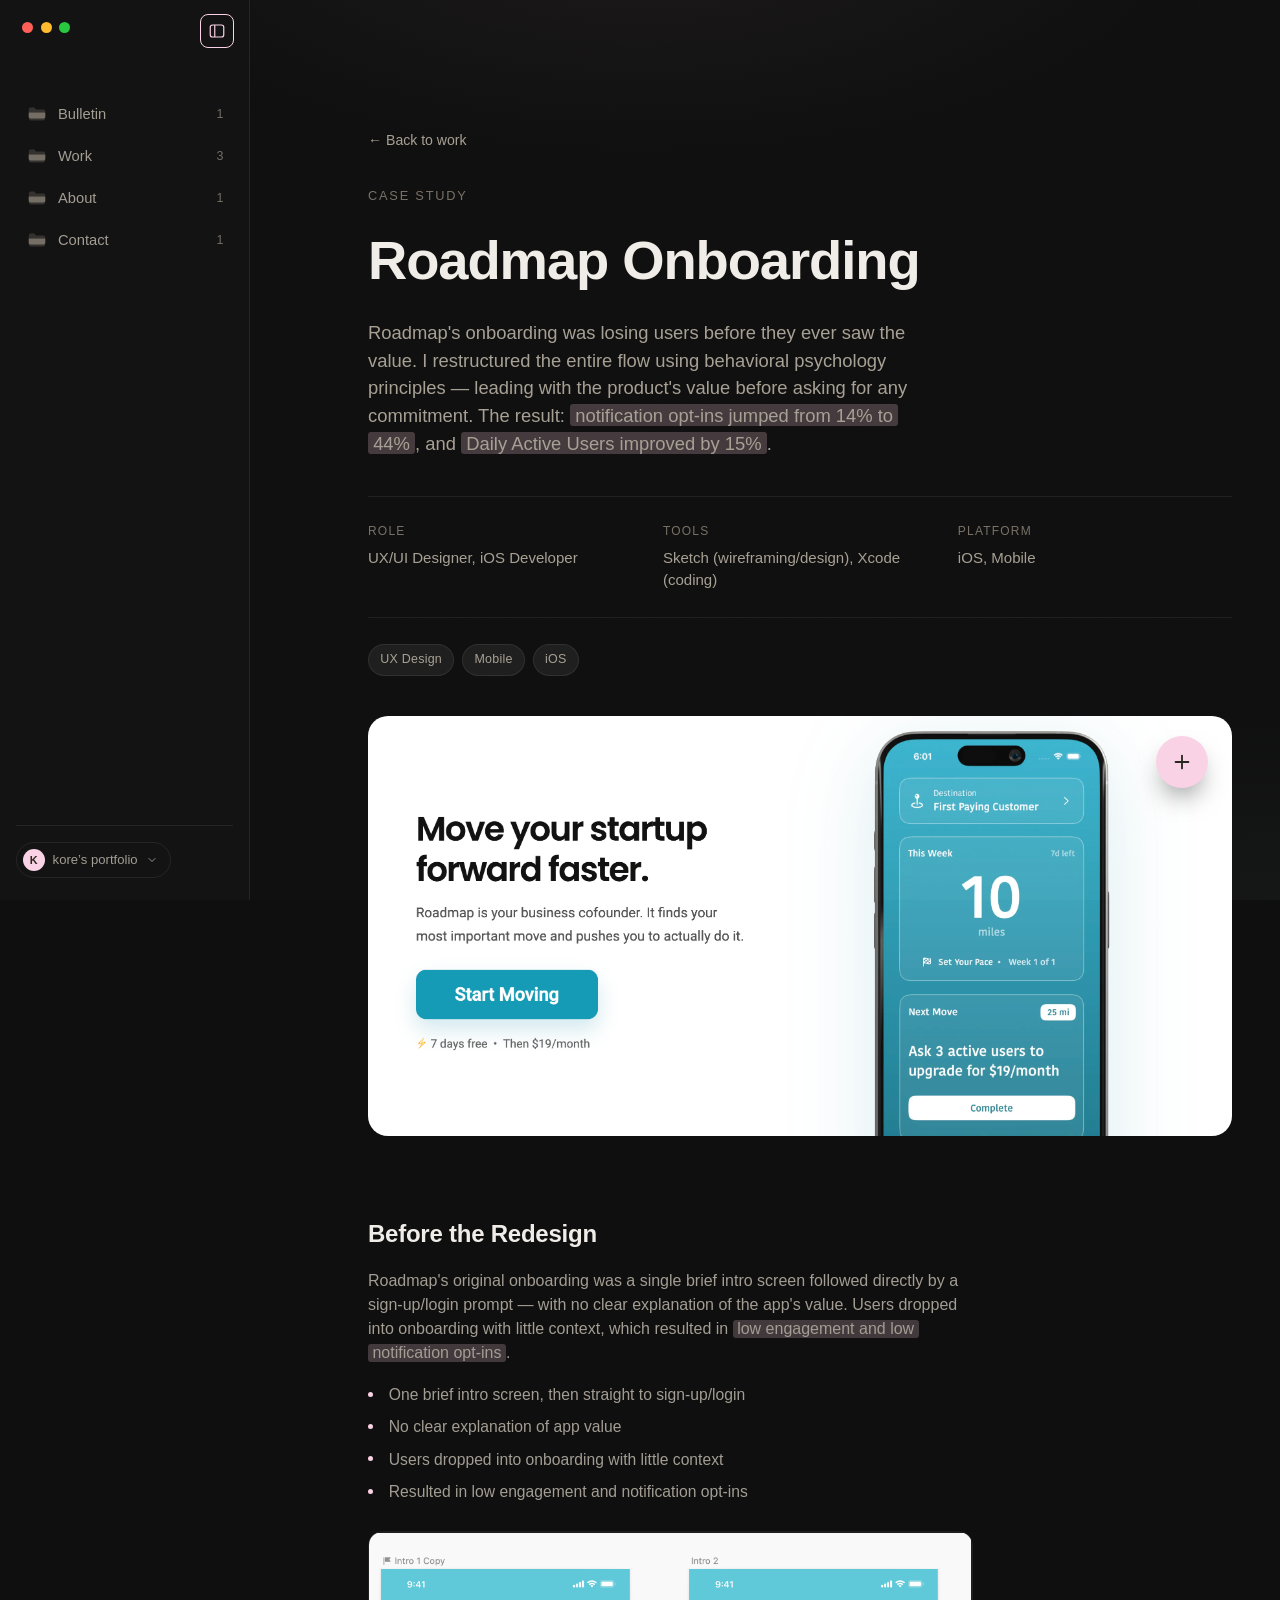
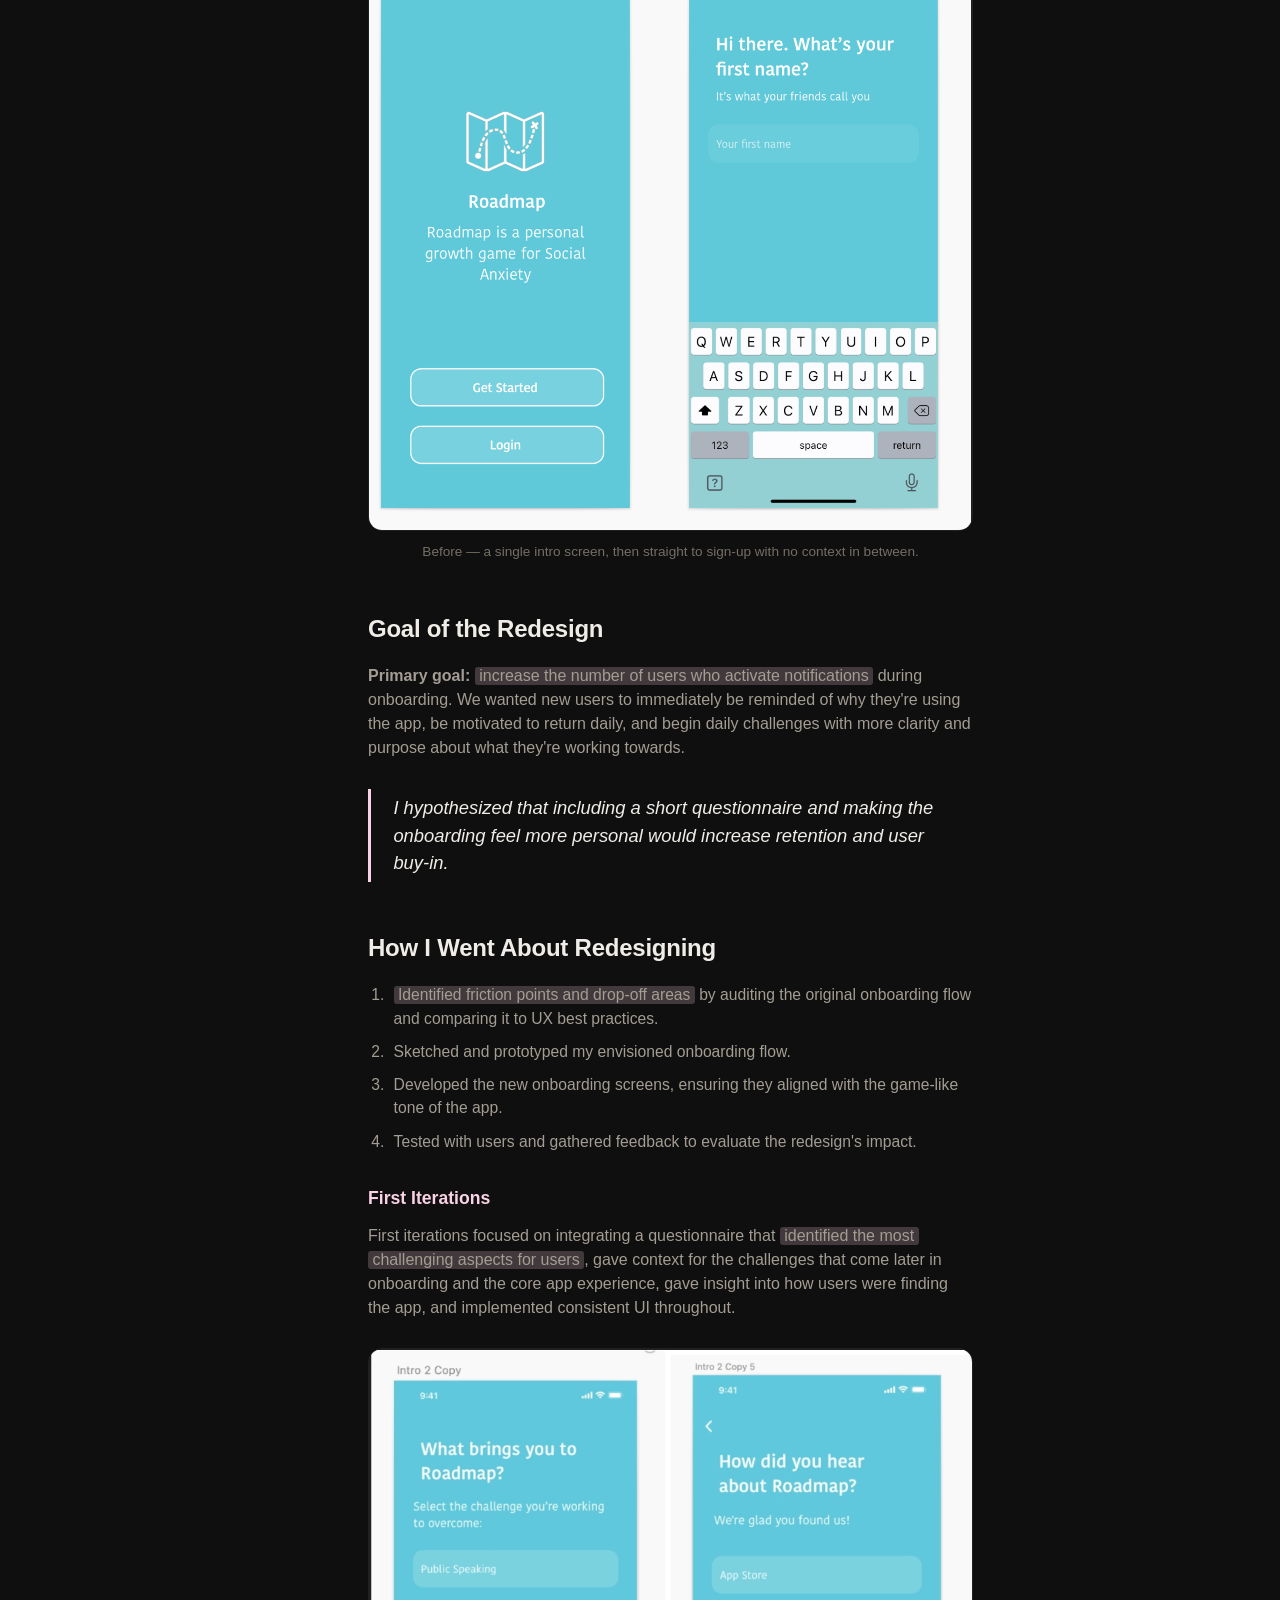
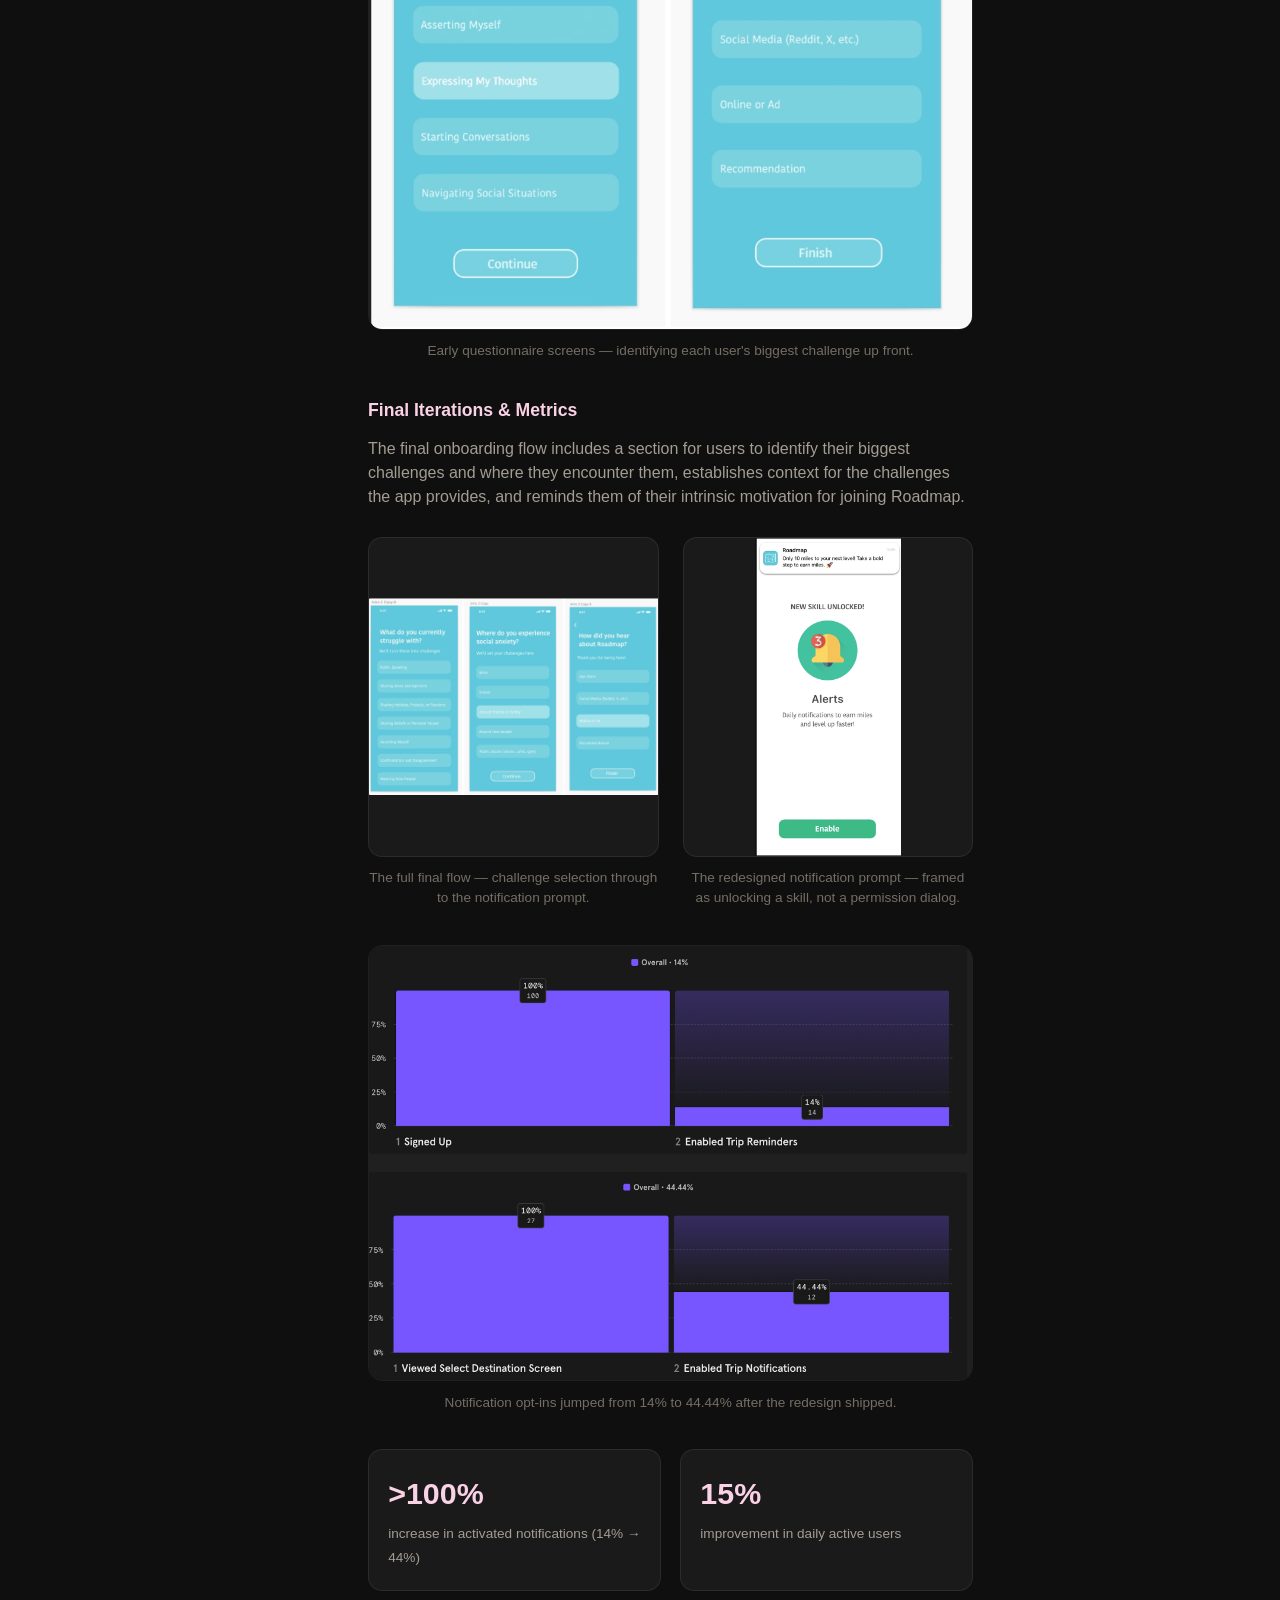
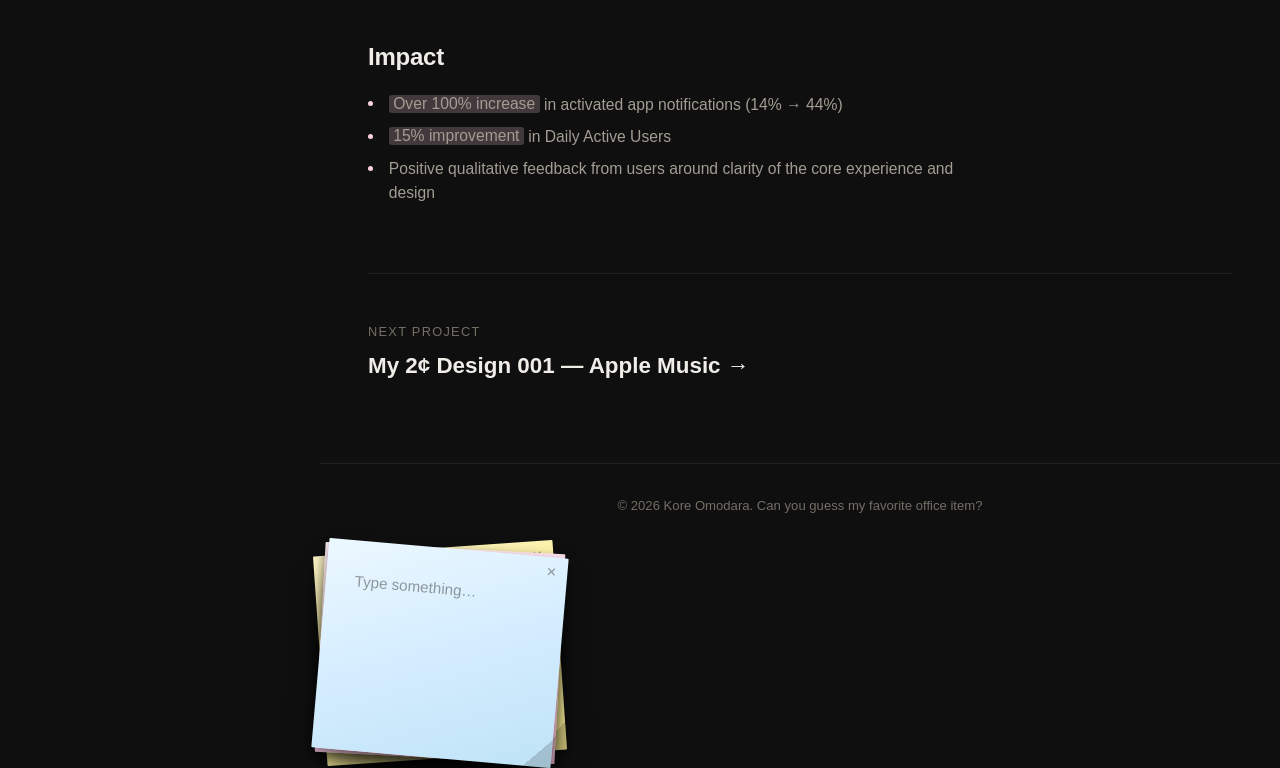
<file: work/roadmap/roadmap.html>
<!DOCTYPE html>
<html lang="en">
<head>
<meta charset="UTF-8">
<meta name="viewport" content="width=device-width, initial-scale=1.0">
<title>Roadmap Onboarding — Kore Omodara</title>
<meta name="description" content="Redesigned mobile onboarding using behavioral psychology, driving a 100%+ lift in notification opt-ins and a 15% increase in daily active users.">

<link rel="icon" type="image/svg+xml" href="data:image/svg+xml,%3Csvg xmlns='http://www.w3.org/2000/svg' viewBox='0 0 100 100'%3E%3Cg transform='rotate(-6 50 50)'%3E%3Crect x='8' y='8' width='84' height='84' rx='4' fill='%23FAF0A0'/%3E%3Cpath d='M92 92 L74 92 L92 74 Z' fill='%23E3D585'/%3E%3Ctext x='50' y='67' font-size='54' font-family='-apple-system, %22SF Pro Display%22, %22Segoe UI%22, sans-serif' font-weight='700' fill='%232A2620' text-anchor='middle'%3EK%3C/text%3E%3C/g%3E%3C/svg%3E">

<link rel="stylesheet" href="../../style.css">
</head>
<body>

<header class="nav" id="siteNav">
  <div class="sidenav-titlebar" aria-hidden="true">
    <span class="mac-dot dot-red"></span><span class="mac-dot dot-yellow"></span><span class="mac-dot dot-green"></span>
  </div>

  <nav class="nav-links" id="navLinks">
    <a href="../../index.html#top" class="nav-link">
      <span class="nav-link-icon" aria-hidden="true"><svg viewBox="0 0 24 24" fill="none"><path d="M3 7a2 2 0 012-2h4l2 2h8a2 2 0 012 2v8a2 2 0 01-2 2H5a2 2 0 01-2-2V7z" fill="currentColor" opacity="0.35"/><path d="M3 10.5h18v4.5a2 2 0 01-2 2H5a2 2 0 01-2-2v-4.5z" fill="currentColor"/><path d="M3.3 10.5h17.4" stroke="currentColor" stroke-width="0.6" opacity="0.5"/></svg></span>
      Bulletin
      <span class="nav-link-count">1</span>
    </a>
    <a href="../../index.html#work" class="nav-link">
      <span class="nav-link-icon" aria-hidden="true"><svg viewBox="0 0 24 24" fill="none"><path d="M3 7a2 2 0 012-2h4l2 2h8a2 2 0 012 2v8a2 2 0 01-2 2H5a2 2 0 01-2-2V7z" fill="currentColor" opacity="0.35"/><path d="M3 10.5h18v4.5a2 2 0 01-2 2H5a2 2 0 01-2-2v-4.5z" fill="currentColor"/><path d="M3.3 10.5h17.4" stroke="currentColor" stroke-width="0.6" opacity="0.5"/></svg></span>
      Work
      <span class="nav-link-count">3</span>
    </a>
    <a href="../../index.html#about" class="nav-link">
      <span class="nav-link-icon" aria-hidden="true"><svg viewBox="0 0 24 24" fill="none"><path d="M3 7a2 2 0 012-2h4l2 2h8a2 2 0 012 2v8a2 2 0 01-2 2H5a2 2 0 01-2-2V7z" fill="currentColor" opacity="0.35"/><path d="M3 10.5h18v4.5a2 2 0 01-2 2H5a2 2 0 01-2-2v-4.5z" fill="currentColor"/><path d="M3.3 10.5h17.4" stroke="currentColor" stroke-width="0.6" opacity="0.5"/></svg></span>
      About
      <span class="nav-link-count">1</span>
    </a>
    <a href="../../index.html#contact" class="nav-link">
      <span class="nav-link-icon" aria-hidden="true"><svg viewBox="0 0 24 24" fill="none"><path d="M3 7a2 2 0 012-2h4l2 2h8a2 2 0 012 2v8a2 2 0 01-2 2H5a2 2 0 01-2-2V7z" fill="currentColor" opacity="0.35"/><path d="M3 10.5h18v4.5a2 2 0 01-2 2H5a2 2 0 01-2-2v-4.5z" fill="currentColor"/><path d="M3.3 10.5h17.4" stroke="currentColor" stroke-width="0.6" opacity="0.5"/></svg></span>
      Contact
      <span class="nav-link-count">1</span>
    </a>
  </nav>

  <div class="sidenav-footer">
    <a href="../../index.html#top" class="nav-profile">
      <span class="nav-profile-avatar">K</span>
      <span class="nav-profile-text">kore&rsquo;s portfolio</span>
      <svg viewBox="0 0 24 24" fill="none"><path d="M6 9l6 6 6-6" stroke="currentColor" stroke-width="1.8" stroke-linecap="round" stroke-linejoin="round"/></svg>
    </a>
  </div>
</header>

<button class="nav-toggle" id="navToggle" aria-label="Toggle sidebar" aria-expanded="false">
  <svg viewBox="0 0 24 24" fill="none"><rect x="3" y="4" width="18" height="16" rx="3" stroke="currentColor" stroke-width="1.6"/><line x1="9" y1="4" x2="9" y2="20" stroke="currentColor" stroke-width="1.6"/></svg>
</button>

<main class="case-study">

  <article class="case-hero">
    <a href="../../index.html#work" class="back-link">&larr; Back to work</a>
    <p class="eyebrow reveal">Case Study</p>
    <h1 class="case-title reveal">Roadmap Onboarding</h1>
    <p class="case-tagline reveal">Roadmap's onboarding was losing users before they ever saw the value. I restructured the entire flow using behavioral psychology principles &mdash; leading with the product's value before asking for any commitment. The result: <span class="highlight">notification opt&#8209;ins jumped from 14% to 44%</span>, and <span class="highlight">Daily Active Users improved by 15%</span>.</p>

    <div class="case-meta reveal">
      <div>
        <span>Role</span>
        <p>UX/UI Designer, iOS Developer</p>
      </div>
      <div>
        <span>Tools</span>
        <p>Sketch (wireframing/design), Xcode (coding)</p>
      </div>
      <div>
        <span>Platform</span>
        <p>iOS, Mobile</p>
      </div>
    </div>

    <div class="case-tags reveal">
      <span class="tag">UX Design</span>
      <span class="tag">Mobile</span>
      <span class="tag">iOS</span>
    </div>
  </article>

  <div class="case-media-banner media-roadmap reveal"><img src="roadmap%20cover.png" alt="Roadmap onboarding redesign cover"></div>

  <section class="case-body">
    <div class="case-content">

      <h2 class="reveal">Before the Redesign</h2>
      <p class="reveal">Roadmap's original onboarding was a single brief intro screen followed directly by a sign&#8209;up/login prompt &mdash; with no clear explanation of the app's value. Users dropped into onboarding with little context, which resulted in <span class="highlight">low engagement and low notification opt&#8209;ins</span>.</p>
      <ul class="reveal">
        <li>One brief intro screen, then straight to sign&#8209;up/login</li>
        <li>No clear explanation of app value</li>
        <li>Users dropped into onboarding with little context</li>
        <li>Resulted in low engagement and notification opt&#8209;ins</li>
      </ul>

      <figure class="case-figure reveal">
        <img src="before%20the%20redesign.png" alt="Original onboarding: a brief intro splash screen followed directly by a name-input sign-up prompt" class="case-inline-img">
        <figcaption>Before &mdash; a single intro screen, then straight to sign&#8209;up with no context in between.</figcaption>
      </figure>

      <h2 class="reveal">Goal of the Redesign</h2>
      <p class="reveal"><strong>Primary goal:</strong> <span class="highlight">increase the number of users who activate notifications</span> during onboarding. We wanted new users to immediately be reminded of why they're using the app, be motivated to return daily, and begin daily challenges with more clarity and purpose about what they're working towards.</p>
      <blockquote class="pull-quote reveal">I hypothesized that including a short questionnaire and making the onboarding feel more personal would increase retention and user buy&#8209;in.</blockquote>

      <h2 class="reveal">How I Went About Redesigning</h2>
      <ol class="reveal">
        <li><span class="highlight">Identified friction points and drop&#8209;off areas</span> by auditing the original onboarding flow and comparing it to UX best practices.</li>
        <li>Sketched and prototyped my envisioned onboarding flow.</li>
        <li>Developed the new onboarding screens, ensuring they aligned with the game&#8209;like tone of the app.</li>
        <li>Tested with users and gathered feedback to evaluate the redesign's impact.</li>
      </ol>

      <h3 class="reveal">First Iterations</h3>
      <p class="reveal">First iterations focused on integrating a questionnaire that <span class="highlight">identified the most challenging aspects for users</span>, gave context for the challenges that come later in onboarding and the core app experience, gave insight into how users were finding the app, and implemented consistent UI throughout.</p>

      <figure class="case-figure reveal">
        <img src="first%20iterations.png" alt="Early questionnaire screens: selecting a challenge to overcome, and how the user heard about Roadmap" class="case-inline-img">
        <figcaption>Early questionnaire screens &mdash; identifying each user's biggest challenge up front.</figcaption>
      </figure>

      <h3 class="reveal">Final Iterations &amp; Metrics</h3>
      <p class="reveal">The final onboarding flow includes a section for users to identify their biggest challenges and where they encounter them, establishes context for the challenges the app provides, and reminds them of their intrinsic motivation for joining Roadmap.</p>

      <div class="case-figure-pair reveal">
        <figure class="case-figure">
          <img src="final%20iterations.png" alt="Final redesigned onboarding screens: challenge selection, social anxiety context, and how-did-you-hear-about-us" class="case-inline-img">
          <figcaption>The full final flow &mdash; challenge selection through to the notification prompt.</figcaption>
        </figure>
        <figure class="case-figure">
          <img src="final%20iteration.png" alt="Redesigned notification permission screen with a push notification preview and an Enable button" class="case-inline-img">
          <figcaption>The redesigned notification prompt &mdash; framed as unlocking a skill, not a permission dialog.</figcaption>
        </figure>
      </div>

      <figure class="case-figure reveal">
        <img src="metrics.png" alt="Funnel chart showing a jump from 14% to 44.44% of users enabling trip/notification reminders" class="case-inline-img">
        <figcaption>Notification opt&#8209;ins jumped from 14% to 44.44% after the redesign shipped.</figcaption>
      </figure>

      <div class="impact-stats reveal">
        <div class="stat"><strong>&gt;100%</strong><span>increase in activated notifications (14% &rarr; 44%)</span></div>
        <div class="stat"><strong>15%</strong><span>improvement in daily active users</span></div>
      </div>

      <h2 class="reveal">Impact</h2>
      <ul class="reveal">
        <li><span class="highlight">Over 100% increase</span> in activated app notifications (14% &rarr; 44%)</li>
        <li><span class="highlight">15% improvement</span> in Daily Active Users</li>
        <li>Positive qualitative feedback from users around clarity of the core experience and design</li>
      </ul>

    </div>
  </section>

  <section class="case-next reveal">
    <p>Next project</p>
    <a href="../2c%20redesign/twocents.html">My 2&cent; Design 001 &mdash; Apple Music &rarr;</a>
  </section>

</main>

<footer class="site-footer">
  <p>&copy; 2026 Kore Omodara. Can you guess my favorite office item?</p>
</footer>

<script src="../../script.js"></script>
</body>
</html>
</file>
<file: style.css>
/* ---------- Reset ---------- */
*, *::before, *::after { box-sizing: border-box; }
html, body, h1, h2, h3, p, ul, figure { margin: 0; padding: 0; }
ul { list-style: none; }
a { color: inherit; text-decoration: none; }
img { max-width: 100%; display: block; }
button { font: inherit; background: none; border: none; cursor: pointer; }

html {
  scroll-behavior: smooth;
}

/* ---------- Tokens ---------- */
:root {
  --bg: #0F0F0F;
  --bg-soft: #131313;
  --surface: #1A1A1A;
  --surface-2: #1E1E1E;
  --border: rgba(240, 237, 232, 0.08);

  --text: #F0EDE8;
  --text-dim: #A39D93;
  --text-faint: #746E65;
  --accent: #FAD2E5;

  --pink: #FBD9E9;
  --yellow: #FAF0A0;
  --blue: #D6EEFF;
  --ink: #2A2620;

  --font-display: -apple-system, BlinkMacSystemFont, "SF Pro Display", "SF Pro Text", "Segoe UI", ui-sans-serif, Helvetica, Arial, sans-serif;
  --font-body: -apple-system, BlinkMacSystemFont, "SF Pro Text", "Segoe UI", ui-sans-serif, Helvetica, Arial, sans-serif;

  --max-w: 1180px;
  --pad: clamp(1.25rem, 5vw, 3rem);

  --ease: cubic-bezier(0.16, 1, 0.3, 1);
}

body {
  background: var(--bg);
  color: var(--text);
  font-family: var(--font-body);
  font-weight: 400;
  line-height: 1.5;
  -webkit-font-smoothing: antialiased;
  overflow-x: hidden;
}

::selection {
  background: var(--accent);
  color: var(--ink);
}

/* subtle grain so the black doesn't feel flat, plus an even, all-over
   cork-like speckle — enough to read as a corkboard the sticky notes are
   pinned to, without lightening the dark palette or forming any one shape */
body::before {
  content: "";
  position: fixed;
  inset: 0;
  pointer-events: none;
  z-index: 0;
  background:
    radial-gradient(ellipse 80% 50% at 50% -10%, rgba(250, 210, 229, 0.06), transparent 60%),
    radial-gradient(ellipse 60% 40% at 100% 100%, rgba(214, 238, 255, 0.03), transparent 60%);
}

body::after {
  content: "";
  position: fixed;
  inset: 0;
  pointer-events: none;
  z-index: 0;
  opacity: 0.22;
  mix-blend-mode: overlay;
  background-image: url("data:image/svg+xml,%3Csvg%20xmlns%3D%22http%3A%2F%2Fwww.w3.org%2F2000%2Fsvg%22%20width%3D%22140%22%20height%3D%22140%22%3E%3Cfilter%20id%3D%22n%22%3E%3CfeTurbulence%20type%3D%22fractalNoise%22%20baseFrequency%3D%220.85%22%20numOctaves%3D%222%22%20stitchTiles%3D%22stitch%22%2F%3E%3CfeColorMatrix%20type%3D%22matrix%22%20values%3D%220%200%200%200%200.6%20%200%200%200%200%200.47%20%200%200%200%200%200.32%20%200%200%200%200.6%200%22%2F%3E%3C%2Ffilter%3E%3Crect%20width%3D%22100%25%22%20height%3D%22100%25%22%20filter%3D%22url%28%23n%29%22%2F%3E%3C%2Fsvg%3E");
  background-size: 140px 140px;
}

.section-inner {
  max-width: var(--max-w);
  margin: 0 auto;
  padding: 0 var(--pad);
  position: relative;
}

.eyebrow {
  font-family: var(--font-display);
  font-size: 0.8rem;
  letter-spacing: 0.14em;
  text-transform: uppercase;
  color: var(--text-faint);
  margin-bottom: 0.9rem;
}

.section-title {
  font-family: var(--font-display);
  font-weight: 600;
  font-size: clamp(1.9rem, 4vw, 2.75rem);
  letter-spacing: -0.01em;
  margin-bottom: 0.9rem;
}

.section-sub {
  color: var(--text-dim);
  font-size: 1.05rem;
  max-width: 42ch;
  margin-bottom: 3rem;
  font-weight: 400;
}

/* ---------- Scroll reveal ---------- */
.reveal {
  opacity: 0;
  transform: translateY(22px);
  transition: opacity 0.7s var(--ease), transform 0.7s var(--ease);
}
.reveal.in-view {
  opacity: 1;
  transform: translateY(0);
}

/* ---------- Nav (Notes-app style sidebar) ---------- */
.nav {
  position: fixed;
  top: 0;
  left: 0;
  width: 250px;
  height: 100vh;
  background: var(--bg-soft);
  border-right: 1px solid var(--border);
  z-index: 100;
  display: flex;
  flex-direction: column;
  padding: 1.1rem 1rem 1.4rem;
  overflow-y: auto;
}

.sidenav-titlebar {
  display: flex;
  gap: 0.45rem;
  padding: 0.3rem 0.4rem 1.3rem;
  flex: 0 0 auto;
}

.mac-dot {
  width: 11px;
  height: 11px;
  border-radius: 50%;
}

.mac-dot.dot-red { background: #ff5f57; }
.mac-dot.dot-yellow { background: #febc2e; }
.mac-dot.dot-green { background: #28c840; }

.nav-links {
  display: flex;
  flex-direction: column;
  gap: 0.15rem;
  margin-top: 2.5rem;
}

.nav-link {
  display: flex;
  align-items: center;
  gap: 0.65rem;
  font-size: 0.92rem;
  color: var(--text-dim);
  padding: 0.55rem 0.6rem;
  border-radius: 8px;
  transition: color 0.2s ease, background 0.2s ease;
}

/* Notes-app-style item count, right-aligned in the row */
.nav-link-count {
  margin-left: auto;
  font-size: 0.78rem;
  color: var(--text-faint);
  font-variant-numeric: tabular-nums;
}

.nav-link-icon {
  display: flex;
  align-items: center;
  justify-content: center;
  width: 22px;
  height: 22px;
  flex: 0 0 auto;
  color: var(--text-faint);
}

.nav-link-icon svg {
  width: 22px;
  height: 22px;
}

.nav-link:hover {
  color: var(--text);
  background: rgba(240, 237, 232, 0.05);
}

.nav-link.active {
  color: var(--text);
  background: rgba(250, 210, 229, 0.16);
}

.nav-link.active .nav-link-icon {
  color: var(--accent);
}

.sidenav-footer {
  margin-top: auto;
  padding-top: 1rem;
  border-top: 1px solid var(--border);
  flex: 0 0 auto;
}

/* Pinterest-style profile pill — rounded outline, avatar + name + chevron */
.nav-profile {
  display: flex;
  align-items: center;
  gap: 0.5rem;
  padding: 0.35rem 0.75rem 0.35rem 0.35rem;
  border: 1px solid var(--border);
  border-radius: 999px;
  color: var(--text-dim);
  font-size: 0.82rem;
  white-space: nowrap;
  width: fit-content;
}

.nav-profile svg {
  width: 12px;
  height: 12px;
  flex: 0 0 auto;
}

.nav-profile-avatar {
  display: flex;
  align-items: center;
  justify-content: center;
  width: 22px;
  height: 22px;
  border-radius: 50%;
  background: var(--accent);
  color: var(--ink);
  font-size: 0.68rem;
  font-weight: 600;
  flex: 0 0 auto;
}

.nav-toggle {
  display: flex;
  position: fixed;
  top: 0.85rem;
  left: 200px;
  z-index: 110;
  width: 34px;
  height: 34px;
  align-items: center;
  justify-content: center;
  background: var(--bg-soft);
  border: 1px solid var(--border);
  border-radius: 8px;
  color: var(--text-dim);
  transition: left 0.35s var(--ease), color 0.2s ease, border-color 0.2s ease;
}

/* when the sidebar is collapsed (its traffic-light dots gone with it),
   the toggle moves back to the corner so it stays reachable */
body.nav-collapsed .nav-toggle {
  left: 1rem;
}

.nav-toggle svg {
  width: 18px;
  height: 18px;
}

.nav-toggle:hover,
.nav-toggle.open {
  color: var(--accent);
  border-color: var(--accent);
}

/* Collapsible sidebar — a single "nav-collapsed" class on <body> hides
   the sidebar and gives the content its full width back, at any size */
.nav {
  transform: translateX(0);
  transition: transform 0.35s var(--ease);
}

body.nav-collapsed .nav {
  transform: translateX(-100%);
}

@media (min-width: 721px) {
  body {
    padding-left: 320px;
    transition: padding-left 0.35s var(--ease);
  }

  body.nav-collapsed {
    padding-left: 0;
  }
}

/* ---------- Hero ---------- */
.hero {
  min-height: 100svh;
  display: flex;
  flex-direction: column;
  align-items: center;
  justify-content: flex-start;
  text-align: center;
  padding: 11rem var(--pad) 3rem;
  max-width: var(--max-w);
  margin: 0 auto;
  position: relative;
}

.hero-inner {
  display: flex;
  flex-direction: column;
  align-items: center;
}

.hero-name {
  font-family: var(--font-display);
  font-weight: 700;
  font-size: clamp(2.6rem, 9vw, 5.5rem);
  line-height: 1;
  letter-spacing: -0.02em;
  color: var(--text);
  margin-bottom: 2.75rem;
}

.typed-cursor {
  display: inline-block;
  width: 3px;
  height: 0.85em;
  margin-left: 4px;
  background: var(--accent);
  vertical-align: text-bottom;
  animation: blink-caret 0.9s step-end infinite;
  transition: opacity 0.6s ease;
}

.typed-cursor.done {
  opacity: 0;
}

@keyframes blink-caret {
  0%, 100% { opacity: 1; }
  50% { opacity: 0; }
}

.hero-kicker {
  font-family: var(--font-display);
  color: var(--accent);
  font-size: 0.95rem;
  letter-spacing: 0.08em;
  text-transform: uppercase;
  margin-bottom: 0.6rem;
  min-height: 1.4em;
  transition: opacity 0.25s ease;
}

.hero-kicker:hover {
  opacity: 0.7;
}

.role-cursor {
  display: inline-block;
  width: 2px;
  height: 0.8em;
  margin-left: 2px;
  background: var(--accent);
  vertical-align: text-bottom;
  animation: blink-caret 0.9s step-end infinite;
}

.hero-sticky-stack {
  position: relative;
  display: inline-block;
  margin: 0.3rem 0 4rem;
}

.sticky-note.hero-sticky {
  --base-rot: -3deg;
  display: block;
  width: min(68vw, 700px);
  min-height: auto;
  padding: 2.4rem 2.6rem 2.9rem;
}

.hero-tagline {
  font-size: 1.5rem;
  line-height: 1.35;
}

.sticky-note.hero-sticky-small {
  --base-rot: -8deg;
  position: absolute;
  bottom: -80px;
  right: -120px;
  /* above the decorative notes (z-index: 60) so one drifting nearby
     can never sit on top of this and swallow its click */
  z-index: 65;
  cursor: pointer;
}

@media (max-width: 600px) {
  .sticky-note.hero-sticky-small {
    /* fixed-width note vs. a viewport-scaled pink note — without shrinking
       it too, the two are nearly the same width on a phone and swallow
       each other instead of just overlapping at a corner */
    width: 165px;
    min-height: auto;
    padding: 1.1rem 1.3rem 1.6rem;
    font-size: 0.95rem;
    right: 0;
    bottom: -60px;
  }
}

.hero-links {
  display: flex;
  flex-wrap: wrap;
  justify-content: center;
  gap: 0.75rem;
}

.hero-link {
  width: 46px;
  height: 46px;
  display: flex;
  align-items: center;
  justify-content: center;
  border: 1px solid var(--border);
  border-radius: 50%;
  color: var(--text-dim);
  transition: all 0.25s var(--ease);
}

.hero-link svg {
  width: 19px;
  height: 19px;
}

.hero-link:hover {
  color: var(--text);
  border-color: var(--accent);
  background: rgba(250, 210, 229, 0.08);
  transform: translateY(-3px);
}

.hero-scroll-hint {
  display: flex;
  flex-direction: column;
  align-items: center;
  gap: 0.35rem;
  margin-top: 2.6rem;
  font-size: 0.76rem;
  letter-spacing: 0.05em;
  color: var(--text-faint);
  animation: scroll-hint-fade 2.6s ease-in-out infinite;
  transition: color 0.25s ease;
}

.hero-scroll-hint:hover {
  color: var(--text-dim);
}

.hero-scroll-arrow {
  font-size: 0.9rem;
}

@keyframes scroll-hint-fade {
  0%, 100% { opacity: 0.35; }
  50% { opacity: 0.85; }
}

/* ---------- Work / masonry ---------- */
.work {
  padding: 3rem 0 6rem;
  position: relative;
  z-index: 1;
}

@media (min-width: 721px) {
  .work .section-inner {
    padding-right: calc(var(--pad) + 70px);
    /* left-column cards fan their pin/like/share arc toward the outer
       left edge — without this buffer that arc can land underneath the
       sidebar (which sits above it, z-index 100) whenever it's open,
       making the buttons disappear behind the nav panel */
    padding-left: calc(var(--pad) + 70px);
  }
}

.masonry {
  column-count: 1;
  column-gap: 3.25rem;
}

@media (min-width: 860px) {
  .masonry { column-count: 2; }
}

.project-card {
  position: relative;
  z-index: 1;
  break-inside: avoid;
  display: block;
  background: var(--surface);
  border: 1px solid var(--border);
  border-radius: 20px;
  margin-bottom: 2rem;
  transition: transform 0.4s var(--ease), box-shadow 0.4s var(--ease), border-color 0.4s var(--ease);
  cursor: pointer;
}

.project-card:hover {
  z-index: 10;
  transform: translateY(-6px);
  border-color: rgba(240, 237, 232, 0.16);
  box-shadow: 0 24px 48px -20px rgba(0, 0, 0, 0.6);
}

.project-media {
  position: relative;
  display: flex;
  align-items: center;
  justify-content: center;
  border-radius: 20px 20px 0 0;
}

.media-mark {
  font-family: var(--font-display);
  font-weight: 700;
  font-size: 4rem;
  color: rgba(240, 237, 232, 0.9);
  letter-spacing: -0.02em;
  transition: transform 0.5s var(--ease);
}

.project-card:hover .media-mark {
  transform: scale(1.08);
}

/* clips and rounds just the image, as a wrapper separate from
   .card-actions — the pin/like/share arc needs to fan out past the
   media box's own edges on hover, so it can't share this clip */
.project-media-frame {
  position: absolute;
  inset: 0;
  overflow: hidden;
  border-radius: 20px 20px 0 0;
}

.project-cover-img {
  position: absolute;
  inset: 0;
  width: 100%;
  height: 100%;
  object-fit: cover;
  object-position: top;
  transition: transform 0.5s var(--ease);
}

.project-card:hover .project-cover-img {
  transform: scale(1.05);
}

/* the cover art is a wide ~2:1 banner, not a tall app screenshot like the
   other covers — a shorter box lets it fill the frame cleanly instead of
   floating in a mostly-empty tall card */
.media-carehaven .project-cover-img {
  object-position: center;
}

.media-carehaven  { height: 260px; background: linear-gradient(135deg, #1c3b3a, #0e2624 60%, #0a1c1b); }
.media-roadmap    { height: 250px; background: linear-gradient(135deg, #3a2418, #522f1c 55%, #23140c); }
.media-disordered { height: 330px; background: linear-gradient(135deg, #232742, #171a30 55%, #0f1120); }
.media-twocents   { height: 560px; background: linear-gradient(135deg, #3a1c26, #2a141d 55%, #180b10); }

.project-body {
  padding: 2rem 2rem 2.25rem;
}

.project-tags {
  display: flex;
  flex-wrap: wrap;
  gap: 0.45rem;
  margin-bottom: 1rem;
}

.tag {
  font-size: 0.78rem;
  padding: 0.35rem 0.7rem;
  border-radius: 999px;
  background: var(--surface-2);
  border: 1px solid var(--border);
  color: var(--text-dim);
  letter-spacing: 0.02em;
}

.project-title {
  font-family: var(--font-display);
  font-weight: 600;
  font-size: 1.6rem;
  margin-bottom: 0.7rem;
  letter-spacing: -0.01em;
}

.project-desc {
  color: var(--text-dim);
  font-size: 1rem;
  margin-bottom: 1.2rem;
}

/* fine-print tools line — lets things like Figma and React surface
   contextually per project instead of needing their own section */
.project-tools {
  display: flex;
  flex-wrap: wrap;
  margin-bottom: 1.2rem;
}

.tool-tag {
  font-size: 0.78rem;
  color: var(--text-faint);
  letter-spacing: 0.01em;
}

.tool-tag:not(:last-child)::after {
  content: "\00b7";
  margin: 0 0.45rem;
  color: var(--text-faint);
}

.project-cta {
  display: inline-flex;
  align-items: center;
  gap: 0.35rem;
  font-family: var(--font-display);
  font-size: 0.85rem;
  color: var(--accent);
  opacity: 0;
  transform: translateX(-6px);
  transition: opacity 0.35s var(--ease), transform 0.35s var(--ease);
}

.project-card:hover .project-cta {
  opacity: 1;
  transform: translateX(0);
}

.project-cta .arrow {
  transition: transform 0.3s var(--ease);
}

.project-card:hover .project-cta .arrow {
  transform: translateX(3px);
}

.project-cta {
  cursor: pointer;
}

/* Pinterest-style arc action cluster (pin / like / share) — fans out on
   hover from the edge of the card facing away from the grid's center:
   left-column cards open to the left, right-column cards open to the right */
.card-actions {
  position: absolute;
  top: 50%;
  left: 0;
  z-index: 2;
  width: 0;
  height: 0;
}

.project-card.arc-right .card-actions {
  left: auto;
  right: 0;
}

.icon-btn {
  position: absolute;
  top: 0;
  left: 0;
  width: 46px;
  height: 46px;
  border-radius: 50%;
  display: flex;
  align-items: center;
  justify-content: center;
  background: rgba(15, 15, 15, 0.6);
  backdrop-filter: blur(6px);
  -webkit-backdrop-filter: blur(6px);
  border: 1px solid rgba(240, 237, 232, 0.16);
  color: var(--text);
  opacity: 0;
  transform: translate(-50%, -50%) scale(0.3);
  transition: transform 0.4s var(--ease), opacity 0.3s ease, background 0.25s ease, color 0.25s ease, border-color 0.25s ease;
}

.icon-btn svg {
  width: 19px;
  height: 19px;
  pointer-events: none;
}

.icon-btn:hover {
  border-color: var(--accent);
}

.icon-btn:active {
  transform: translate(calc(-50% + var(--arc-x, 0px)), calc(-50% + var(--arc-y, 0px))) scale(0.92) !important;
}

.icon-btn.pin-btn.active {
  background: var(--accent);
  border-color: var(--accent);
  color: var(--ink);
}

.icon-btn.like-btn.active {
  background: var(--pink);
  border-color: var(--pink);
  color: var(--ink);
}

.icon-btn.like-btn.active svg path {
  fill: var(--ink);
}

/* anchored right at the card's edge, fanning out past it into the
   gutter — mostly vertical spread so it never reaches the next card */
.icon-btn.pin-btn { --arc-x: -40px; --arc-y: -62px; transition-delay: 0s; }
.icon-btn.like-btn { --arc-x: -74px; --arc-y: 0px; transition-delay: 0.04s; }
.icon-btn.share-btn { --arc-x: -40px; --arc-y: 62px; transition-delay: 0.08s; }

/* mirrored: opens past the right edge instead of the left */
.project-card.arc-right .icon-btn.pin-btn { --arc-x: 40px; }
.project-card.arc-right .icon-btn.like-btn { --arc-x: 74px; }
.project-card.arc-right .icon-btn.share-btn { --arc-x: 40px; }

.project-card:hover .icon-btn {
  opacity: 1;
  transform: translate(calc(-50% + var(--arc-x)), calc(-50% + var(--arc-y))) scale(1);
}

/* Toast (share link copied) */
.toast {
  position: fixed;
  bottom: 26px;
  left: 50%;
  transform: translateX(-50%) translateY(20px);
  background: var(--surface-2);
  border: 1px solid var(--border);
  color: var(--text);
  padding: 0.75rem 1.2rem;
  border-radius: 999px;
  font-size: 0.85rem;
  opacity: 0;
  pointer-events: none;
  transition: opacity 0.3s var(--ease), transform 0.3s var(--ease);
  z-index: 999;
  box-shadow: 0 16px 32px -12px rgba(0, 0, 0, 0.6);
}

.toast.show {
  opacity: 1;
  transform: translateX(-50%) translateY(0);
}

/* ---------- Sticky notes ---------- */
.sticky-note {
  --base-rot: 0deg;
  position: relative;
  display: block;
  box-sizing: border-box;
  text-align: left;
  overflow-wrap: break-word;
  word-wrap: break-word;
  font-family: var(--font-body);
  font-weight: 400;
  color: var(--ink);
  width: 240px;
  min-height: 210px;
  padding: 1.9rem 1.8rem 2.2rem;
  font-size: 1.35rem;
  line-height: 1.35;
  box-shadow:
    0 22px 38px -14px rgba(0, 0, 0, 0.55),
    0 5px 12px rgba(0, 0, 0, 0.35);
  border-radius: 1px;
  transform: rotate(var(--base-rot));
  transition: transform 0.35s var(--ease), box-shadow 0.35s var(--ease);
  cursor: grab;
  touch-action: none;
  user-select: none;
  -webkit-user-select: none;
}

.sticky-note:hover {
  transform: rotate(calc(var(--base-rot) * 0.3)) translateY(-6px) scale(1.03);
  box-shadow:
    0 30px 46px -14px rgba(0, 0, 0, 0.6),
    0 8px 16px rgba(0, 0, 0, 0.4);
}

/* Pinned in place — no drag, no hover lift */
.sticky-note.static-sticky {
  cursor: default;
}

.sticky-note.static-sticky:hover {
  transform: rotate(var(--base-rot));
  box-shadow:
    0 22px 38px -14px rgba(0, 0, 0, 0.55),
    0 5px 12px rgba(0, 0, 0, 0.35);
}

/* Grab a note and stick it somewhere else on the page */
.sticky-note.dragging {
  cursor: grabbing;
  transition: none;
  z-index: 500;
  transform: rotate(calc(var(--base-rot) * 0.6)) scale(1.06);
  box-shadow:
    0 54px 70px -16px rgba(0, 0, 0, 0.75),
    0 18px 30px rgba(0, 0, 0, 0.55);
}

.sticky-note.dropped {
  z-index: 20;
  animation: sticky-drop 0.4s var(--ease);
}

@keyframes sticky-drop {
  0% { transform: rotate(var(--base-rot)) scale(1.08); }
  55% { transform: rotate(var(--base-rot)) scale(0.96); }
  100% { transform: rotate(var(--base-rot)) scale(1); }
}

/* Can't drop on top of text — a quick refusal shake back into place */
.sticky-note.rejected {
  animation: sticky-reject 0.4s var(--ease);
}

@keyframes sticky-reject {
  0%, 100% { transform: rotate(var(--base-rot)); }
  25% { transform: rotate(calc(var(--base-rot) - 6deg)); }
  50% { transform: rotate(calc(var(--base-rot) + 6deg)); }
  75% { transform: rotate(calc(var(--base-rot) - 3deg)); }
}

.sticky-note-slot {
  visibility: hidden;
}

/* Floating "+" button — lets a visitor pin their own sticky note */
.add-note-btn {
  position: fixed;
  bottom: 7rem;
  right: 4.5rem;
  width: 52px;
  height: 52px;
  border-radius: 50%;
  background: var(--accent);
  color: var(--ink);
  display: flex;
  align-items: center;
  justify-content: center;
  box-shadow: 0 14px 28px -10px rgba(0, 0, 0, 0.6);
  z-index: 90;
  transition: transform 0.25s var(--ease);
}

.add-note-btn:hover {
  transform: scale(1.08);
}

.add-note-btn svg {
  width: 22px;
  height: 22px;
}

.user-sticky {
  z-index: 60;
}

.user-sticky-close {
  position: absolute;
  top: 4px;
  right: 6px;
  width: 20px;
  height: 20px;
  border-radius: 50%;
  display: flex;
  align-items: center;
  justify-content: center;
  color: var(--ink);
  opacity: 0.45;
  font-size: 17px;
  line-height: 1;
}

.user-sticky-close:hover {
  opacity: 0.85;
}

.user-sticky-text {
  outline: none;
  min-height: 3.5em;
  cursor: text;
  font-size: 0.95rem;
  line-height: 1.4;
}

.user-sticky-text:empty::before {
  content: attr(data-placeholder);
  opacity: 0.45;
}

.sticky-highlight {
  background: rgba(255, 255, 255, 0.55);
  padding: 0.04em 0.3em;
  border-radius: 3px;
  box-decoration-break: clone;
  -webkit-box-decoration-break: clone;
}

/* a real link living inside a sticky note */
.sticky-link {
  color: var(--ink);
  text-decoration: underline;
  text-decoration-color: rgba(42, 38, 32, 0.45);
  text-underline-offset: 2px;
  cursor: pointer;
  touch-action: auto;
}

.sticky-link:hover {
  text-decoration-color: currentColor;
}

/* General-purpose marker highlight for use anywhere on the dark page —
   a lighter-weight pink wash, distinct from the pastel sticky-note one */
.highlight {
  background: rgba(250, 210, 229, 0.22);
  padding: 0.03em 0.28em;
  border-radius: 3px;
  box-decoration-break: clone;
  -webkit-box-decoration-break: clone;
}

/* paper texture: soft diagonal light so it doesn't read as a flat rectangle */
.sticky-yellow { background: linear-gradient(160deg, #fff6c9 0%, var(--yellow) 45%, #f0e48f 100%); }
.sticky-pink   { background: linear-gradient(160deg, #fef0f6 0%, var(--pink) 45%, #f3b8d3 100%); }
.sticky-blue   { background: linear-gradient(160deg, #ecf8ff 0%, var(--blue) 45%, #bfe3f7 100%); }

/* peeled corner, bottom right, like real paper lifting off the pad */
.sticky-note::after {
  content: "";
  position: absolute;
  right: 0;
  bottom: 0;
  width: 28px;
  height: 28px;
  background: linear-gradient(135deg, transparent 50%, rgba(0, 0, 0, 0.16) 50%);
  border-radius: 0 0 1px 0;
  transition: width 0.35s var(--ease), height 0.35s var(--ease);
}

.note-cluster {
  position: relative;
  width: 100%;
  max-width: 450px;
  min-height: 590px;
  align-self: start;
  justify-self: center;
  padding-top: 0.5rem;
}

/* near-flat cascade — pink top-left, blue offset right with just a
   corner touching it, yellow tucked below overlapping only blue's
   bottom-left corner, staying fully clickable/draggable via z-index */
.sticky-note.about-sticky { width: 220px; }
.sticky-note.about-sticky-1 { --base-rot: 2deg; position: absolute; top: 0; left: 0; z-index: 3; }
.sticky-note.about-sticky-2 { --base-rot: -2deg; position: absolute; top: 68px; left: 205px; z-index: 2; }
.sticky-note.about-sticky-3 { --base-rot: 1deg; position: absolute; top: 335px; left: 95px; z-index: 1; }

@media (max-width: 480px) {
  .sticky-note.about-sticky-2 { left: 100px; }
  .sticky-note.about-sticky-3 { left: 25px; }
}

.sticky-note.contact-sticky {
  --base-rot: -4deg;
}

/* ---------- About ---------- */
.about {
  padding: 6rem 0;
  position: relative;
  z-index: 1;
}

.about-grid {
  display: grid;
  grid-template-columns: 1fr;
  gap: 3rem;
  align-items: start;
}

@media (min-width: 860px) {
  .about-grid {
    grid-template-columns: 1.6fr 1fr;
  }
}

.about-copy p {
  color: var(--text-dim);
  font-size: 1.02rem;
  max-width: 58ch;
  margin-bottom: 1.1rem;
}

.about-copy p:last-child { margin-bottom: 0; }

/* ---------- Contact ---------- */
.contact {
  padding: 6rem 0 10rem;
  position: relative;
  z-index: 1;
}

.contact-inner {
  display: grid;
  grid-template-columns: 1fr;
  gap: 1.25rem;
  align-items: start;
}

.contact-copy {
  display: flex;
  flex-direction: column;
  align-items: flex-start;
}

@media (min-width: 860px) {
  .contact-inner {
    grid-template-columns: 1.6fr 1fr;
  }
}

.contact-sticky-cluster {
  position: relative;
  justify-self: start;
  width: 240px;
  min-height: 250px;
}

.contact-sticky-cluster .sticky-note.contact-sticky {
  position: relative;
  z-index: 1;
}

.sticky-note.contact-sticky-2 {
  --base-rot: -40deg;
  position: absolute;
  bottom: -140px;
  right: 80px;
  z-index: 2;
  cursor: pointer;
}

@media (max-width: 600px) {
  .sticky-note.contact-sticky-2 {
    /* a 240px note rotated -40deg has a much wider bounding box than its
       own width — full size + full rotation here would bleed off the
       left edge of a narrow screen, so both get scaled back */
    width: 165px;
    min-height: auto;
    padding: 1.1rem 1.3rem 1.6rem;
    font-size: 0.95rem;
    --base-rot: -22deg;
    right: 0;
    bottom: -70px;
  }
}

.contact-actions {
  display: flex;
  flex-wrap: wrap;
  align-items: center;
  gap: 0.9rem;
}

.btn-primary {
  display: inline-flex;
  align-items: center;
  gap: 0.5rem;
  font-family: var(--font-display);
  font-weight: 600;
  font-size: 1.05rem;
  color: var(--ink);
  background: var(--accent);
  padding: 0.95rem 1.8rem;
  border-radius: 999px;
  margin-top: 0.5rem;
  transition: transform 0.3s var(--ease), box-shadow 0.3s var(--ease);
}

.btn-primary:hover {
  transform: translateY(-3px);
  box-shadow: 0 16px 32px -12px rgba(250, 210, 229, 0.4);
}

.btn-primary .arrow {
  transition: transform 0.3s var(--ease);
}

.btn-primary:hover .arrow {
  transform: translateX(3px);
}

.btn-secondary {
  display: inline-flex;
  align-items: center;
  gap: 0.5rem;
  font-family: var(--font-display);
  font-weight: 600;
  font-size: 1.05rem;
  color: var(--text);
  background: transparent;
  border: 1px solid var(--border);
  padding: 0.9rem 1.7rem;
  border-radius: 999px;
  margin-top: 0.5rem;
  transition: transform 0.3s var(--ease), border-color 0.3s var(--ease), color 0.3s ease;
}

.btn-secondary:hover {
  transform: translateY(-3px);
  border-color: var(--accent);
  color: var(--accent);
}

.contact-email-sub {
  margin-top: 1rem;
  font-size: 0.88rem;
  color: var(--text-faint);
}

.email-copy-btn {
  color: var(--text-dim);
  border-bottom: 1px dashed var(--text-faint);
  transition: color 0.2s ease, border-color 0.2s ease;
}

.email-copy-btn:hover {
  color: var(--accent);
  border-color: var(--accent);
}

.footer-links {
  display: flex;
  flex-wrap: wrap;
  gap: 0.75rem;
  margin-top: 3rem;
}

.footer-links a {
  width: 44px;
  height: 44px;
  display: flex;
  align-items: center;
  justify-content: center;
  border: 1px solid var(--border);
  border-radius: 50%;
  color: var(--text-dim);
  transition: all 0.25s var(--ease);
}

.footer-links a svg {
  width: 18px;
  height: 18px;
}

.footer-links a:hover {
  color: var(--text);
  border-color: var(--accent);
  background: rgba(250, 210, 229, 0.08);
  transform: translateY(-3px);
}

/* ---------- Footer ---------- */
.site-footer {
  border-top: 1px solid var(--border);
  padding: 2rem var(--pad);
  text-align: center;
}

.site-footer p {
  color: var(--text-faint);
  font-size: 0.82rem;
}

/* ---------- Mobile nav ---------- */
@media (max-width: 720px) {
  .nav {
    width: min(78vw, 280px);
  }

  .nav-link {
    font-size: 1rem;
  }

  /* the background decorative notes are positioned in the desktop-only
     whitespace beside the hero content — on mobile there's no margin
     for them to sit in, so their positioning clamps land them right on
     top of the centered hero text instead */
  [data-auto-positioned="true"] {
    display: none;
  }
}

@media (prefers-reduced-motion: reduce) {
  * {
    animation-duration: 0.01ms !important;
    transition-duration: 0.01ms !important;
  }
  html { scroll-behavior: auto; }
}

/* ---------- Case study pages ---------- */
.case-study {
  max-width: var(--max-w);
  margin: 0 auto;
  padding: 0 var(--pad);
}

.case-hero {
  padding: 8rem 0 2.5rem;
}

.back-link {
  display: inline-flex;
  align-items: center;
  gap: 0.4rem;
  font-size: 0.88rem;
  color: var(--text-dim);
  margin-bottom: 2.2rem;
  transition: color 0.25s ease, transform 0.25s ease;
}

.back-link:hover {
  color: var(--accent);
  transform: translateX(-3px);
}

.figma-embed {
  max-width: var(--max-w);
  margin: 0 auto 1rem;
  padding: 0 var(--pad);
}

.figma-embed iframe {
  width: 100%;
  height: clamp(320px, 55vw, 560px);
  border: 1px solid var(--border);
  border-radius: 16px;
  display: block;
}

.figma-link,
.case-external-link {
  display: inline-flex;
  align-items: center;
  gap: 0.4rem;
  font-family: var(--font-display);
  font-weight: 600;
  font-size: 0.92rem;
  color: var(--accent);
  margin-top: 1rem;
}

.figma-link .arrow,
.case-external-link .arrow {
  transition: transform 0.3s var(--ease);
}

.figma-link:hover .arrow,
.case-external-link:hover .arrow {
  transform: translateX(3px);
}

.case-title {
  font-family: var(--font-display);
  font-weight: 700;
  font-size: clamp(2.1rem, 5vw, 3.4rem);
  letter-spacing: -0.02em;
  margin-bottom: 1.1rem;
  max-width: 22ch;
}

.case-tagline {
  font-size: 1.15rem;
  font-weight: 300;
  color: var(--text-dim);
  max-width: 56ch;
  margin-bottom: 2.4rem;
}

.case-meta {
  display: grid;
  grid-template-columns: 1fr;
  gap: 1.3rem;
  padding: 1.6rem 0;
  border-top: 1px solid var(--border);
  border-bottom: 1px solid var(--border);
  margin-bottom: 1.6rem;
}

@media (min-width: 640px) {
  .case-meta { grid-template-columns: repeat(3, 1fr); }
}

.case-meta div span {
  display: block;
  font-family: var(--font-display);
  font-size: 0.75rem;
  letter-spacing: 0.1em;
  text-transform: uppercase;
  color: var(--text-faint);
  margin-bottom: 0.4rem;
}

.case-meta div p {
  font-size: 0.94rem;
  color: var(--text-dim);
}

.case-tags {
  display: flex;
  flex-wrap: wrap;
  gap: 0.5rem;
}

.case-media-banner {
  height: clamp(220px, 40vw, 420px);
  border-radius: 20px;
  display: flex;
  align-items: center;
  justify-content: center;
  margin-bottom: 1rem;
  overflow: hidden;
}

.case-media-banner .media-mark {
  font-family: var(--font-display);
  font-weight: 700;
  font-size: clamp(3rem, 8vw, 5.5rem);
  color: rgba(240, 237, 232, 0.9);
  letter-spacing: -0.02em;
}

.case-media-banner img {
  width: 100%;
  height: 100%;
  object-fit: cover;
}

.case-figure {
  margin: 1.75rem 0 2.25rem;
}

.case-figure-pair {
  display: grid;
  grid-template-columns: 1fr;
  gap: 1.5rem;
  margin: 1.75rem 0 2.25rem;
}

.case-figure-pair .case-figure {
  margin: 0;
  display: flex;
  flex-direction: column;
}

/* the two source images have very different aspect ratios (one a tall
   phone screenshot, one a wide multi-screen flow) — sharing a height
   keeps them a matched pair without a crop severe enough to cut off
   either one's actual content */
.case-figure-pair .case-inline-img {
  height: 320px;
  object-fit: contain;
  background: var(--surface);
}

@media (min-width: 640px) {
  .case-figure-pair {
    grid-template-columns: 1fr 1fr;
    align-items: stretch;
  }
}

.case-inline-img {
  display: block;
  width: 100%;
  border-radius: 14px;
  border: 1px solid var(--border);
}

.case-figure figcaption {
  margin-top: 0.7rem;
  font-size: 0.85rem;
  color: var(--text-faint);
  text-align: center;
}

.case-body {
  padding: 4rem 0 3rem;
}

.case-content {
  max-width: 68ch;
}

.case-content h2 {
  font-family: var(--font-display);
  font-weight: 600;
  font-size: 1.5rem;
  letter-spacing: -0.01em;
  margin: 3rem 0 1.1rem;
}

.case-content h2:first-child { margin-top: 0; }

.case-content h3 {
  font-family: var(--font-display);
  font-weight: 600;
  font-size: 1.1rem;
  margin: 2rem 0 0.8rem;
  color: var(--accent);
}

.case-content p {
  color: var(--text-dim);
  font-size: 1rem;
  margin-bottom: 1.1rem;
}

.case-content ul {
  margin: 0 0 1.3rem;
  display: flex;
  flex-direction: column;
  gap: 0.55rem;
}

.case-content ul li {
  position: relative;
  padding-left: 1.3rem;
  color: var(--text-dim);
  font-size: 0.98rem;
}

.case-content ul li::before {
  content: "";
  position: absolute;
  left: 0;
  top: 0.55rem;
  width: 5px;
  height: 5px;
  border-radius: 50%;
  background: var(--accent);
}

.case-content ol {
  margin: 0 0 1.3rem;
  padding-left: 1.3rem;
  display: flex;
  flex-direction: column;
  gap: 0.6rem;
}

.case-content ol li {
  color: var(--text-dim);
  font-size: 0.98rem;
  padding-left: 0.3rem;
}

.pull-quote {
  border-left: 3px solid var(--accent);
  padding: 0.3rem 0 0.3rem 1.4rem;
  margin: 1.8rem 0;
  font-family: var(--font-display);
  font-size: 1.15rem;
  font-weight: 500;
  color: var(--text);
  font-style: italic;
}

.impact-stats {
  display: grid;
  grid-template-columns: repeat(auto-fit, minmax(120px, 1fr));
  gap: 1.2rem;
  margin: 1.6rem 0 2.2rem;
}

.stat {
  background: var(--surface);
  border: 1px solid var(--border);
  border-radius: 14px;
  padding: 1.3rem 1.2rem;
}

.stat strong {
  display: block;
  font-family: var(--font-display);
  font-size: 1.9rem;
  font-weight: 700;
  color: var(--accent);
  margin-bottom: 0.3rem;
}

.stat span {
  font-size: 0.85rem;
  color: var(--text-dim);
}

.case-next {
  border-top: 1px solid var(--border);
  padding: 3rem 0 5rem;
  display: flex;
  flex-direction: column;
  gap: 0.5rem;
}

.case-next p {
  font-size: 0.8rem;
  letter-spacing: 0.1em;
  text-transform: uppercase;
  color: var(--text-faint);
}

.case-next a {
  font-family: var(--font-display);
  font-size: 1.4rem;
  font-weight: 600;
  transition: color 0.25s ease, transform 0.25s ease;
  display: inline-block;
}

.case-next a:hover {
  color: var(--accent);
  transform: translateX(6px);
}
</file>
